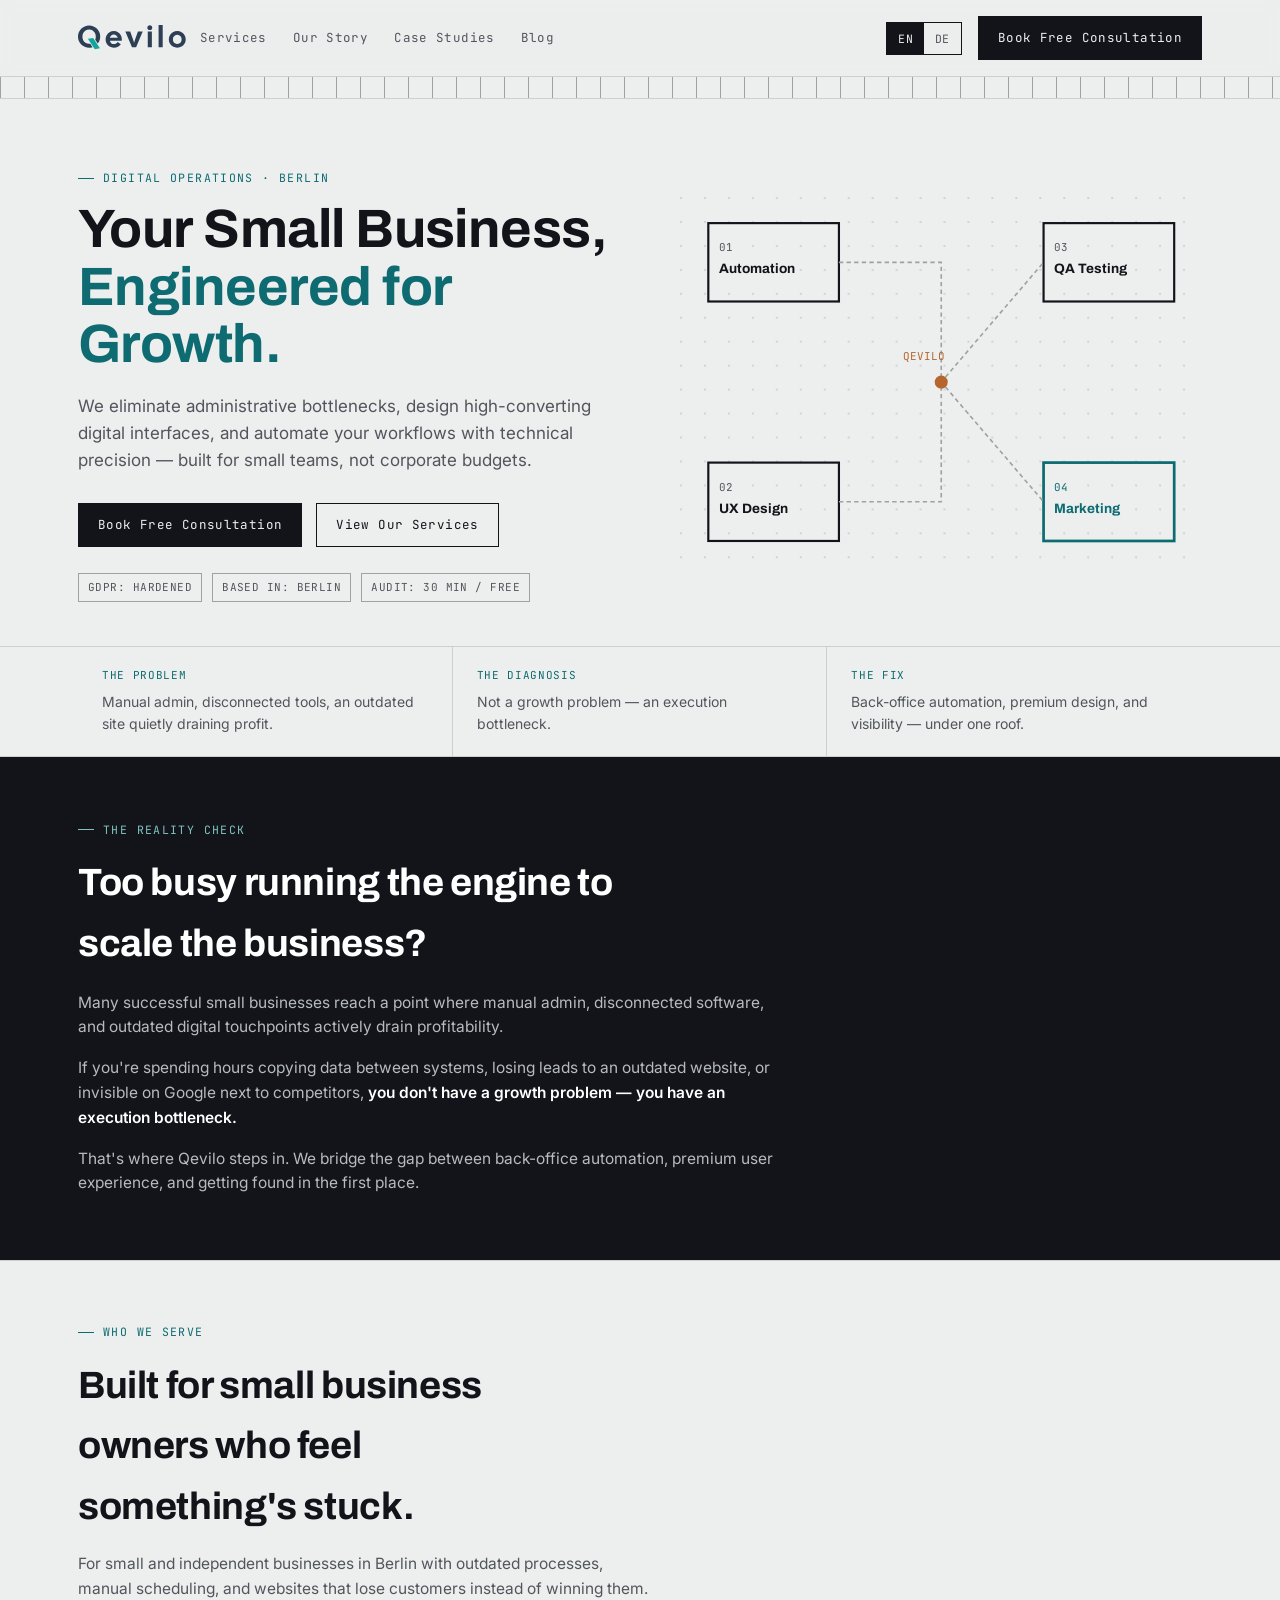
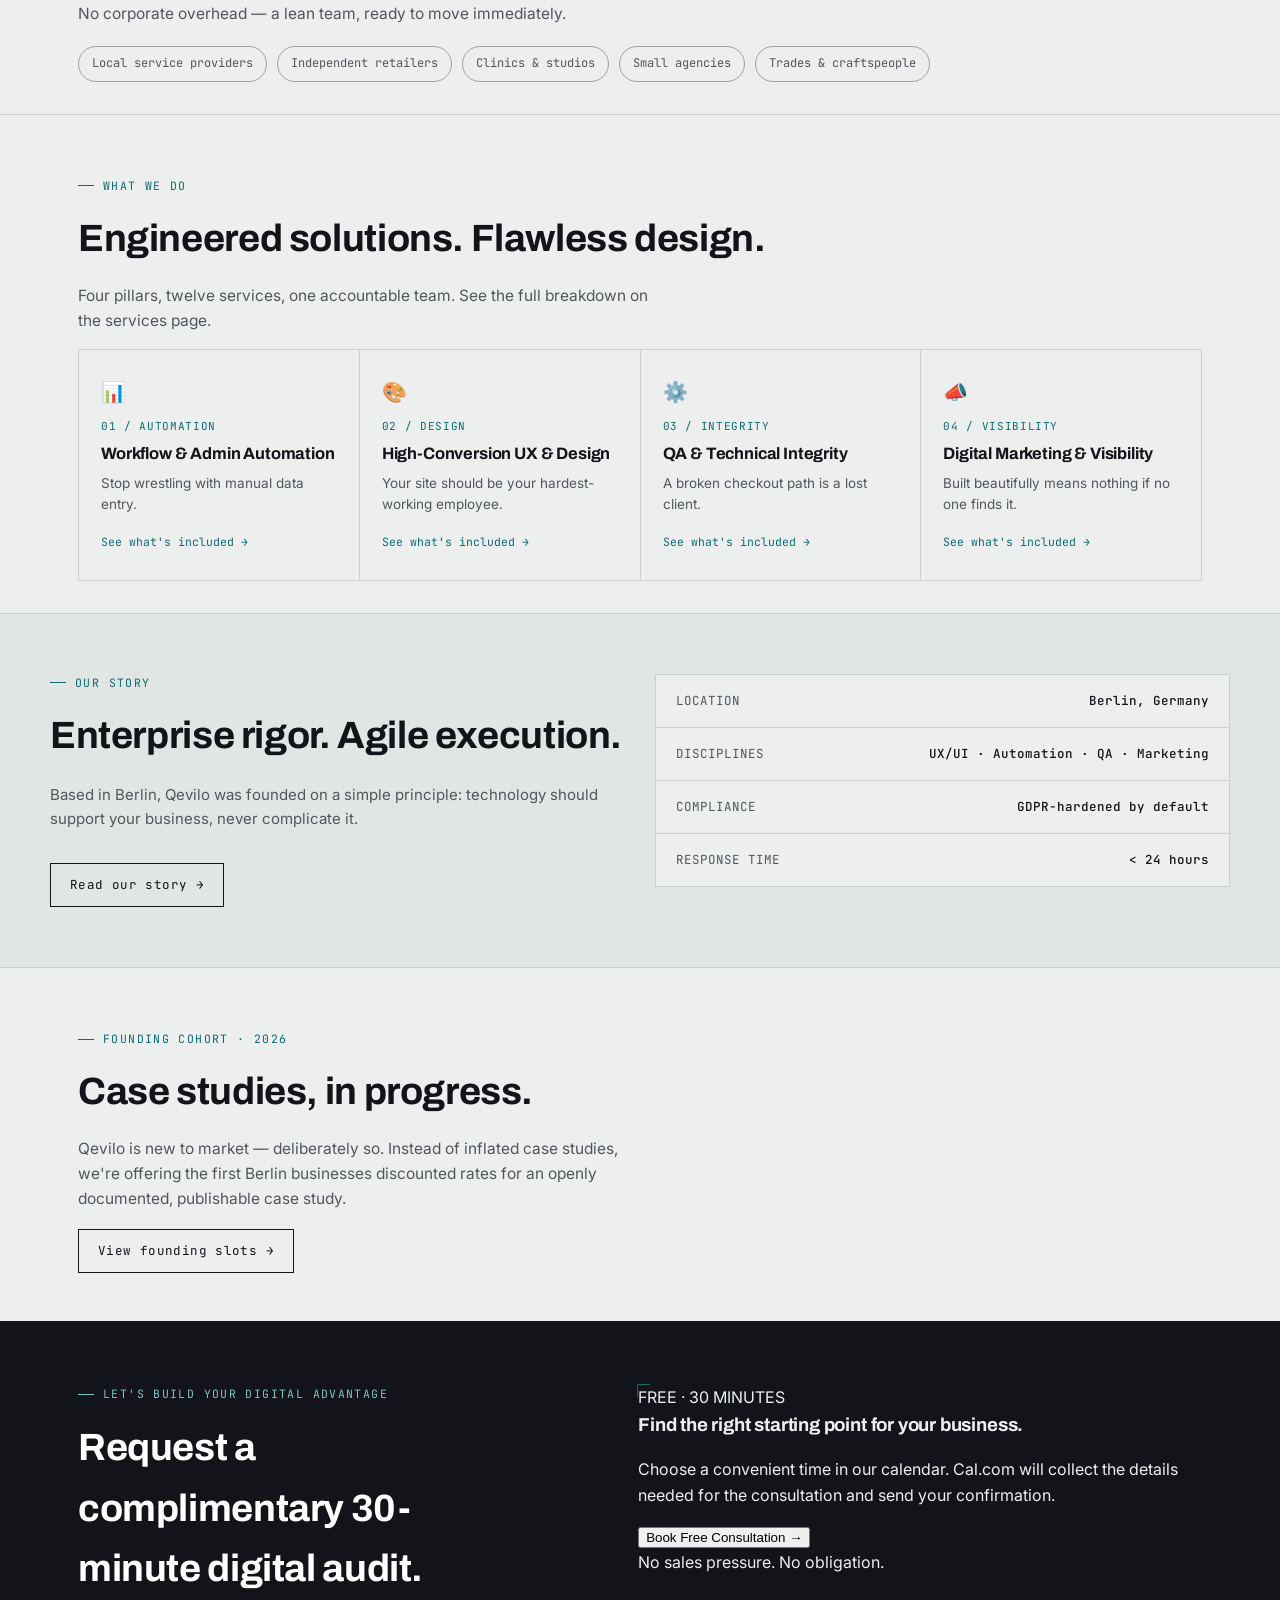
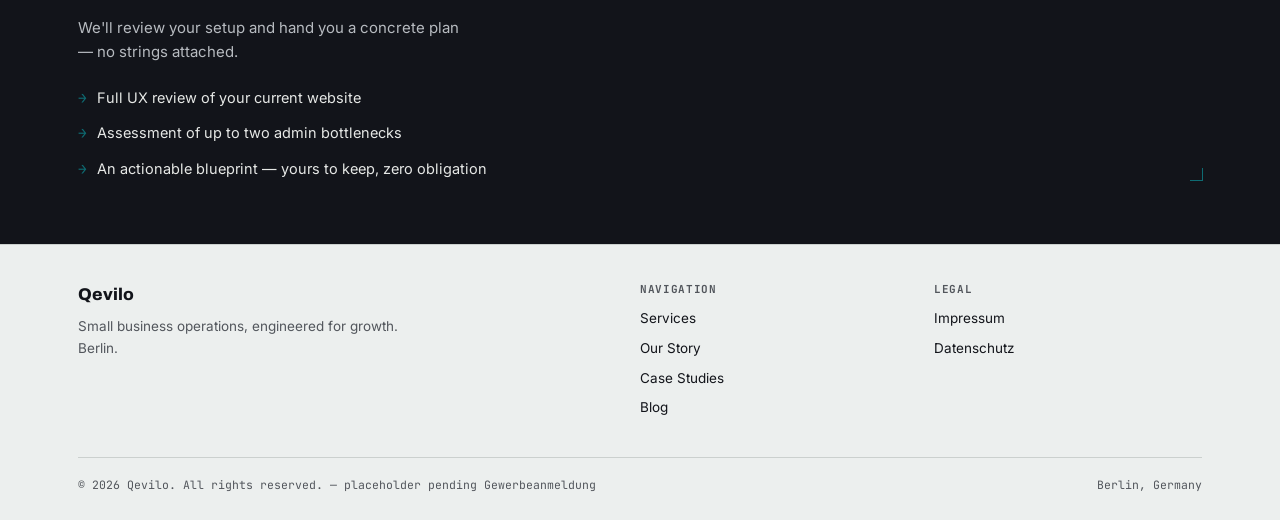
<file: index.html>
<!DOCTYPE html>
<html lang="en" id="htmlRoot">
<head>
<meta charset="UTF-8">
<meta name="viewport" content="width=device-width, initial-scale=1.0">
<title>Qevilo — Business Operations, Engineered for Growth</title>
<link rel="preconnect" href="https://fonts.googleapis.com">
<link href="https://fonts.googleapis.com/css2?family=Archivo:wght@500;600;700;800&family=Inter:wght@400;500;600&family=JetBrains+Mono:wght@400;500&display=swap" rel="stylesheet">
<style>
:root{
  --paper:#ECEFEE; --paper-alt:#E1E5E3; --ink:#12141A; --ink-soft:#52565C;
  --teal:#0E6B72; --teal-soft:#DCEAE9; --copper:#B5652D;
  --line:#CBD0CE; --line-strong:#9CA3A0;
  --display:'Archivo',sans-serif; --body:'Inter',sans-serif; --mono:'JetBrains Mono',monospace;
}
*{box-sizing:border-box;}
html{scroll-behavior:smooth;}
body{margin:0;background:var(--paper);color:var(--ink);font-family:var(--body);line-height:1.6;font-size:16px;-webkit-font-smoothing:antialiased;}
a{color:inherit;text-decoration:none;}
.wrap{max-width:1180px;margin:0 auto;padding:0 28px;}
h1,h2,h3{font-family:var(--display);font-weight:700;margin:0;letter-spacing:-0.01em;}
h2{font-size:clamp(27px,3.2vw,38px);}
.eyebrow{font-family:var(--mono);font-size:11.5px;letter-spacing:.12em;text-transform:uppercase;color:var(--teal);display:flex;align-items:center;gap:9px;margin-bottom:14px;}
.eyebrow::before{content:"";width:16px;height:1px;background:var(--teal);}
.spec-tag{font-family:var(--mono);font-size:11px;letter-spacing:.04em;padding:5px 9px;border:1px solid var(--line-strong);color:var(--ink-soft);display:inline-block;}
.ruler{height:22px;background-image:repeating-linear-gradient(90deg,var(--line-strong) 0 1px,transparent 1px 24px);border-bottom:1px solid var(--line);}
.bracket{position:relative;}
.bracket::before,.bracket::after{content:"";position:absolute;width:12px;height:12px;border:1.5px solid var(--teal);pointer-events:none;}
.bracket::before{top:-1px;left:-1px;border-right:none;border-bottom:none;}
.bracket::after{bottom:-1px;right:-1px;border-left:none;border-top:none;}

/* HEADER */
header{position:sticky;top:0;z-index:50;background:rgba(236,239,238,.94);backdrop-filter:blur(6px);border-bottom:1px solid var(--line);}
.navrow{display:flex;align-items:center;justify-content:space-between;padding:16px 28px;max-width:1180px;margin:0 auto;gap:14px;}
.brand{display:flex;align-items:center;}
.brand svg{height:26px;width:auto;display:block;}
.nav-right{display:flex;align-items:center;gap:16px;margin-left:auto;}
nav{display:none;gap:26px;align-items:center;}
@media(min-width:980px){nav{display:flex;}}
nav a{font-family:var(--mono);font-size:12.5px;letter-spacing:.03em;color:var(--ink-soft);}
nav a:hover, nav a.active{color:var(--teal);}
.btn{font-family:var(--mono);font-size:12.5px;letter-spacing:.03em;padding:11px 19px;cursor:pointer;border:1px solid var(--ink);transition:all .15s;display:inline-block;}
.btn-primary{background:var(--ink);color:var(--paper);}
.btn-primary:hover{background:var(--teal);border-color:var(--teal);}
.btn-ghost{background:transparent;color:var(--ink);}
.btn-ghost:hover{border-color:var(--teal);color:var(--teal);}
.nav-cta{display:none;}
@media(min-width:720px){.nav-cta{display:inline-block;}}
.lang-toggle{display:flex;border:1px solid var(--ink);font-family:var(--mono);flex:none;}
.lang-btn{padding:8px 11px;background:transparent;border:none;cursor:pointer;color:var(--ink-soft);font-family:var(--mono);font-size:11.5px;letter-spacing:.03em;}
.lang-btn.active{background:var(--ink);color:var(--paper);}

/* SUBPAGE HERO */
.subhero{padding:56px 0 40px;border-bottom:1px solid var(--line);}
.subhero h1{font-size:clamp(32px,4.4vw,48px);line-height:1.08;max-width:20ch;}
.subhero p.lead{font-size:16.5px;color:var(--ink-soft);max-width:56ch;margin:18px 0 0;}
.crumb{font-family:var(--mono);font-size:11.5px;color:var(--ink-soft);margin-bottom:16px;}
.crumb a:hover{color:var(--teal);}

/* HOME HERO */
.hero{padding:70px 0 44px;}
.hero-grid{display:grid;grid-template-columns:1fr;gap:40px;align-items:center;}
@media(min-width:980px){.hero-grid{grid-template-columns:1.05fr .95fr;gap:24px;}}
.hero h1{font-size:clamp(34px,4.6vw,54px);line-height:1.06;}
.hero h1 .accent{color:var(--teal);}
.hero p.lead{font-size:17px;color:var(--ink-soft);max-width:48ch;margin:20px 0 28px;}
.hero-ctas{display:flex;gap:14px;flex-wrap:wrap;}
.spec-strip{display:flex;gap:10px;flex-wrap:wrap;margin-top:26px;}

.stripline{border-top:1px solid var(--line);border-bottom:1px solid var(--line);}
.stripgrid{display:grid;grid-template-columns:repeat(2,1fr);}
@media(min-width:720px){.stripgrid{grid-template-columns:repeat(3,1fr);}}
.stripcell{padding:20px 24px;border-right:1px solid var(--line);}
.stripcell:last-child{border-right:none;}
.stripcell p{margin:0;font-size:14px;color:var(--ink-soft);}
.stripcell .lbl{font-family:var(--mono);font-size:11px;color:var(--teal);letter-spacing:.06em;text-transform:uppercase;margin-bottom:6px;}

.sec-head{padding:62px 0 32px;}
.sec-head h2{max-width:20ch;}
.sec-sub{color:var(--ink-soft);max-width:58ch;margin-top:14px;font-size:15.5px;}

/* AUDIENCE CHIPS */
.chip-row{display:flex;gap:10px;flex-wrap:wrap;margin-top:20px;}
.chip{font-family:var(--mono);font-size:12px;padding:7px 13px;border:1px solid var(--line-strong);border-radius:999px;color:var(--ink-soft);}

/* PAIN */
.pain{background:var(--ink);color:var(--paper);}
.pain .eyebrow{color:#7FC4C0;}
.pain .eyebrow::before{background:#7FC4C0;}
.pain h2{color:#fff;max-width:24ch;}
.pain p{color:#B7BBC0;font-size:15.5px;max-width:70ch;margin:16px 0 0;}
.pain p strong{color:#fff;font-weight:600;}

/* GLANCE GRID (services discoverability) */
.glance-grid{display:grid;grid-template-columns:repeat(2,1fr);gap:1px;background:var(--line);border:1px solid var(--line);margin-top:24px;}
@media(min-width:700px){.glance-grid{grid-template-columns:repeat(4,1fr);}}
.glance-tile{background:var(--paper);padding:20px 16px;transition:background .15s;}
.glance-tile:hover{background:var(--teal-soft);}
.glance-tile .gicon{font-size:18px;margin-bottom:8px;}
.glance-tile .gtitle{font-family:var(--display);font-weight:700;font-size:13.5px;line-height:1.3;margin-bottom:4px;}
.glance-tile .gline{font-size:12px;color:var(--ink-soft);line-height:1.4;}

/* PILLARS */
.pillar-block{padding:50px 0;border-top:1px solid var(--line);}
.pillar-head{display:flex;align-items:baseline;gap:14px;flex-wrap:wrap;margin-bottom:8px;}
.pillar-head .picon{font-size:24px;}
.pillar-head h2{font-size:26px;max-width:none;}
.pillar-intro{color:var(--ink-soft);font-size:15px;max-width:64ch;margin:10px 0 26px;}
.svc-grid{display:grid;grid-template-columns:1fr;gap:1px;background:var(--line);border:1px solid var(--line);}
@media(min-width:760px){.svc-grid{grid-template-columns:repeat(3,1fr);}}
.svc-card{background:var(--paper);padding:24px 22px;}
.svc-card .snum{font-family:var(--mono);font-size:11px;color:var(--teal);letter-spacing:.06em;margin-bottom:8px;}
.svc-card h3{font-size:16.5px;margin:0 0 9px;line-height:1.35;}
.svc-card p{font-size:13.5px;color:var(--ink-soft);margin:0 0 10px;}
.svc-card .outcome{font-family:var(--mono);font-size:11.5px;color:var(--copper);border-top:1px solid var(--line);padding-top:10px;margin-top:10px;}

/* Legacy compact pillar card (used on home teaser) */
.pillars-grid{display:grid;grid-template-columns:1fr;gap:1px;background:var(--line);border:1px solid var(--line);margin-top:10px;}
@media(min-width:820px){.pillars-grid{grid-template-columns:repeat(4,1fr);}}
.pillar-card{background:var(--paper);padding:26px 22px;}
.pillar-card .picon{font-size:20px;margin-bottom:10px;}
.pillar-card .pnum{font-family:var(--mono);font-size:11px;color:var(--teal);letter-spacing:.06em;}
.pillar-card h3{font-size:16.5px;margin:8px 0 8px;line-height:1.3;}
.pillar-card>p.desc{font-size:13.5px;color:var(--ink-soft);margin:0 0 12px;}
.pillar-card .more{font-family:var(--mono);font-size:11.5px;color:var(--teal);}

/* LIFECYCLE */
.life-list{display:grid;grid-template-columns:1fr;gap:1px;background:var(--line);border:1px solid var(--line);margin-top:20px;}
@media(min-width:820px){.life-list{grid-template-columns:repeat(3,1fr);}}
.life-item{background:var(--paper);padding:26px 24px;}
.life-item .ln{font-family:var(--mono);font-size:11px;color:var(--copper);letter-spacing:.06em;margin-bottom:8px;}
.life-item h4{font-family:var(--display);font-size:17px;margin:0 0 8px;font-weight:700;}
.life-item p{font-size:13.5px;color:var(--ink-soft);margin:0;}

/* VALUES (our story) */
.value-grid{display:grid;grid-template-columns:1fr;gap:1px;background:var(--line);border:1px solid var(--line);margin-top:20px;}
@media(min-width:760px){.value-grid{grid-template-columns:repeat(3,1fr);}}
.value-card{background:var(--paper);padding:26px 22px;}
.value-card .vnum{font-family:var(--mono);font-size:11px;color:var(--teal);letter-spacing:.06em;margin-bottom:8px;}
.value-card h3{font-size:17px;margin:0 0 8px;}
.value-card p{font-size:13.5px;color:var(--ink-soft);margin:0;}

.who{border-top:1px solid var(--line);border-bottom:1px solid var(--line);}

.about{border-top:1px solid var(--line);border-bottom:1px solid var(--line);background:var(--paper-alt);}
.about-grid{display:grid;grid-template-columns:1fr;gap:30px;padding:60px 0;}
@media(min-width:900px){.about-grid{grid-template-columns:1fr 1fr;}}
.about h2{max-width:none;}
.about p{color:var(--ink-soft);font-size:15px;margin:16px 0 0;}
.about-specs{display:flex;flex-direction:column;gap:1px;background:var(--line);border:1px solid var(--line);align-self:start;}
.about-spec{background:var(--paper);padding:16px 20px;display:flex;justify-content:space-between;font-family:var(--mono);font-size:12.5px;gap:10px;}
.about-spec span:first-child{color:var(--ink-soft);}
.about-spec span:last-child{color:var(--ink);font-weight:500;text-align:right;}

/* CASE STUDIES / PILOT */
.pilot-grid{display:grid;grid-template-columns:1fr;gap:1px;background:var(--line);border:1px solid var(--line);margin-top:20px;}
@media(min-width:800px){.pilot-grid{grid-template-columns:repeat(3,1fr);}}
.pilot-card{background:var(--paper);padding:26px 22px;}
.pilot-card .slot{font-family:var(--mono);font-size:11px;color:var(--teal);letter-spacing:.06em;margin-bottom:9px;}
.pilot-card h4{font-family:var(--display);font-size:17px;margin:0 0 8px;}
.pilot-card p{color:var(--ink-soft);font-size:13.5px;margin:0;}

.includes-grid{display:grid;grid-template-columns:1fr;gap:1px;background:var(--line);border:1px solid var(--line);margin-top:20px;}
@media(min-width:760px){.includes-grid{grid-template-columns:repeat(2,1fr);}}
.includes-card{background:var(--paper);padding:22px;display:flex;gap:14px;align-items:flex-start;}
.includes-card .inum{font-family:var(--mono);font-size:13px;color:var(--copper);flex:none;}
.includes-card h4{font-size:15.5px;margin:0 0 6px;}
.includes-card p{font-size:13.5px;color:var(--ink-soft);margin:0;}

/* BLOG */
.blog-grid{display:grid;grid-template-columns:1fr;gap:20px;margin-top:16px;}
@media(min-width:760px){.blog-grid{grid-template-columns:repeat(3,1fr);}}
.blog-card{border:1px solid var(--line);background:var(--paper);padding:20px;display:flex;flex-direction:column;}
.blog-card .date{font-family:var(--mono);font-size:11px;color:var(--teal);margin-bottom:8px;}
.blog-card h3{font-size:16px;margin:0 0 8px;line-height:1.35;}
.blog-card p{font-size:13.5px;color:var(--ink-soft);margin:0;flex:1;}
.blog-card .rd{font-family:var(--mono);font-size:11.5px;color:var(--ink-soft);margin-top:14px;}
.notify-box{border:1px solid var(--line);background:var(--paper-alt);padding:28px 26px;margin-top:34px;display:flex;flex-wrap:wrap;gap:16px;align-items:center;justify-content:space-between;}
.notify-box h4{font-size:16px;margin:0 0 4px;}
.notify-box p{font-size:13px;color:var(--ink-soft);margin:0;}
.notify-form{display:flex;gap:8px;flex-wrap:wrap;}
.notify-form input{padding:10px 12px;border:1px solid var(--line-strong);background:var(--paper);font-family:var(--body);font-size:13.5px;min-width:220px;}
.notify-form button{padding:10px 16px;background:var(--ink);color:var(--paper);border:none;font-family:var(--mono);font-size:12.5px;cursor:pointer;}
.notify-form button:hover{background:var(--teal);}

/* FINAL CTA / FORM */
.final-cta{background:var(--ink);color:var(--paper);}
.final-grid{display:grid;grid-template-columns:1fr;gap:0;padding:64px 0;}
@media(min-width:940px){.final-grid{grid-template-columns:.95fr 1.05fr;gap:50px;}}
.final-cta h2{color:#fff;max-width:18ch;}
.final-cta .eyebrow{color:#7FC4C0;}
.final-cta .eyebrow::before{background:#7FC4C0;}
.final-intro{color:#B7BBC0;font-size:15px;margin:16px 0 22px;max-width:44ch;}
.checklist{list-style:none;margin:0;padding:0;display:flex;flex-direction:column;gap:12px;}
.checklist li{display:flex;gap:10px;align-items:flex-start;font-size:14.5px;color:#E6E8E6;}
.checklist li .ck{color:var(--teal);font-family:var(--mono);flex:none;}
.form-panel{background:var(--paper);color:var(--ink);padding:32px 28px;}
.field{margin-bottom:15px;}
.field label{display:block;font-family:var(--mono);font-size:11px;letter-spacing:.05em;text-transform:uppercase;color:var(--ink-soft);margin-bottom:7px;}
.field input,.field select,.field textarea{width:100%;padding:11px 12px;border:1px solid var(--line-strong);background:var(--paper);font-family:var(--body);font-size:14.5px;color:var(--ink);}
.field input:focus,.field select:focus,.field textarea:focus{outline:2px solid var(--teal);outline-offset:1px;border-color:var(--teal);}
.field-row{display:grid;grid-template-columns:1fr 1fr;gap:14px;}
.slot-grid{display:grid;grid-template-columns:repeat(3,1fr);gap:8px;margin-top:6px;}
.slot{font-family:var(--mono);font-size:12px;padding:9px 6px;text-align:center;border:1px solid var(--line-strong);cursor:pointer;background:var(--paper);transition:all .12s;}
.slot:hover{border-color:var(--teal);}
.slot.active{background:var(--teal);color:#fff;border-color:var(--teal);}
.submit-btn{width:100%;padding:14px;background:var(--ink);color:var(--paper);border:none;font-family:var(--mono);font-size:13px;letter-spacing:.04em;cursor:pointer;margin-top:4px;transition:background .15s;}
.submit-btn:hover{background:var(--teal);}
.form-note{font-family:var(--mono);font-size:11.5px;color:var(--ink-soft);margin-top:12px;}
.confirm{display:none;text-align:center;padding:30px 10px;}
.confirm.show{display:block;}
.confirm .check{width:42px;height:42px;border-radius:50%;background:var(--teal);color:#fff;display:flex;align-items:center;justify-content:center;margin:0 auto 14px;font-size:19px;}
.confirm h4{font-family:var(--display);font-size:18px;margin:0 0 8px;}
.confirm p{color:var(--ink-soft);font-size:13.5px;}

footer{border-top:1px solid var(--line);padding:36px 0 26px;}
.foot-grid{display:grid;grid-template-columns:1fr;gap:26px;}
@media(min-width:760px){.foot-grid{grid-template-columns:2fr 1fr 1fr;}}
.foot-brand{font-family:var(--display);font-weight:800;font-size:17px;margin-bottom:8px;}
.foot-col h5{font-family:var(--mono);font-size:11px;text-transform:uppercase;letter-spacing:.06em;color:var(--ink-soft);margin:0 0 10px;}
.foot-col a{display:block;font-size:13.5px;color:var(--ink);margin-bottom:8px;}
.foot-col a:hover{color:var(--teal);}
.foot-bottom{margin-top:30px;padding-top:18px;border-top:1px solid var(--line);display:flex;justify-content:space-between;flex-wrap:wrap;gap:10px;font-family:var(--mono);font-size:11.5px;color:var(--ink-soft);}
::selection{background:var(--teal);color:#fff;}
@media (prefers-reduced-motion: reduce){html{scroll-behavior:auto;}}

</style>
</head>
<body>

<header>
  <div class="navrow">
    <a href="index.html" class="brand" aria-label="Qevilo home">
      <svg width="713" height="172" viewBox="0 0 713 172" fill="none" xmlns="http://www.w3.org/2000/svg">
<path d="M73.7305 3.43359C84.2344 3.43363 93.9304 5.38669 102.818 9.29199C111.706 13.0626 119.449 18.3147 126.048 25.0479C132.646 31.7811 137.764 39.5916 141.4 48.4795C145.171 57.3675 147.057 66.8619 147.057 76.9619C147.057 87.3312 145.104 97.0946 141.198 106.252C138.55 112.37 135.219 117.929 131.209 122.933L114.1 96.9043C116.543 90.8676 117.767 84.2204 117.767 76.9619C117.767 68.3434 115.948 60.4654 112.312 53.3281C108.811 46.1908 103.761 40.4675 97.1621 36.1582C90.6982 31.8489 82.8877 29.6944 73.7305 29.6943C64.5732 29.6943 56.6278 31.8489 49.8945 36.1582C43.2959 40.4675 38.178 46.1908 34.542 53.3281C31.0407 60.4654 29.29 68.3434 29.29 76.9619C29.29 85.4457 31.0408 93.2563 34.542 100.394C38.178 107.531 43.2959 113.255 49.8945 117.564C56.6278 121.739 64.5733 123.826 73.7305 123.826C76.2434 123.826 78.6713 123.655 81.0146 123.315L96.3408 146.631C94.0353 147.337 91.6834 147.951 89.2842 148.47C84.3016 149.547 79.117 150.086 73.7305 150.086C63.2265 150.086 53.4631 148.2 44.4404 144.43C35.5524 140.659 27.7411 135.407 21.0078 128.674C14.4093 121.941 9.22471 114.197 5.4541 105.444C1.8181 96.5563 0 87.0619 0 76.9619C7.3242e-06 66.8619 1.81811 57.3675 5.4541 48.4795C9.22473 39.5917 14.4093 31.7811 21.0078 25.0479C27.7411 18.3145 35.5524 13.0627 44.4404 9.29199C53.463 5.38671 63.2265 3.43359 73.7305 3.43359ZM236.856 39.7939C247.36 39.794 256.585 42.285 264.53 47.2676C272.61 52.2502 278.872 58.9838 283.316 67.4678C287.895 75.817 290.185 85.0417 290.185 95.1416C290.185 96.6229 290.117 98.1721 289.982 99.7881C289.848 101.404 289.645 103.087 289.376 104.838H210.798C212.279 111.033 215.243 116.083 219.687 119.988C224.265 123.893 229.989 125.846 236.856 125.846C242.782 125.846 247.899 124.499 252.208 121.806C256.652 119.112 260.086 115.746 262.51 111.706L283.721 127.664C279.546 134.263 273.284 139.65 264.935 143.824C256.585 147.999 247.226 150.086 236.856 150.086C226.083 150.086 216.589 147.595 208.374 142.612C200.16 137.63 193.763 131.031 189.185 122.816C184.741 114.467 182.519 105.242 182.519 95.1416C182.519 85.0417 184.875 75.817 189.588 67.4678C194.301 58.9838 200.698 52.2502 208.778 47.2676C216.993 42.285 226.353 39.7939 236.856 39.7939ZM656.763 39.9961C667.67 39.9962 677.299 42.4871 685.648 47.4697C694.132 52.4524 700.731 59.1185 705.444 67.4678C710.292 75.817 712.716 85.0417 712.716 95.1416C712.716 105.242 710.292 114.467 705.444 122.816C700.731 131.031 694.132 137.63 685.648 142.612C677.299 147.595 667.67 150.086 656.763 150.086C645.989 150.086 636.36 147.595 627.876 142.612C619.392 137.63 612.726 131.031 607.878 122.816C603.165 114.467 600.809 105.242 600.809 95.1416C600.809 85.0417 603.165 75.817 607.878 67.4678C612.726 59.1185 619.392 52.4524 627.876 47.4697C636.36 42.4871 645.989 39.9961 656.763 39.9961ZM366.539 102.414C368.424 107.801 369.905 113.389 370.982 119.18C372.06 113.389 373.541 107.801 375.427 102.414L396.435 42.4199H428.148L384.517 147.46H357.045L313.211 42.4199H345.53L366.539 102.414ZM488.762 147.46H461.491V42.4199H488.762V147.46ZM560.439 147.46H533.17V0H560.439V147.46ZM656.763 64.8418C650.972 64.8418 645.922 66.256 641.612 69.084C637.303 71.7773 633.937 75.4135 631.513 79.9922C629.223 84.5708 628.078 89.6204 628.078 95.1416C628.078 100.528 629.223 105.511 631.513 110.09C633.937 114.668 637.303 118.372 641.612 121.2C645.922 123.893 650.972 125.24 656.763 125.24C662.553 125.24 667.603 123.893 671.912 121.2C676.221 118.372 679.521 114.669 681.811 110.09C684.234 105.511 685.446 100.528 685.446 95.1416C685.446 89.6205 684.234 84.5707 681.811 79.9922C679.521 75.4135 676.221 71.7773 671.912 69.084C667.603 66.2561 662.553 64.8419 656.763 64.8418ZM236.452 63.2256C229.988 63.2256 224.467 65.1788 219.889 69.084C215.31 72.9893 212.279 78.1064 210.798 84.4355H262.712C261.231 78.6451 258.133 73.6628 253.42 69.4883C248.841 65.3136 243.185 63.2256 236.452 63.2256ZM475.025 1.61621C479.739 1.61624 483.644 3.23194 486.741 6.46387C489.839 9.5612 491.388 13.2649 491.388 17.5742C491.388 22.1528 489.838 25.9906 486.741 29.0879C483.644 32.1852 479.739 33.7343 475.025 33.7344C470.447 33.7344 466.542 32.1851 463.31 29.0879C460.212 25.856 458.663 22.0181 458.663 17.5742C458.663 13.2649 460.212 9.5612 463.31 6.46387C466.542 3.232 470.447 1.61621 475.025 1.61621Z" fill="#2D3F54"/>
<path d="M65.3455 90.7039L100.726 86.46L145.047 153.884L110.871 159.96L65.3455 90.7039Z" fill="#0FA69D"/>
</svg>
    </a>
    <nav>
      <a href="services.html" data-en="Services" data-de="Leistungen">Services</a>
      <a href="our-story.html" data-en="Our Story" data-de="Unsere Geschichte">Our Story</a>
      <a href="case-studies.html" data-en="Case Studies" data-de="Referenzen">Case Studies</a>
      <a href="blog.html" data-en="Blog" data-de="Blog">Blog</a>
    </nav>
    <div class="nav-right">
      <div class="lang-toggle">
        <button class="lang-btn active" data-lang="en">EN</button>
        <button class="lang-btn" data-lang="de">DE</button>
      </div>
     <a
  href="#"
  class="btn btn-primary nav-cta"
  data-en="Book Free Consultation"
  data-de="Kostenlose Beratung buchen"
  data-cal-link="qevilo/30min"
  data-cal-namespace="30min"
  data-cal-config='{"layout":"month_view","useSlotsViewOnSmallScreen":"true"}'
>
  Book Free Consultation
</a>
    </div>
  </div>
</header>

<main>

  <div class="ruler"></div>
  <section class="hero">
    <div class="wrap hero-grid">
      <div>
        <div class="eyebrow" data-en="DIGITAL OPERATIONS · BERLIN" data-de="DIGITALE PROZESSE · BERLIN">DIGITAL OPERATIONS · BERLIN</div>
        <h1>
          <span data-en="Your Small Business," data-de="Ihr kleines Unternehmen,">Your Small Business,</span><br>
          <span class="accent" data-en="Engineered for Growth." data-de="Konstruiert für Wachstum.">Engineered for Growth.</span>
        </h1>
        <p class="lead" data-en="We eliminate administrative bottlenecks, design high-converting digital interfaces, and automate your workflows with technical precision — built for small teams, not corporate budgets." data-de="Wir beseitigen administrative Engpässe, gestalten konversionsstarke digitale Oberflächen und automatisieren Ihre Abläufe mit technischer Präzision — für kleine Teams, nicht für Konzernbudgets.">We eliminate administrative bottlenecks, design high-converting digital interfaces, and automate your workflows with technical precision — built for small teams, not corporate budgets.</p>
        <div class="hero-ctas">
          <a
  href="#"
  class="btn btn-primary"
  data-en="Book Free Consultation"
  data-de="Kostenlose Beratung buchen"
  data-cal-link="qevilo/30min"
  data-cal-namespace="30min"
  data-cal-config='{"layout":"month_view","useSlotsViewOnSmallScreen":"true"}'
>
  Book Free Consultation
</a>
          <a href="services.html" class="btn btn-ghost" data-en="View Our Services" data-de="Leistungen ansehen">View Our Services</a>
        </div>
        <div class="spec-strip">
          <span class="spec-tag" data-en="GDPR: HARDENED" data-de="DSGVO: GEHÄRTET">GDPR: HARDENED</span>
          <span class="spec-tag" data-en="BASED IN: BERLIN" data-de="STANDORT: BERLIN">BASED IN: BERLIN</span>
          <span class="spec-tag" data-en="AUDIT: 30 MIN / FREE" data-de="AUDIT: 30 MIN / KOSTENLOS">AUDIT: 30 MIN / FREE</span>
        </div>
      </div>
      <div>
        <svg viewBox="0 0 480 340" width="100%" xmlns="http://www.w3.org/2000/svg" role="img" aria-label="Schematic showing four connected operational systems">
          <defs><pattern id="dots" width="22" height="22" patternUnits="userSpaceOnUse"><circle cx="1" cy="1" r="1" fill="#CBD0CE"/></pattern></defs>
          <rect width="480" height="340" fill="url(#dots)"/>
          <rect x="26" y="24" width="120" height="72" fill="none" stroke="#12141A" stroke-width="2"/>
          <text x="36" y="50" font-family="JetBrains Mono, monospace" font-size="10" fill="#52565C">01</text>
          <text x="36" y="70" font-family="Archivo, sans-serif" font-size="12.5" font-weight="700" fill="#12141A" data-en="Automation" data-de="Automatisierung">Automation</text>
          <rect x="26" y="244" width="120" height="72" fill="none" stroke="#12141A" stroke-width="2"/>
          <text x="36" y="270" font-family="JetBrains Mono, monospace" font-size="10" fill="#52565C">02</text>
          <text x="36" y="290" font-family="Archivo, sans-serif" font-size="12.5" font-weight="700" fill="#12141A" data-en="UX Design" data-de="UX-Design">UX Design</text>
          <rect x="334" y="24" width="120" height="72" fill="none" stroke="#12141A" stroke-width="2"/>
          <text x="344" y="50" font-family="JetBrains Mono, monospace" font-size="10" fill="#52565C">03</text>
          <text x="344" y="70" font-family="Archivo, sans-serif" font-size="12.5" font-weight="700" fill="#12141A" data-en="QA Testing" data-de="QA-Tests">QA Testing</text>
          <rect x="334" y="244" width="120" height="72" fill="none" stroke="#0E6B72" stroke-width="2.5"/>
          <text x="344" y="270" font-family="JetBrains Mono, monospace" font-size="10" fill="#0E6B72">04</text>
          <text x="344" y="290" font-family="Archivo, sans-serif" font-size="12.5" font-weight="700" fill="#0E6B72" data-en="Marketing" data-de="Marketing">Marketing</text>
          <path d="M146 60 L240 60 L240 170 L334 60" fill="none" stroke="#9CA3A0" stroke-width="1.5" stroke-dasharray="4 3"/>
          <path d="M146 280 L240 280 L240 170 L334 280" fill="none" stroke="#9CA3A0" stroke-width="1.5" stroke-dasharray="4 3"/>
          <circle cx="240" cy="170" r="6" fill="#B5652D"/>
          <text x="205" y="150" font-family="JetBrains Mono, monospace" font-size="10" fill="#B5652D">QEVILO</text>
        </svg>
      </div>
    </div>
  </section>

  <div class="stripline">
    <div class="wrap stripgrid">
      <div class="stripcell"><div class="lbl" data-en="The Problem" data-de="Das Problem">The Problem</div><p data-en="Manual admin, disconnected tools, an outdated site quietly draining profit." data-de="Manuelle Verwaltung, getrennte Tools und eine veraltete Webseite kosten still und leise Umsatz.">Manual admin, disconnected tools, an outdated site quietly draining profit.</p></div>
      <div class="stripcell"><div class="lbl" data-en="The Diagnosis" data-de="Die Diagnose">The Diagnosis</div><p data-en="Not a growth problem — an execution bottleneck." data-de="Kein Wachstumsproblem — ein Umsetzungsengpass.">Not a growth problem — an execution bottleneck.</p></div>
      <div class="stripcell"><div class="lbl" data-en="The Fix" data-de="Die Lösung">The Fix</div><p data-en="Back-office automation, premium design, and visibility — under one roof." data-de="Backoffice-Automatisierung, erstklassiges Design und Sichtbarkeit — aus einer Hand.">Back-office automation, premium design, and visibility — under one roof.</p></div>
    </div>
  </div>

  <!-- PAIN -->
  <section class="pain">
    <div class="wrap" style="padding:64px 28px;">
      <div class="eyebrow" data-en="THE REALITY CHECK" data-de="DIE EHRLICHE BESTANDSAUFNAHME">THE REALITY CHECK</div>
      <h2 data-en="Too busy running the engine to scale the business?" data-de="Zu beschäftigt mit dem Tagesgeschäft, um zu wachsen?">Too busy running the engine to scale the business?</h2>
      <p data-en="Many successful small businesses reach a point where manual admin, disconnected software, and outdated digital touchpoints actively drain profitability." data-de="Viele erfolgreiche kleine Unternehmen erreichen einen Punkt, an dem manuelle Verwaltung, getrennte Software und veraltete digitale Kontaktpunkte aktiv die Rentabilität schmälern.">Many successful small businesses reach a point where manual admin, disconnected software, and outdated digital touchpoints actively drain profitability.</p>
      <p data-en-html="If you're spending hours copying data between systems, losing leads to an outdated website, or invisible on Google next to competitors, <strong>you don't have a growth problem — you have an execution bottleneck.</strong>" data-de-html="Wenn Sie Stunden damit verbringen, Daten zwischen Systemen zu übertragen, Anfragen wegen einer veralteten Webseite verlieren oder bei Google neben der Konkurrenz unsichtbar sind, <strong>haben Sie kein Wachstumsproblem — Sie haben einen Umsetzungsengpass.</strong>">If you're spending hours copying data between systems, losing leads to an outdated website, or invisible on Google next to competitors, <strong>you don't have a growth problem — you have an execution bottleneck.</strong></p>
      <p data-en="That's where Qevilo steps in. We bridge the gap between back-office automation, premium user experience, and getting found in the first place." data-de="Genau hier setzt Qevilo an. Wir schließen die Lücke zwischen Backoffice-Automatisierung, erstklassiger Nutzererfahrung und Sichtbarkeit.">That's where Qevilo steps in. We bridge the gap between back-office automation, premium user experience, and getting found in the first place.</p>
    </div>
  </section>

  <!-- WHO WE SERVE -->
  <section class="who sec-head">
    <div class="wrap">
      <div class="eyebrow" data-en="WHO WE SERVE" data-de="FÜR WEN">WHO WE SERVE</div>
      <h2 data-en="Built for small business owners who feel something's stuck." data-de="Für Kleinunternehmer:innen, die spüren, dass etwas hakt.">Built for small business owners who feel something's stuck.</h2>
      <p class="sec-sub" data-en="For small and independent businesses in Berlin with outdated processes, manual scheduling, and websites that lose customers instead of winning them. No corporate overhead — a lean team, ready to move immediately." data-de="Für kleine und unabhängige Unternehmen in Berlin mit veralteten Abläufen, manueller Terminplanung und Webseiten, die eher Kunden verlieren als gewinnen. Kein Konzern-Overhead — ein schlankes, sofort einsatzbereites Team.">For small and independent businesses in Berlin with outdated processes, manual scheduling, and websites that lose customers instead of winning them. No corporate overhead — a lean team, ready to move immediately.</p>
      <div class="chip-row">
        <span class="chip" data-en="Local service providers" data-de="Lokale Dienstleister">Local service providers</span>
        <span class="chip" data-en="Independent retailers" data-de="Inhabergeführte Läden">Independent retailers</span>
        <span class="chip" data-en="Clinics &amp; studios" data-de="Praxen &amp; Studios">Clinics &amp; studios</span>
        <span class="chip" data-en="Small agencies" data-de="Kleine Agenturen">Small agencies</span>
        <span class="chip" data-en="Trades &amp; craftspeople" data-de="Handwerk &amp; Gewerbe">Trades &amp; craftspeople</span>
      </div>
    </div>
  </section>

  <!-- SERVICES TEASER -->
  <section id="services" class="sec-head">
    <div class="wrap">
      <div class="eyebrow" data-en="WHAT WE DO" data-de="UNSERE LEISTUNGEN">WHAT WE DO</div>
      <h2 style="max-width:none;" data-en="Engineered solutions. Flawless design." data-de="Konstruierte Lösungen. Makelloses Design.">Engineered solutions. Flawless design.</h2>
      <p class="sec-sub" data-en="Four pillars, twelve services, one accountable team. See the full breakdown on the services page." data-de="Vier Säulen, zwölf Leistungen, ein verantwortliches Team. Die vollständige Übersicht finden Sie auf der Leistungsseite.">Four pillars, twelve services, one accountable team. See the full breakdown on the services page.</p>
      <div class="pillars-grid">
        <div class="pillar-card">
          <div class="picon">📊</div>
          <div class="pnum" data-en="01 / AUTOMATION" data-de="01 / AUTOMATISIERUNG">01 / AUTOMATION</div>
          <h3 data-en="Workflow &amp; Admin Automation" data-de="Workflow- &amp; Verwaltungsautomatisierung">Workflow &amp; Admin Automation</h3>
          <p class="desc" data-en="Stop wrestling with manual data entry." data-de="Schluss mit manueller Dateneingabe.">Stop wrestling with manual data entry.</p>
          <a class="more" href="services.html#automation" data-en="See what's included →" data-de="Details ansehen →">See what's included →</a>
        </div>
        <div class="pillar-card">
          <div class="picon">🎨</div>
          <div class="pnum" data-en="02 / DESIGN" data-de="02 / DESIGN">02 / DESIGN</div>
          <h3 data-en="High-Conversion UX &amp; Design" data-de="Konversionsstarkes UX-Design">High-Conversion UX &amp; Design</h3>
          <p class="desc" data-en="Your site should be your hardest-working employee." data-de="Ihre Webseite sollte Ihr fleißigster Mitarbeiter sein.">Your site should be your hardest-working employee.</p>
          <a class="more" href="services.html#design" data-en="See what's included →" data-de="Details ansehen →">See what's included →</a>
        </div>
        <div class="pillar-card">
          <div class="picon">⚙️</div>
          <div class="pnum" data-en="03 / INTEGRITY" data-de="03 / INTEGRITÄT">03 / INTEGRITY</div>
          <h3 data-en="QA &amp; Technical Integrity" data-de="QA &amp; technische Integrität">QA &amp; Technical Integrity</h3>
          <p class="desc" data-en="A broken checkout path is a lost client." data-de="Ein fehlerhafter Checkout bedeutet einen verlorenen Kunden.">A broken checkout path is a lost client.</p>
          <a class="more" href="services.html#integrity" data-en="See what's included →" data-de="Details ansehen →">See what's included →</a>
        </div>
        <div class="pillar-card">
          <div class="picon">📣</div>
          <div class="pnum" data-en="04 / VISIBILITY" data-de="04 / SICHTBARKEIT">04 / VISIBILITY</div>
          <h3 data-en="Digital Marketing &amp; Visibility" data-de="Digitales Marketing &amp; Sichtbarkeit">Digital Marketing &amp; Visibility</h3>
          <p class="desc" data-en="Built beautifully means nothing if no one finds it." data-de="Schön gebaut bringt nichts, wenn niemand es findet.">Built beautifully means nothing if no one finds it.</p>
          <a class="more" href="services.html#marketing" data-en="See what's included →" data-de="Details ansehen →">See what's included →</a>
        </div>
      </div>
    </div>
  </section>

  <!-- STORY TEASER -->
  <section class="about">
    <div class="wrap about-grid">
      <div>
        <div class="eyebrow" data-en="OUR STORY" data-de="UNSERE GESCHICHTE">OUR STORY</div>
        <h2 data-en="Enterprise rigor. Agile execution." data-de="Enterprise-Niveau. Agile Umsetzung.">Enterprise rigor. Agile execution.</h2>
        <p data-en="Based in Berlin, Qevilo was founded on a simple principle: technology should support your business, never complicate it." data-de="Qevilo wurde in Berlin gegründet — nach einem einfachen Prinzip: Technologie soll Ihr Geschäft unterstützen, nicht verkomplizieren.">Based in Berlin, Qevilo was founded on a simple principle: technology should support your business, never complicate it.</p>
        <p><a href="our-story.html" class="btn btn-ghost" style="margin-top:16px;display:inline-block;" data-en="Read our story →" data-de="Unsere Geschichte lesen →">Read our story →</a></p>
      </div>
      <div class="about-specs">
        <div class="about-spec"><span data-en="LOCATION" data-de="STANDORT">LOCATION</span><span data-en="Berlin, Germany" data-de="Berlin, Deutschland">Berlin, Germany</span></div>
        <div class="about-spec"><span data-en="DISCIPLINES" data-de="DISZIPLINEN">DISCIPLINES</span><span data-en="UX/UI · Automation · QA · Marketing" data-de="UX/UI · Automatisierung · QA · Marketing">UX/UI · Automation · QA · Marketing</span></div>
        <div class="about-spec"><span data-en="COMPLIANCE" data-de="COMPLIANCE">COMPLIANCE</span><span data-en="GDPR-hardened by default" data-de="Standardmäßig DSGVO-gehärtet">GDPR-hardened by default</span></div>
        <div class="about-spec"><span data-en="RESPONSE TIME" data-de="REAKTIONSZEIT">RESPONSE TIME</span><span data-en="&lt; 24 hours" data-de="&lt; 24 Stunden">&lt; 24 hours</span></div>
      </div>
    </div>
  </section>

  <!-- CASE STUDIES TEASER -->
  <section class="sec-head">
    <div class="wrap">
      <div class="eyebrow" data-en="FOUNDING COHORT · 2026" data-de="GRÜNDUNGSKOHORTE · 2026">FOUNDING COHORT · 2026</div>
      <h2 style="max-width:none;" data-en="Case studies, in progress." data-de="Referenzen im Aufbau.">Case studies, in progress.</h2>
      <p class="sec-sub" data-en="Qevilo is new to market — deliberately so. Instead of inflated case studies, we're offering the first Berlin businesses discounted rates for an openly documented, publishable case study." data-de="Qevilo ist neu am Markt — bewusst so. Statt aufgeblähter Referenzen bieten wir den ersten Berliner Unternehmen vergünstigte Konditionen für eine offen dokumentierte, veröffentlichbare Fallstudie.">Qevilo is new to market — deliberately so. Instead of inflated case studies, we're offering the first Berlin businesses discounted rates for an openly documented, publishable case study.</p>
      <p style="margin-top:18px;"><a href="case-studies.html" class="btn btn-ghost" data-en="View founding slots →" data-de="Verfügbare Plätze ansehen →">View founding slots →</a></p>
    </div>
  </section>

  <!-- FINAL CTA -->
  <section id="audit" class="final-cta">
    <div class="wrap">
      <div class="final-grid">
        <div>
          <div class="eyebrow" data-en="LET'S BUILD YOUR DIGITAL ADVANTAGE" data-de="LASSEN SIE UNS IHREN VORTEIL AUFBAUEN">LET'S BUILD YOUR DIGITAL ADVANTAGE</div>
          <h2 data-en="Request a complimentary 30-minute digital audit." data-de="Kostenloses 30-minütiges Digital-Audit anfragen.">Request a complimentary 30-minute digital audit.</h2>
          <p class="final-intro" data-en="We'll review your setup and hand you a concrete plan — no strings attached." data-de="Wir prüfen Ihre Situation und liefern Ihnen einen konkreten Plan — ganz ohne Verpflichtung.">We'll review your setup and hand you a concrete plan — no strings attached.</p>
          <ul class="checklist">
            <li><span class="ck">→</span><span data-en="Full UX review of your current website" data-de="Vollständige UX-Prüfung Ihrer aktuellen Webseite">Full UX review of your current website</span></li>
            <li><span class="ck">→</span><span data-en="Assessment of up to two admin bottlenecks" data-de="Bewertung von bis zu zwei Verwaltungsengpässen">Assessment of up to two admin bottlenecks</span></li>
            <li><span class="ck">→</span><span data-en="An actionable blueprint — yours to keep, zero obligation" data-de="Ein umsetzbarer Plan — für Sie, ganz ohne Verpflichtung">An actionable blueprint — yours to keep, zero obligation</span></li>
          </ul>
        </div>
<div class="consultation-panel bracket">
  <div class="panel-label"
       data-en="FREE · 30 MINUTES"
       data-de="KOSTENLOS · 30 MINUTEN">
    FREE · 30 MINUTES
  </div>

  <h3
    data-en="Find the right starting point for your business."
    data-de="Finden Sie den richtigen Ausgangspunkt für Ihr Unternehmen.">
    Find the right starting point for your business.
  </h3>

  <p
    data-en="Choose a convenient time in our calendar. Cal.com will collect the details needed for the consultation and send your confirmation."
    data-de="Wählen Sie einen passenden Termin in unserem Kalender. Cal.com erfasst die benötigten Angaben und sendet Ihnen die Bestätigung.">
    Choose a convenient time in our calendar. Cal.com will collect the details needed for the consultation and send your confirmation.
  </p>

  <button
    type="button"
    class="consultation-btn"
    data-cal-link="qevilo/30min"
    data-cal-namespace="30min"
    data-cal-config='{"layout":"month_view","useSlotsViewOnSmallScreen":"true"}'
    data-en="Book Free Consultation →"
    data-de="Kostenlose Beratung buchen →">
    Book Free Consultation →
  </button>

  <div
    class="consultation-note"
    data-en="No sales pressure. No obligation."
    data-de="Kein Verkaufsdruck. Keine Verpflichtung.">
    No sales pressure. No obligation.
  </div>
</div>
  </section>

</main>

<footer>
  <div class="wrap">
    <div class="foot-grid">
      <div>
        <div class="foot-brand">Qevilo</div>
        <p style="color:var(--ink-soft);font-size:13.5px;max-width:36ch;margin:0;" data-en="Small business operations, engineered for growth. Berlin." data-de="Prozesse für kleine Unternehmen, konstruiert für Wachstum. Berlin.">Small business operations, engineered for growth. Berlin.</p>
      </div>
      <div class="foot-col">
        <h5 data-en="Navigation" data-de="Navigation">Navigation</h5>
        <a href="services.html" data-en="Services" data-de="Leistungen">Services</a>
        <a href="our-story.html" data-en="Our Story" data-de="Unsere Geschichte">Our Story</a>
        <a href="case-studies.html" data-en="Case Studies" data-de="Referenzen">Case Studies</a>
        <a href="blog.html" data-en="Blog" data-de="Blog">Blog</a>
      </div>
      <div class="foot-col">
        <h5 data-en="Legal" data-de="Rechtliches">Legal</h5>
        <a href="#">Impressum</a>
        <a href="#">Datenschutz</a>
      </div>
    </div>
    <div class="foot-bottom">
      <span data-en="© 2026 Qevilo. All rights reserved. — placeholder pending Gewerbeanmeldung" data-de="© 2026 Qevilo. Alle Rechte vorbehalten. — Platzhalter, wird nach Gewerbeanmeldung ergänzt">© 2026 Qevilo. All rights reserved. — placeholder pending Gewerbeanmeldung</span>
      <span data-en="Berlin, Germany" data-de="Berlin, Deutschland">Berlin, Germany</span>
    </div>
  </div>
</footer>

<script>
var currentLang = 'en';

function applyLang(lang){
  currentLang = lang;
  var root = document.getElementById('htmlRoot');
  if(root) root.lang = lang;

  document.querySelectorAll('[data-en]:not([data-en-html]):not([data-en-ph]):not([data-en-slot])').forEach(function(el){
    var val = el.getAttribute('data-' + lang);
    if(val !== null) el.textContent = val;
  });
  document.querySelectorAll('[data-en-html]').forEach(function(el){
    var val = el.getAttribute('data-' + lang + '-html');
    if(val !== null) el.innerHTML = val;
  });
  document.querySelectorAll('[data-en-ph]').forEach(function(el){
    var val = el.getAttribute('data-' + lang + '-ph');
    if(val !== null) el.placeholder = val;
  });
  document.querySelectorAll('.slot[data-en-slot]').forEach(function(el){
    var full = el.getAttribute('data-' + lang + '-slot');
    if(full){
      var parts = full.split(' · ');
      var day = parts[0].split(' ')[0];
      var time = parts[1];
      el.textContent = day + ' ' + time;
    }
  });
  document.querySelectorAll('.lang-btn').forEach(function(b){
    b.classList.toggle('active', b.dataset.lang === lang);
  });
}

document.addEventListener('DOMContentLoaded', function(){
  document.querySelectorAll('.lang-btn').forEach(function(b){
    b.addEventListener('click', function(){ applyLang(b.dataset.lang); });
  });

  document.querySelectorAll('.slot').forEach(function(s){
    s.addEventListener('click', function(){
      document.querySelectorAll('.slot').forEach(function(x){x.classList.remove('active');});
      s.classList.add('active');
    });
  });

  var auditForm = document.getElementById('auditForm');
  if(auditForm){
    auditForm.addEventListener('submit', function(e){
      e.preventDefault();
      var active = document.querySelector('.slot.active');
      var nameField = document.getElementById('fname');
      var name = (nameField && nameField.value) || (currentLang === 'de' ? 'dort' : 'there');
      var firstName = name.split(' ')[0];
      var confirmText = document.getElementById('confirmText');
      var slotLabel = active ? active.getAttribute('data-' + currentLang + '-slot') : null;
      if(currentLang === 'de'){
        confirmText.textContent = slotLabel
          ? 'Wir bestätigen Ihr Audit am ' + slotLabel + ' per E-Mail innerhalb von 24 Stunden, ' + firstName + '.'
          : 'Wir melden uns innerhalb von 24 Stunden, um einen passenden Termin zu finden, ' + firstName + '.';
      } else {
        confirmText.textContent = slotLabel
          ? 'We\'ll confirm your audit for ' + slotLabel + ' by email within 24 hours, ' + firstName + '.'
          : 'We\'ll reach out within 24 hours to find a time that works, ' + firstName + '.';
      }
      this.style.display = 'none';
      document.getElementById('confirmBox').classList.add('show');
    });
  }

  var notifyForm = document.getElementById('notifyForm');
  if(notifyForm){
    notifyForm.addEventListener('submit', function(e){
      e.preventDefault();
      var btn = this.querySelector('button');
      btn.textContent = currentLang === 'de' ? 'Angemeldet ✓' : 'Subscribed ✓';
    });
  }
});

</script>
  <!-- Cal.com -->
<script type="text/javascript">
(function (C, A, L) {
  let p = function (a, ar) { a.q.push(ar); };
  let d = C.document;
  C.Cal = C.Cal || function () {
    let cal = C.Cal;
    let ar = arguments;
    if (!cal.loaded) {
      cal.ns = {};
      cal.q = cal.q || [];
      d.head.appendChild(d.createElement("script")).src = A;
      cal.loaded = true;
    }
    if (ar[0] === L) {
      const api = function () { p(api, arguments); };
      const namespace = ar[1];
      api.q = api.q || [];
      if (typeof namespace === "string") {
        cal.ns[namespace] = cal.ns[namespace] || api;
        p(cal.ns[namespace], ar);
        p(cal, ["initNamespace", namespace]);
      } else {
        p(cal, ar);
      }
      return;
    }
    p(cal, ar);
  };
})(window, "https://app.cal.eu/embed/embed.js", "init");

Cal("init", "30min", {
  origin: "https://app.cal.eu"
});

Cal.config = Cal.config || {};
Cal.config.forwardQueryParams = true;

Cal.ns["30min"]("ui", {
  hideEventTypeDetails: false,
  layout: "month_view"
});
</script>
</body>
</html>
</file>
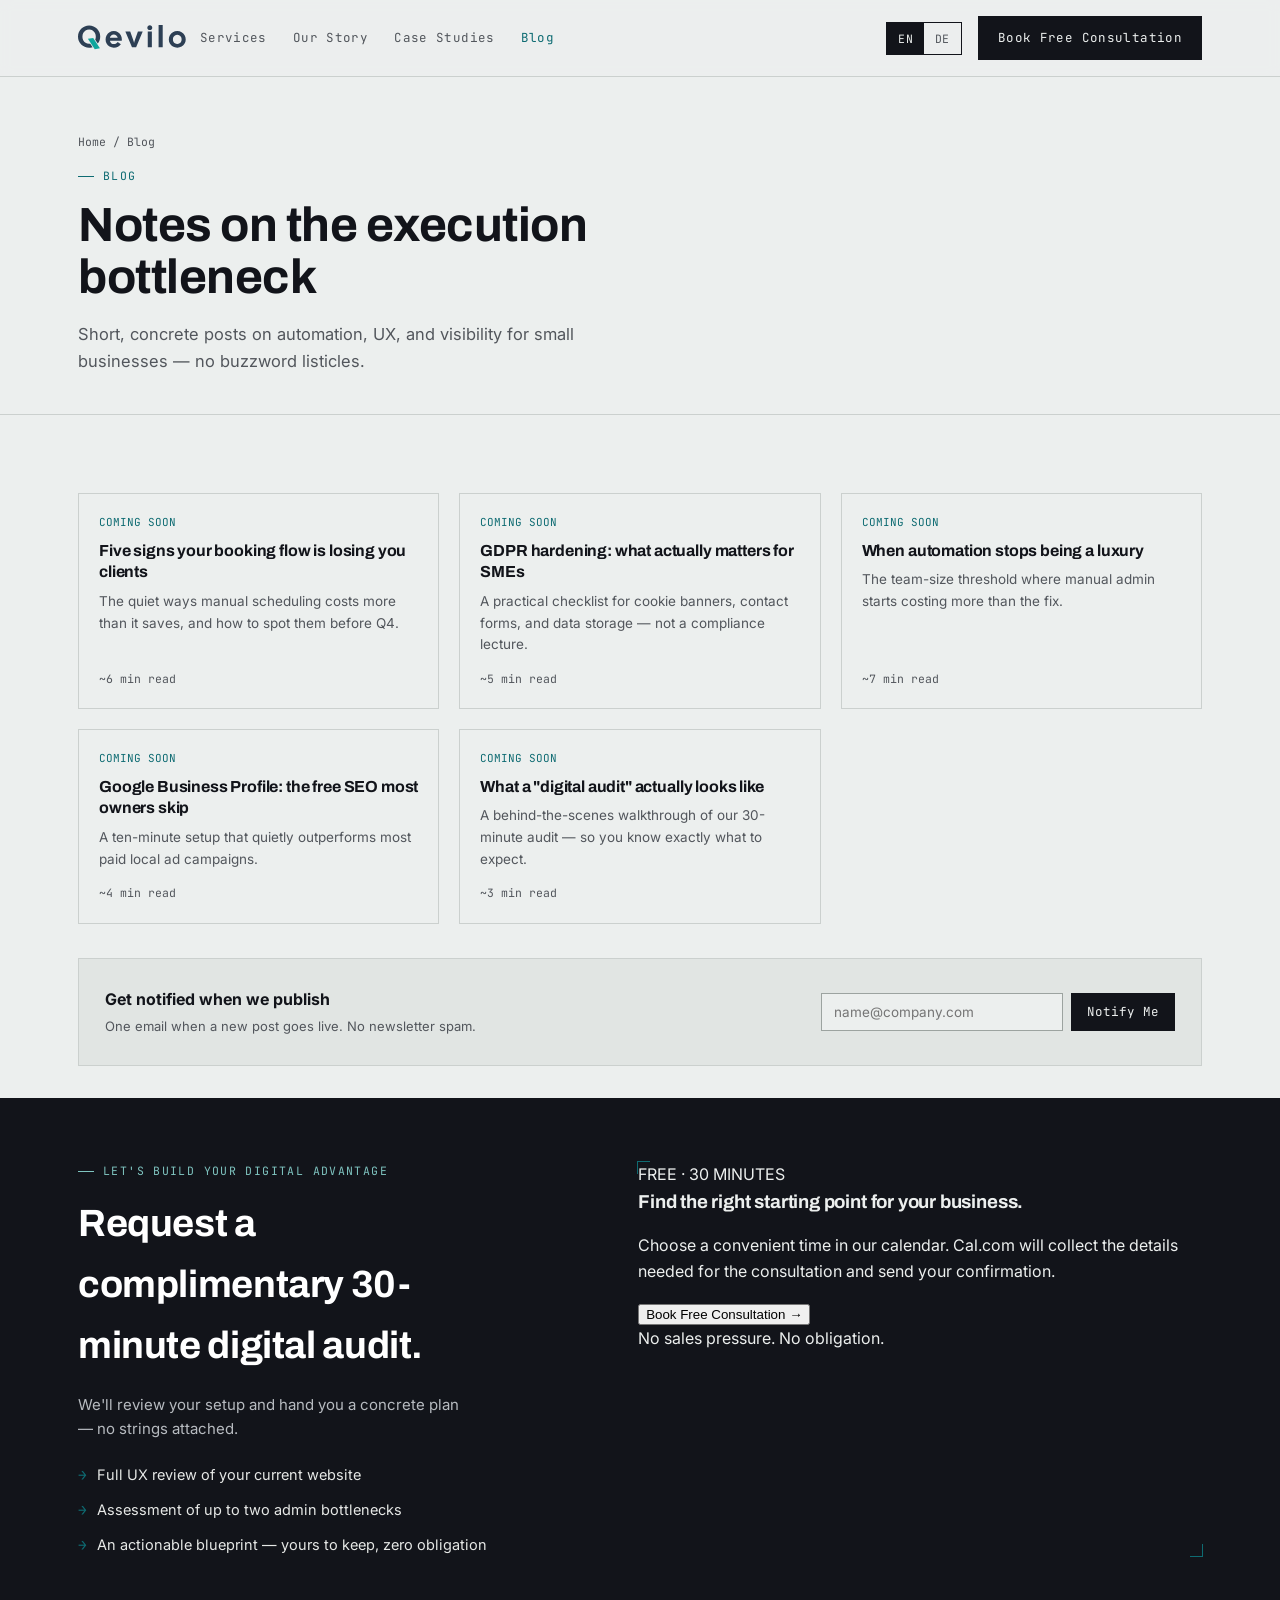
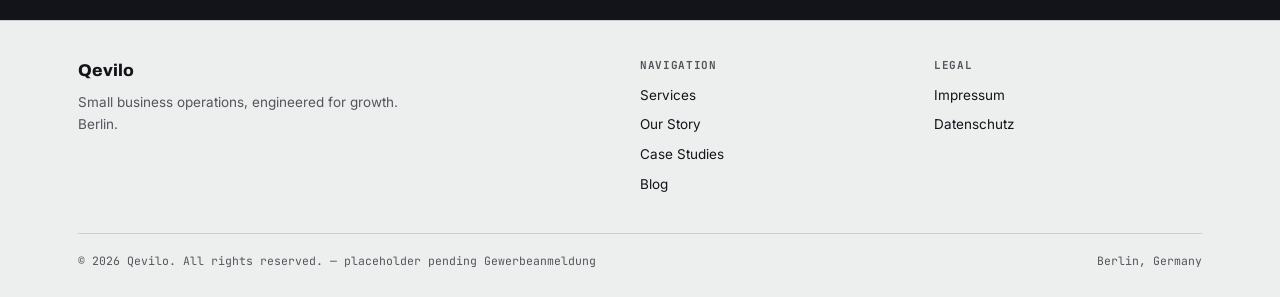
<file: blog.html>
<!DOCTYPE html>
<html lang="en" id="htmlRoot">
<head>
<meta charset="UTF-8">
<meta name="viewport" content="width=device-width, initial-scale=1.0">
<title>Blog — Qevilo</title>
<link rel="preconnect" href="https://fonts.googleapis.com">
<link href="https://fonts.googleapis.com/css2?family=Archivo:wght@500;600;700;800&family=Inter:wght@400;500;600&family=JetBrains+Mono:wght@400;500&display=swap" rel="stylesheet">
<style>
:root{
  --paper:#ECEFEE; --paper-alt:#E1E5E3; --ink:#12141A; --ink-soft:#52565C;
  --teal:#0E6B72; --teal-soft:#DCEAE9; --copper:#B5652D;
  --line:#CBD0CE; --line-strong:#9CA3A0;
  --display:'Archivo',sans-serif; --body:'Inter',sans-serif; --mono:'JetBrains Mono',monospace;
}
*{box-sizing:border-box;}
html{scroll-behavior:smooth;}
body{margin:0;background:var(--paper);color:var(--ink);font-family:var(--body);line-height:1.6;font-size:16px;-webkit-font-smoothing:antialiased;}
a{color:inherit;text-decoration:none;}
.wrap{max-width:1180px;margin:0 auto;padding:0 28px;}
h1,h2,h3{font-family:var(--display);font-weight:700;margin:0;letter-spacing:-0.01em;}
h2{font-size:clamp(27px,3.2vw,38px);}
.eyebrow{font-family:var(--mono);font-size:11.5px;letter-spacing:.12em;text-transform:uppercase;color:var(--teal);display:flex;align-items:center;gap:9px;margin-bottom:14px;}
.eyebrow::before{content:"";width:16px;height:1px;background:var(--teal);}
.spec-tag{font-family:var(--mono);font-size:11px;letter-spacing:.04em;padding:5px 9px;border:1px solid var(--line-strong);color:var(--ink-soft);display:inline-block;}
.ruler{height:22px;background-image:repeating-linear-gradient(90deg,var(--line-strong) 0 1px,transparent 1px 24px);border-bottom:1px solid var(--line);}
.bracket{position:relative;}
.bracket::before,.bracket::after{content:"";position:absolute;width:12px;height:12px;border:1.5px solid var(--teal);pointer-events:none;}
.bracket::before{top:-1px;left:-1px;border-right:none;border-bottom:none;}
.bracket::after{bottom:-1px;right:-1px;border-left:none;border-top:none;}

/* HEADER */
header{position:sticky;top:0;z-index:50;background:rgba(236,239,238,.94);backdrop-filter:blur(6px);border-bottom:1px solid var(--line);}
.navrow{display:flex;align-items:center;justify-content:space-between;padding:16px 28px;max-width:1180px;margin:0 auto;gap:14px;}
.brand{display:flex;align-items:center;}
.brand svg{height:26px;width:auto;display:block;}
.nav-right{display:flex;align-items:center;gap:16px;margin-left:auto;}
nav{display:none;gap:26px;align-items:center;}
@media(min-width:980px){nav{display:flex;}}
nav a{font-family:var(--mono);font-size:12.5px;letter-spacing:.03em;color:var(--ink-soft);}
nav a:hover, nav a.active{color:var(--teal);}
.btn{font-family:var(--mono);font-size:12.5px;letter-spacing:.03em;padding:11px 19px;cursor:pointer;border:1px solid var(--ink);transition:all .15s;display:inline-block;}
.btn-primary{background:var(--ink);color:var(--paper);}
.btn-primary:hover{background:var(--teal);border-color:var(--teal);}
.btn-ghost{background:transparent;color:var(--ink);}
.btn-ghost:hover{border-color:var(--teal);color:var(--teal);}
.nav-cta{display:none;}
@media(min-width:720px){.nav-cta{display:inline-block;}}
.lang-toggle{display:flex;border:1px solid var(--ink);font-family:var(--mono);flex:none;}
.lang-btn{padding:8px 11px;background:transparent;border:none;cursor:pointer;color:var(--ink-soft);font-family:var(--mono);font-size:11.5px;letter-spacing:.03em;}
.lang-btn.active{background:var(--ink);color:var(--paper);}

/* SUBPAGE HERO */
.subhero{padding:56px 0 40px;border-bottom:1px solid var(--line);}
.subhero h1{font-size:clamp(32px,4.4vw,48px);line-height:1.08;max-width:20ch;}
.subhero p.lead{font-size:16.5px;color:var(--ink-soft);max-width:56ch;margin:18px 0 0;}
.crumb{font-family:var(--mono);font-size:11.5px;color:var(--ink-soft);margin-bottom:16px;}
.crumb a:hover{color:var(--teal);}

/* HOME HERO */
.hero{padding:70px 0 44px;}
.hero-grid{display:grid;grid-template-columns:1fr;gap:40px;align-items:center;}
@media(min-width:980px){.hero-grid{grid-template-columns:1.05fr .95fr;gap:24px;}}
.hero h1{font-size:clamp(34px,4.6vw,54px);line-height:1.06;}
.hero h1 .accent{color:var(--teal);}
.hero p.lead{font-size:17px;color:var(--ink-soft);max-width:48ch;margin:20px 0 28px;}
.hero-ctas{display:flex;gap:14px;flex-wrap:wrap;}
.spec-strip{display:flex;gap:10px;flex-wrap:wrap;margin-top:26px;}

.stripline{border-top:1px solid var(--line);border-bottom:1px solid var(--line);}
.stripgrid{display:grid;grid-template-columns:repeat(2,1fr);}
@media(min-width:720px){.stripgrid{grid-template-columns:repeat(3,1fr);}}
.stripcell{padding:20px 24px;border-right:1px solid var(--line);}
.stripcell:last-child{border-right:none;}
.stripcell p{margin:0;font-size:14px;color:var(--ink-soft);}
.stripcell .lbl{font-family:var(--mono);font-size:11px;color:var(--teal);letter-spacing:.06em;text-transform:uppercase;margin-bottom:6px;}

.sec-head{padding:62px 0 32px;}
.sec-head h2{max-width:20ch;}
.sec-sub{color:var(--ink-soft);max-width:58ch;margin-top:14px;font-size:15.5px;}

/* AUDIENCE CHIPS */
.chip-row{display:flex;gap:10px;flex-wrap:wrap;margin-top:20px;}
.chip{font-family:var(--mono);font-size:12px;padding:7px 13px;border:1px solid var(--line-strong);border-radius:999px;color:var(--ink-soft);}

/* PAIN */
.pain{background:var(--ink);color:var(--paper);}
.pain .eyebrow{color:#7FC4C0;}
.pain .eyebrow::before{background:#7FC4C0;}
.pain h2{color:#fff;max-width:24ch;}
.pain p{color:#B7BBC0;font-size:15.5px;max-width:70ch;margin:16px 0 0;}
.pain p strong{color:#fff;font-weight:600;}

/* GLANCE GRID (services discoverability) */
.glance-grid{display:grid;grid-template-columns:repeat(2,1fr);gap:1px;background:var(--line);border:1px solid var(--line);margin-top:24px;}
@media(min-width:700px){.glance-grid{grid-template-columns:repeat(4,1fr);}}
.glance-tile{background:var(--paper);padding:20px 16px;transition:background .15s;}
.glance-tile:hover{background:var(--teal-soft);}
.glance-tile .gicon{font-size:18px;margin-bottom:8px;}
.glance-tile .gtitle{font-family:var(--display);font-weight:700;font-size:13.5px;line-height:1.3;margin-bottom:4px;}
.glance-tile .gline{font-size:12px;color:var(--ink-soft);line-height:1.4;}

/* PILLARS */
.pillar-block{padding:50px 0;border-top:1px solid var(--line);}
.pillar-head{display:flex;align-items:baseline;gap:14px;flex-wrap:wrap;margin-bottom:8px;}
.pillar-head .picon{font-size:24px;}
.pillar-head h2{font-size:26px;max-width:none;}
.pillar-intro{color:var(--ink-soft);font-size:15px;max-width:64ch;margin:10px 0 26px;}
.svc-grid{display:grid;grid-template-columns:1fr;gap:1px;background:var(--line);border:1px solid var(--line);}
@media(min-width:760px){.svc-grid{grid-template-columns:repeat(3,1fr);}}
.svc-card{background:var(--paper);padding:24px 22px;}
.svc-card .snum{font-family:var(--mono);font-size:11px;color:var(--teal);letter-spacing:.06em;margin-bottom:8px;}
.svc-card h3{font-size:16.5px;margin:0 0 9px;line-height:1.35;}
.svc-card p{font-size:13.5px;color:var(--ink-soft);margin:0 0 10px;}
.svc-card .outcome{font-family:var(--mono);font-size:11.5px;color:var(--copper);border-top:1px solid var(--line);padding-top:10px;margin-top:10px;}

/* Legacy compact pillar card (used on home teaser) */
.pillars-grid{display:grid;grid-template-columns:1fr;gap:1px;background:var(--line);border:1px solid var(--line);margin-top:10px;}
@media(min-width:820px){.pillars-grid{grid-template-columns:repeat(4,1fr);}}
.pillar-card{background:var(--paper);padding:26px 22px;}
.pillar-card .picon{font-size:20px;margin-bottom:10px;}
.pillar-card .pnum{font-family:var(--mono);font-size:11px;color:var(--teal);letter-spacing:.06em;}
.pillar-card h3{font-size:16.5px;margin:8px 0 8px;line-height:1.3;}
.pillar-card>p.desc{font-size:13.5px;color:var(--ink-soft);margin:0 0 12px;}
.pillar-card .more{font-family:var(--mono);font-size:11.5px;color:var(--teal);}

/* LIFECYCLE */
.life-list{display:grid;grid-template-columns:1fr;gap:1px;background:var(--line);border:1px solid var(--line);margin-top:20px;}
@media(min-width:820px){.life-list{grid-template-columns:repeat(3,1fr);}}
.life-item{background:var(--paper);padding:26px 24px;}
.life-item .ln{font-family:var(--mono);font-size:11px;color:var(--copper);letter-spacing:.06em;margin-bottom:8px;}
.life-item h4{font-family:var(--display);font-size:17px;margin:0 0 8px;font-weight:700;}
.life-item p{font-size:13.5px;color:var(--ink-soft);margin:0;}

/* VALUES (our story) */
.value-grid{display:grid;grid-template-columns:1fr;gap:1px;background:var(--line);border:1px solid var(--line);margin-top:20px;}
@media(min-width:760px){.value-grid{grid-template-columns:repeat(3,1fr);}}
.value-card{background:var(--paper);padding:26px 22px;}
.value-card .vnum{font-family:var(--mono);font-size:11px;color:var(--teal);letter-spacing:.06em;margin-bottom:8px;}
.value-card h3{font-size:17px;margin:0 0 8px;}
.value-card p{font-size:13.5px;color:var(--ink-soft);margin:0;}

.who{border-top:1px solid var(--line);border-bottom:1px solid var(--line);}

.about{border-top:1px solid var(--line);border-bottom:1px solid var(--line);background:var(--paper-alt);}
.about-grid{display:grid;grid-template-columns:1fr;gap:30px;padding:60px 0;}
@media(min-width:900px){.about-grid{grid-template-columns:1fr 1fr;}}
.about h2{max-width:none;}
.about p{color:var(--ink-soft);font-size:15px;margin:16px 0 0;}
.about-specs{display:flex;flex-direction:column;gap:1px;background:var(--line);border:1px solid var(--line);align-self:start;}
.about-spec{background:var(--paper);padding:16px 20px;display:flex;justify-content:space-between;font-family:var(--mono);font-size:12.5px;gap:10px;}
.about-spec span:first-child{color:var(--ink-soft);}
.about-spec span:last-child{color:var(--ink);font-weight:500;text-align:right;}

/* CASE STUDIES / PILOT */
.pilot-grid{display:grid;grid-template-columns:1fr;gap:1px;background:var(--line);border:1px solid var(--line);margin-top:20px;}
@media(min-width:800px){.pilot-grid{grid-template-columns:repeat(3,1fr);}}
.pilot-card{background:var(--paper);padding:26px 22px;}
.pilot-card .slot{font-family:var(--mono);font-size:11px;color:var(--teal);letter-spacing:.06em;margin-bottom:9px;}
.pilot-card h4{font-family:var(--display);font-size:17px;margin:0 0 8px;}
.pilot-card p{color:var(--ink-soft);font-size:13.5px;margin:0;}

.includes-grid{display:grid;grid-template-columns:1fr;gap:1px;background:var(--line);border:1px solid var(--line);margin-top:20px;}
@media(min-width:760px){.includes-grid{grid-template-columns:repeat(2,1fr);}}
.includes-card{background:var(--paper);padding:22px;display:flex;gap:14px;align-items:flex-start;}
.includes-card .inum{font-family:var(--mono);font-size:13px;color:var(--copper);flex:none;}
.includes-card h4{font-size:15.5px;margin:0 0 6px;}
.includes-card p{font-size:13.5px;color:var(--ink-soft);margin:0;}

/* BLOG */
.blog-grid{display:grid;grid-template-columns:1fr;gap:20px;margin-top:16px;}
@media(min-width:760px){.blog-grid{grid-template-columns:repeat(3,1fr);}}
.blog-card{border:1px solid var(--line);background:var(--paper);padding:20px;display:flex;flex-direction:column;}
.blog-card .date{font-family:var(--mono);font-size:11px;color:var(--teal);margin-bottom:8px;}
.blog-card h3{font-size:16px;margin:0 0 8px;line-height:1.35;}
.blog-card p{font-size:13.5px;color:var(--ink-soft);margin:0;flex:1;}
.blog-card .rd{font-family:var(--mono);font-size:11.5px;color:var(--ink-soft);margin-top:14px;}
.notify-box{border:1px solid var(--line);background:var(--paper-alt);padding:28px 26px;margin-top:34px;display:flex;flex-wrap:wrap;gap:16px;align-items:center;justify-content:space-between;}
.notify-box h4{font-size:16px;margin:0 0 4px;}
.notify-box p{font-size:13px;color:var(--ink-soft);margin:0;}
.notify-form{display:flex;gap:8px;flex-wrap:wrap;}
.notify-form input{padding:10px 12px;border:1px solid var(--line-strong);background:var(--paper);font-family:var(--body);font-size:13.5px;min-width:220px;}
.notify-form button{padding:10px 16px;background:var(--ink);color:var(--paper);border:none;font-family:var(--mono);font-size:12.5px;cursor:pointer;}
.notify-form button:hover{background:var(--teal);}

/* FINAL CTA / FORM */
.final-cta{background:var(--ink);color:var(--paper);}
.final-grid{display:grid;grid-template-columns:1fr;gap:0;padding:64px 0;}
@media(min-width:940px){.final-grid{grid-template-columns:.95fr 1.05fr;gap:50px;}}
.final-cta h2{color:#fff;max-width:18ch;}
.final-cta .eyebrow{color:#7FC4C0;}
.final-cta .eyebrow::before{background:#7FC4C0;}
.final-intro{color:#B7BBC0;font-size:15px;margin:16px 0 22px;max-width:44ch;}
.checklist{list-style:none;margin:0;padding:0;display:flex;flex-direction:column;gap:12px;}
.checklist li{display:flex;gap:10px;align-items:flex-start;font-size:14.5px;color:#E6E8E6;}
.checklist li .ck{color:var(--teal);font-family:var(--mono);flex:none;}
.form-panel{background:var(--paper);color:var(--ink);padding:32px 28px;}
.field{margin-bottom:15px;}
.field label{display:block;font-family:var(--mono);font-size:11px;letter-spacing:.05em;text-transform:uppercase;color:var(--ink-soft);margin-bottom:7px;}
.field input,.field select,.field textarea{width:100%;padding:11px 12px;border:1px solid var(--line-strong);background:var(--paper);font-family:var(--body);font-size:14.5px;color:var(--ink);}
.field input:focus,.field select:focus,.field textarea:focus{outline:2px solid var(--teal);outline-offset:1px;border-color:var(--teal);}
.field-row{display:grid;grid-template-columns:1fr 1fr;gap:14px;}
.slot-grid{display:grid;grid-template-columns:repeat(3,1fr);gap:8px;margin-top:6px;}
.slot{font-family:var(--mono);font-size:12px;padding:9px 6px;text-align:center;border:1px solid var(--line-strong);cursor:pointer;background:var(--paper);transition:all .12s;}
.slot:hover{border-color:var(--teal);}
.slot.active{background:var(--teal);color:#fff;border-color:var(--teal);}
.submit-btn{width:100%;padding:14px;background:var(--ink);color:var(--paper);border:none;font-family:var(--mono);font-size:13px;letter-spacing:.04em;cursor:pointer;margin-top:4px;transition:background .15s;}
.submit-btn:hover{background:var(--teal);}
.form-note{font-family:var(--mono);font-size:11.5px;color:var(--ink-soft);margin-top:12px;}
.confirm{display:none;text-align:center;padding:30px 10px;}
.confirm.show{display:block;}
.confirm .check{width:42px;height:42px;border-radius:50%;background:var(--teal);color:#fff;display:flex;align-items:center;justify-content:center;margin:0 auto 14px;font-size:19px;}
.confirm h4{font-family:var(--display);font-size:18px;margin:0 0 8px;}
.confirm p{color:var(--ink-soft);font-size:13.5px;}

footer{border-top:1px solid var(--line);padding:36px 0 26px;}
.foot-grid{display:grid;grid-template-columns:1fr;gap:26px;}
@media(min-width:760px){.foot-grid{grid-template-columns:2fr 1fr 1fr;}}
.foot-brand{font-family:var(--display);font-weight:800;font-size:17px;margin-bottom:8px;}
.foot-col h5{font-family:var(--mono);font-size:11px;text-transform:uppercase;letter-spacing:.06em;color:var(--ink-soft);margin:0 0 10px;}
.foot-col a{display:block;font-size:13.5px;color:var(--ink);margin-bottom:8px;}
.foot-col a:hover{color:var(--teal);}
.foot-bottom{margin-top:30px;padding-top:18px;border-top:1px solid var(--line);display:flex;justify-content:space-between;flex-wrap:wrap;gap:10px;font-family:var(--mono);font-size:11.5px;color:var(--ink-soft);}
::selection{background:var(--teal);color:#fff;}
@media (prefers-reduced-motion: reduce){html{scroll-behavior:auto;}}

</style>
</head>
<body>

<header>
  <div class="navrow">
    <a href="index.html" class="brand" aria-label="Qevilo home">
      <svg width="713" height="172" viewBox="0 0 713 172" fill="none" xmlns="http://www.w3.org/2000/svg">
<path d="M73.7305 3.43359C84.2344 3.43363 93.9304 5.38669 102.818 9.29199C111.706 13.0626 119.449 18.3147 126.048 25.0479C132.646 31.7811 137.764 39.5916 141.4 48.4795C145.171 57.3675 147.057 66.8619 147.057 76.9619C147.057 87.3312 145.104 97.0946 141.198 106.252C138.55 112.37 135.219 117.929 131.209 122.933L114.1 96.9043C116.543 90.8676 117.767 84.2204 117.767 76.9619C117.767 68.3434 115.948 60.4654 112.312 53.3281C108.811 46.1908 103.761 40.4675 97.1621 36.1582C90.6982 31.8489 82.8877 29.6944 73.7305 29.6943C64.5732 29.6943 56.6278 31.8489 49.8945 36.1582C43.2959 40.4675 38.178 46.1908 34.542 53.3281C31.0407 60.4654 29.29 68.3434 29.29 76.9619C29.29 85.4457 31.0408 93.2563 34.542 100.394C38.178 107.531 43.2959 113.255 49.8945 117.564C56.6278 121.739 64.5733 123.826 73.7305 123.826C76.2434 123.826 78.6713 123.655 81.0146 123.315L96.3408 146.631C94.0353 147.337 91.6834 147.951 89.2842 148.47C84.3016 149.547 79.117 150.086 73.7305 150.086C63.2265 150.086 53.4631 148.2 44.4404 144.43C35.5524 140.659 27.7411 135.407 21.0078 128.674C14.4093 121.941 9.22471 114.197 5.4541 105.444C1.8181 96.5563 0 87.0619 0 76.9619C7.3242e-06 66.8619 1.81811 57.3675 5.4541 48.4795C9.22473 39.5917 14.4093 31.7811 21.0078 25.0479C27.7411 18.3145 35.5524 13.0627 44.4404 9.29199C53.463 5.38671 63.2265 3.43359 73.7305 3.43359ZM236.856 39.7939C247.36 39.794 256.585 42.285 264.53 47.2676C272.61 52.2502 278.872 58.9838 283.316 67.4678C287.895 75.817 290.185 85.0417 290.185 95.1416C290.185 96.6229 290.117 98.1721 289.982 99.7881C289.848 101.404 289.645 103.087 289.376 104.838H210.798C212.279 111.033 215.243 116.083 219.687 119.988C224.265 123.893 229.989 125.846 236.856 125.846C242.782 125.846 247.899 124.499 252.208 121.806C256.652 119.112 260.086 115.746 262.51 111.706L283.721 127.664C279.546 134.263 273.284 139.65 264.935 143.824C256.585 147.999 247.226 150.086 236.856 150.086C226.083 150.086 216.589 147.595 208.374 142.612C200.16 137.63 193.763 131.031 189.185 122.816C184.741 114.467 182.519 105.242 182.519 95.1416C182.519 85.0417 184.875 75.817 189.588 67.4678C194.301 58.9838 200.698 52.2502 208.778 47.2676C216.993 42.285 226.353 39.7939 236.856 39.7939ZM656.763 39.9961C667.67 39.9962 677.299 42.4871 685.648 47.4697C694.132 52.4524 700.731 59.1185 705.444 67.4678C710.292 75.817 712.716 85.0417 712.716 95.1416C712.716 105.242 710.292 114.467 705.444 122.816C700.731 131.031 694.132 137.63 685.648 142.612C677.299 147.595 667.67 150.086 656.763 150.086C645.989 150.086 636.36 147.595 627.876 142.612C619.392 137.63 612.726 131.031 607.878 122.816C603.165 114.467 600.809 105.242 600.809 95.1416C600.809 85.0417 603.165 75.817 607.878 67.4678C612.726 59.1185 619.392 52.4524 627.876 47.4697C636.36 42.4871 645.989 39.9961 656.763 39.9961ZM366.539 102.414C368.424 107.801 369.905 113.389 370.982 119.18C372.06 113.389 373.541 107.801 375.427 102.414L396.435 42.4199H428.148L384.517 147.46H357.045L313.211 42.4199H345.53L366.539 102.414ZM488.762 147.46H461.491V42.4199H488.762V147.46ZM560.439 147.46H533.17V0H560.439V147.46ZM656.763 64.8418C650.972 64.8418 645.922 66.256 641.612 69.084C637.303 71.7773 633.937 75.4135 631.513 79.9922C629.223 84.5708 628.078 89.6204 628.078 95.1416C628.078 100.528 629.223 105.511 631.513 110.09C633.937 114.668 637.303 118.372 641.612 121.2C645.922 123.893 650.972 125.24 656.763 125.24C662.553 125.24 667.603 123.893 671.912 121.2C676.221 118.372 679.521 114.669 681.811 110.09C684.234 105.511 685.446 100.528 685.446 95.1416C685.446 89.6205 684.234 84.5707 681.811 79.9922C679.521 75.4135 676.221 71.7773 671.912 69.084C667.603 66.2561 662.553 64.8419 656.763 64.8418ZM236.452 63.2256C229.988 63.2256 224.467 65.1788 219.889 69.084C215.31 72.9893 212.279 78.1064 210.798 84.4355H262.712C261.231 78.6451 258.133 73.6628 253.42 69.4883C248.841 65.3136 243.185 63.2256 236.452 63.2256ZM475.025 1.61621C479.739 1.61624 483.644 3.23194 486.741 6.46387C489.839 9.5612 491.388 13.2649 491.388 17.5742C491.388 22.1528 489.838 25.9906 486.741 29.0879C483.644 32.1852 479.739 33.7343 475.025 33.7344C470.447 33.7344 466.542 32.1851 463.31 29.0879C460.212 25.856 458.663 22.0181 458.663 17.5742C458.663 13.2649 460.212 9.5612 463.31 6.46387C466.542 3.232 470.447 1.61621 475.025 1.61621Z" fill="#2D3F54"/>
<path d="M65.3455 90.7039L100.726 86.46L145.047 153.884L110.871 159.96L65.3455 90.7039Z" fill="#0FA69D"/>
</svg>
    </a>
    <nav>
      <a href="services.html" data-en="Services" data-de="Leistungen">Services</a>
      <a href="our-story.html" data-en="Our Story" data-de="Unsere Geschichte">Our Story</a>
      <a href="case-studies.html" data-en="Case Studies" data-de="Referenzen">Case Studies</a>
      <a href="blog.html" class="active" data-en="Blog" data-de="Blog">Blog</a>
    </nav>
    <div class="nav-right">
      <div class="lang-toggle">
        <button class="lang-btn active" data-lang="en">EN</button>
        <button class="lang-btn" data-lang="de">DE</button>
      </div>
     <a
href="#"
class="btn btn-primary nav-cta"
data-en="Book Free Consultation"
data-de="Kostenlose Beratung buchen"
data-cal-link="qevilo/30min"
data-cal-namespace="30min"
data-cal-config='{"layout":"month_view","useSlotsViewOnSmallScreen":"true"}'
>
Book Free Consultation
</a>
    </div>
  </div>
</header>

<main>

  <section class="subhero">
    <div class="wrap">
      <div class="crumb"><a href="index.html" data-en="Home" data-de="Start">Home</a> / <span data-en="Blog" data-de="Blog">Blog</span></div>
      <div class="eyebrow" data-en="BLOG" data-de="BLOG">BLOG</div>
      <h1 data-en="Notes on the execution bottleneck" data-de="Notizen zum Umsetzungsengpass">Notes on the execution bottleneck</h1>
      <p class="lead" data-en="Short, concrete posts on automation, UX, and visibility for small businesses — no buzzword listicles." data-de="Kurze, konkrete Beiträge zu Automatisierung, UX und Sichtbarkeit für kleine Unternehmen — keine Buzzword-Listicles.">Short, concrete posts on automation, UX, and visibility for small businesses — no buzzword listicles.</p>
    </div>
  </section>

  <section class="sec-head">
    <div class="wrap">
      <div class="blog-grid">
        <div class="blog-card">
          <div class="date" data-en="COMING SOON" data-de="IN KÜRZE">COMING SOON</div>
          <h3 data-en="Five signs your booking flow is losing you clients" data-de="Fünf Anzeichen, dass Ihr Buchungsprozess Kunden kostet">Five signs your booking flow is losing you clients</h3>
          <p data-en="The quiet ways manual scheduling costs more than it saves, and how to spot them before Q4." data-de="Wie manuelle Terminplanung still und leise mehr kostet, als sie spart — und wie Sie es rechtzeitig erkennen.">The quiet ways manual scheduling costs more than it saves, and how to spot them before Q4.</p>
          <div class="rd" data-en="~6 min read" data-de="~6 Min. Lesezeit">~6 min read</div>
        </div>
        <div class="blog-card">
          <div class="date" data-en="COMING SOON" data-de="IN KÜRZE">COMING SOON</div>
          <h3 data-en="GDPR hardening: what actually matters for SMEs" data-de="DSGVO-Härtung: Was für KMU wirklich zählt">GDPR hardening: what actually matters for SMEs</h3>
          <p data-en="A practical checklist for cookie banners, contact forms, and data storage — not a compliance lecture." data-de="Eine praktische Checkliste für Cookie-Banner, Kontaktformulare und Datenspeicherung — keine Compliance-Vorlesung.">A practical checklist for cookie banners, contact forms, and data storage — not a compliance lecture.</p>
          <div class="rd" data-en="~5 min read" data-de="~5 Min. Lesezeit">~5 min read</div>
        </div>
        <div class="blog-card">
          <div class="date" data-en="COMING SOON" data-de="IN KÜRZE">COMING SOON</div>
          <h3 data-en="When automation stops being a luxury" data-de="Wann Automatisierung kein Luxus mehr ist">When automation stops being a luxury</h3>
          <p data-en="The team-size threshold where manual admin starts costing more than the fix." data-de="Ab welcher Teamgröße manuelle Verwaltung mehr kostet als die Lösung.">The team-size threshold where manual admin starts costing more than the fix.</p>
          <div class="rd" data-en="~7 min read" data-de="~7 Min. Lesezeit">~7 min read</div>
        </div>
        <div class="blog-card">
          <div class="date" data-en="COMING SOON" data-de="IN KÜRZE">COMING SOON</div>
          <h3 data-en="Google Business Profile: the free SEO most owners skip" data-de="Google-Unternehmensprofil: die kostenlose SEO, die viele auslassen">Google Business Profile: the free SEO most owners skip</h3>
          <p data-en="A ten-minute setup that quietly outperforms most paid local ad campaigns." data-de="Ein Zehn-Minuten-Setup, das die meisten bezahlten lokalen Kampagnen leise übertrifft.">A ten-minute setup that quietly outperforms most paid local ad campaigns.</p>
          <div class="rd" data-en="~4 min read" data-de="~4 Min. Lesezeit">~4 min read</div>
        </div>
        <div class="blog-card">
          <div class="date" data-en="COMING SOON" data-de="IN KÜRZE">COMING SOON</div>
          <h3 data-en="What a 'digital audit' actually looks like" data-de="Wie ein „Digital-Audit“ wirklich aussieht">What a "digital audit" actually looks like</h3>
          <p data-en="A behind-the-scenes walkthrough of our 30-minute audit — so you know exactly what to expect." data-de="Ein Blick hinter die Kulissen unseres 30-minütigen Audits — damit Sie genau wissen, was Sie erwartet.">A behind-the-scenes walkthrough of our 30-minute audit — so you know exactly what to expect.</p>
          <div class="rd" data-en="~3 min read" data-de="~3 Min. Lesezeit">~3 min read</div>
        </div>
      </div>

      <div class="notify-box">
        <div>
          <h4 data-en="Get notified when we publish" data-de="Benachrichtigung bei Veröffentlichung">Get notified when we publish</h4>
          <p data-en="One email when a new post goes live. No newsletter spam." data-de="Eine E-Mail, wenn ein neuer Beitrag online ist. Kein Newsletter-Spam.">One email when a new post goes live. No newsletter spam.</p>
        </div>
        <form id="notifyForm" class="notify-form">
          <input type="email" required data-en-ph="name@company.com" data-de-ph="name@firma.de" placeholder="name@company.com">
          <button type="submit" data-en="Notify Me" data-de="Benachrichtigen">Notify Me</button>
        </form>
      </div>
    </div>
  </section>

  <!-- FINAL CTA -->
  <section id="audit" class="final-cta">
    <div class="wrap">
      <div class="final-grid">
        <div>
          <div class="eyebrow" data-en="LET'S BUILD YOUR DIGITAL ADVANTAGE" data-de="LASSEN SIE UNS IHREN VORTEIL AUFBAUEN">LET'S BUILD YOUR DIGITAL ADVANTAGE</div>
          <h2 data-en="Request a complimentary 30-minute digital audit." data-de="Kostenloses 30-minütiges Digital-Audit anfragen.">Request a complimentary 30-minute digital audit.</h2>
          <p class="final-intro" data-en="We'll review your setup and hand you a concrete plan — no strings attached." data-de="Wir prüfen Ihre Situation und liefern Ihnen einen konkreten Plan — ganz ohne Verpflichtung.">We'll review your setup and hand you a concrete plan — no strings attached.</p>
          <ul class="checklist">
            <li><span class="ck">→</span><span data-en="Full UX review of your current website" data-de="Vollständige UX-Prüfung Ihrer aktuellen Webseite">Full UX review of your current website</span></li>
            <li><span class="ck">→</span><span data-en="Assessment of up to two admin bottlenecks" data-de="Bewertung von bis zu zwei Verwaltungsengpässen">Assessment of up to two admin bottlenecks</span></li>
            <li><span class="ck">→</span><span data-en="An actionable blueprint — yours to keep, zero obligation" data-de="Ein umsetzbarer Plan — für Sie, ganz ohne Verpflichtung">An actionable blueprint — yours to keep, zero obligation</span></li>
          </ul>
        </div>
       <div class="consultation-panel bracket">
  <div
    class="panel-label"
    data-en="FREE · 30 MINUTES"
    data-de="KOSTENLOS · 30 MINUTEN"
  >
    FREE · 30 MINUTES
  </div>

  <h3
    data-en="Find the right starting point for your business."
    data-de="Finden Sie den richtigen Ausgangspunkt für Ihr Unternehmen."
  >
    Find the right starting point for your business.
  </h3>

  <p
    data-en="Choose a convenient time in our calendar. Cal.com will collect the details needed for the consultation and send your confirmation."
    data-de="Wählen Sie einen passenden Termin in unserem Kalender. Cal.com erfasst die benötigten Angaben und sendet Ihnen die Bestätigung."
  >
    Choose a convenient time in our calendar. Cal.com will collect the
    details needed for the consultation and send your confirmation.
  </p>

  <button
    type="button"
    class="consultation-btn"
    data-en="Book Free Consultation →"
    data-de="Kostenlose Beratung buchen →"
    data-cal-link="qevilo/30min"
    data-cal-namespace="30min"
    data-cal-config='{"layout":"month_view","useSlotsViewOnSmallScreen":"true"}'
  >
    Book Free Consultation →
  </button>

  <div
    class="consultation-note"
    data-en="No sales pressure. No obligation."
    data-de="Kein Verkaufsdruck. Keine Verpflichtung."
  >
    No sales pressure. No obligation.
  </div>
</div>
  </section>

</main>

<footer>
  <div class="wrap">
    <div class="foot-grid">
      <div>
        <div class="foot-brand">Qevilo</div>
        <p style="color:var(--ink-soft);font-size:13.5px;max-width:36ch;margin:0;" data-en="Small business operations, engineered for growth. Berlin." data-de="Prozesse für kleine Unternehmen, konstruiert für Wachstum. Berlin.">Small business operations, engineered for growth. Berlin.</p>
      </div>
      <div class="foot-col">
        <h5 data-en="Navigation" data-de="Navigation">Navigation</h5>
        <a href="services.html" data-en="Services" data-de="Leistungen">Services</a>
        <a href="our-story.html" data-en="Our Story" data-de="Unsere Geschichte">Our Story</a>
        <a href="case-studies.html" data-en="Case Studies" data-de="Referenzen">Case Studies</a>
        <a href="blog.html" data-en="Blog" data-de="Blog">Blog</a>
      </div>
      <div class="foot-col">
        <h5 data-en="Legal" data-de="Rechtliches">Legal</h5>
        <a href="#">Impressum</a>
        <a href="#">Datenschutz</a>
      </div>
    </div>
    <div class="foot-bottom">
      <span data-en="© 2026 Qevilo. All rights reserved. — placeholder pending Gewerbeanmeldung" data-de="© 2026 Qevilo. Alle Rechte vorbehalten. — Platzhalter, wird nach Gewerbeanmeldung ergänzt">© 2026 Qevilo. All rights reserved. — placeholder pending Gewerbeanmeldung</span>
      <span data-en="Berlin, Germany" data-de="Berlin, Deutschland">Berlin, Germany</span>
    </div>
  </div>
</footer>

<script>
var currentLang = 'en';

function applyLang(lang){
  currentLang = lang;
  var root = document.getElementById('htmlRoot');
  if(root) root.lang = lang;

  document.querySelectorAll('[data-en]:not([data-en-html]):not([data-en-ph]):not([data-en-slot])').forEach(function(el){
    var val = el.getAttribute('data-' + lang);
    if(val !== null) el.textContent = val;
  });
  document.querySelectorAll('[data-en-html]').forEach(function(el){
    var val = el.getAttribute('data-' + lang + '-html');
    if(val !== null) el.innerHTML = val;
  });
  document.querySelectorAll('[data-en-ph]').forEach(function(el){
    var val = el.getAttribute('data-' + lang + '-ph');
    if(val !== null) el.placeholder = val;
  });
  document.querySelectorAll('.slot[data-en-slot]').forEach(function(el){
    var full = el.getAttribute('data-' + lang + '-slot');
    if(full){
      var parts = full.split(' · ');
      var day = parts[0].split(' ')[0];
      var time = parts[1];
      el.textContent = day + ' ' + time;
    }
  });
  document.querySelectorAll('.lang-btn').forEach(function(b){
    b.classList.toggle('active', b.dataset.lang === lang);
  });
}

document.addEventListener('DOMContentLoaded', function(){
  document.querySelectorAll('.lang-btn').forEach(function(b){
    b.addEventListener('click', function(){ applyLang(b.dataset.lang); });
  });

  document.querySelectorAll('.slot').forEach(function(s){
    s.addEventListener('click', function(){
      document.querySelectorAll('.slot').forEach(function(x){x.classList.remove('active');});
      s.classList.add('active');
    });
  });

  var auditForm = document.getElementById('auditForm');
  if(auditForm){
    auditForm.addEventListener('submit', function(e){
      e.preventDefault();
      var active = document.querySelector('.slot.active');
      var nameField = document.getElementById('fname');
      var name = (nameField && nameField.value) || (currentLang === 'de' ? 'dort' : 'there');
      var firstName = name.split(' ')[0];
      var confirmText = document.getElementById('confirmText');
      var slotLabel = active ? active.getAttribute('data-' + currentLang + '-slot') : null;
      if(currentLang === 'de'){
        confirmText.textContent = slotLabel
          ? 'Wir bestätigen Ihr Audit am ' + slotLabel + ' per E-Mail innerhalb von 24 Stunden, ' + firstName + '.'
          : 'Wir melden uns innerhalb von 24 Stunden, um einen passenden Termin zu finden, ' + firstName + '.';
      } else {
        confirmText.textContent = slotLabel
          ? 'We\'ll confirm your audit for ' + slotLabel + ' by email within 24 hours, ' + firstName + '.'
          : 'We\'ll reach out within 24 hours to find a time that works, ' + firstName + '.';
      }
      this.style.display = 'none';
      document.getElementById('confirmBox').classList.add('show');
    });
  }

  var notifyForm = document.getElementById('notifyForm');
  if(notifyForm){
    notifyForm.addEventListener('submit', function(e){
      e.preventDefault();
      var btn = this.querySelector('button');
      btn.textContent = currentLang === 'de' ? 'Angemeldet ✓' : 'Subscribed ✓';
    });
  }
});

</script>
  <!-- Cal.com -->
<script type="text/javascript">
(function (C, A, L) {
  let p = function (a, ar) { a.q.push(ar); };
  let d = C.document;
  C.Cal = C.Cal || function () {
    let cal = C.Cal;
    let ar = arguments;
    if (!cal.loaded) {
      cal.ns = {};
      cal.q = cal.q || [];
      d.head.appendChild(d.createElement("script")).src = A;
      cal.loaded = true;
    }
    if (ar[0] === L) {
      const api = function () { p(api, arguments); };
      const namespace = ar[1];
      api.q = api.q || [];
      if (typeof namespace === "string") {
        cal.ns[namespace] = cal.ns[namespace] || api;
        p(cal.ns[namespace], ar);
        p(cal, ["initNamespace", namespace]);
      } else {
        p(cal, ar);
      }
      return;
    }
    p(cal, ar);
  };
})(window, "https://app.cal.eu/embed/embed.js", "init");

Cal("init", "30min", {
  origin: "https://app.cal.eu"
});

Cal.config = Cal.config || {};
Cal.config.forwardQueryParams = true;

Cal.ns["30min"]("ui", {
  hideEventTypeDetails: false,
  layout: "month_view"
});
</script>
</body>
</html>
</file>
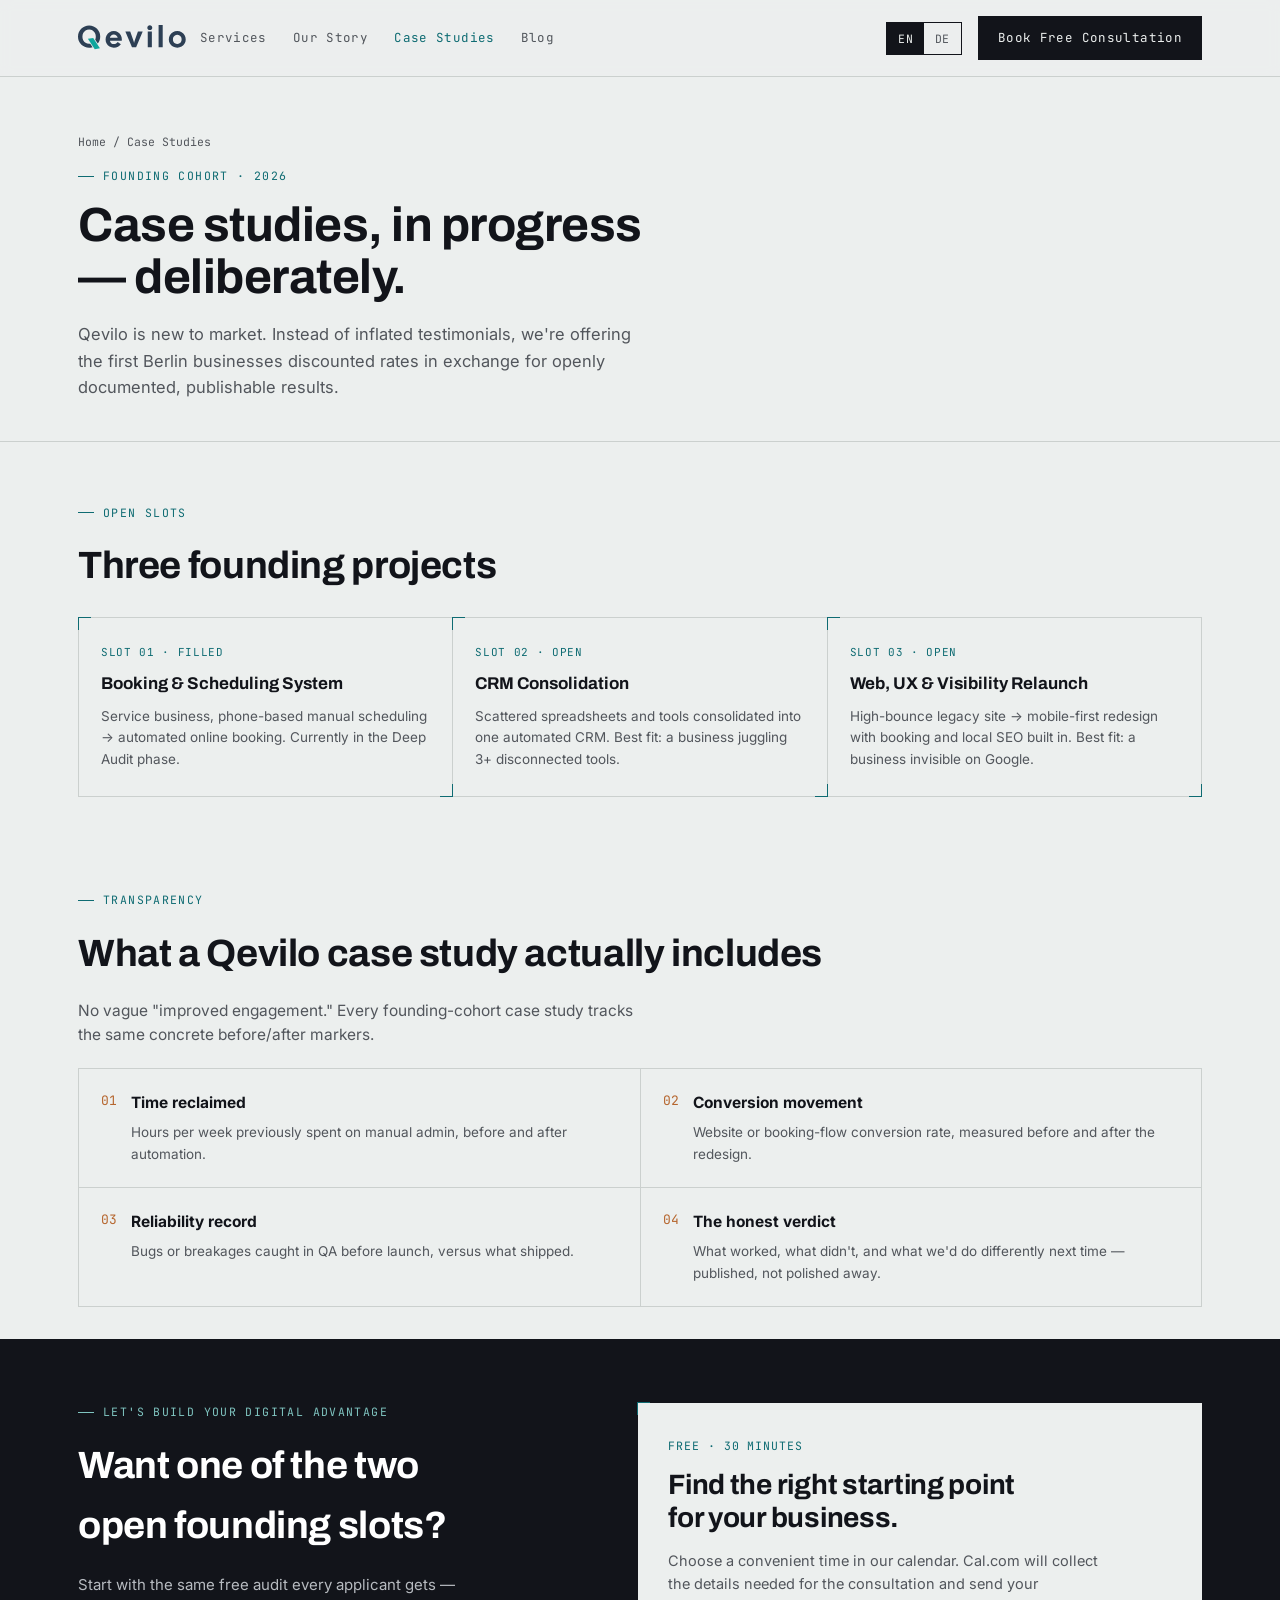
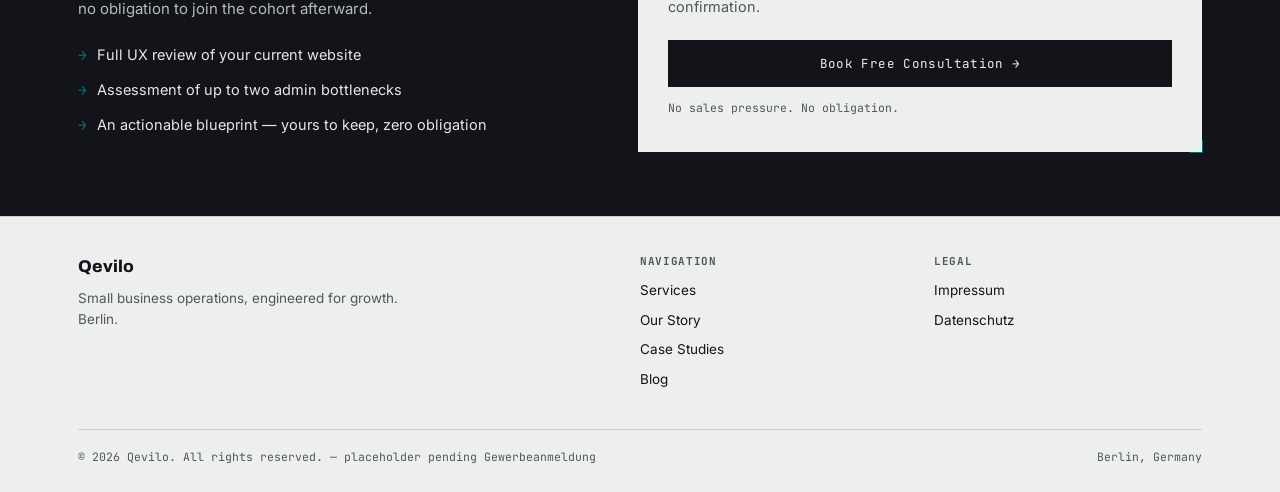
<file: case-studies.html>
<!DOCTYPE html>
<html lang="en" id="htmlRoot">
<head>
<meta charset="UTF-8">
<meta name="viewport" content="width=device-width, initial-scale=1.0">
<title>Case Studies — Qevilo</title>
<link rel="preconnect" href="https://fonts.googleapis.com">
<link href="https://fonts.googleapis.com/css2?family=Archivo:wght@500;600;700;800&family=Inter:wght@400;500;600&family=JetBrains+Mono:wght@400;500&display=swap" rel="stylesheet">
<style>
:root{
  --paper:#ECEFEE; --paper-alt:#E1E5E3; --ink:#12141A; --ink-soft:#52565C;
  --teal:#0E6B72; --teal-soft:#DCEAE9; --copper:#B5652D;
  --line:#CBD0CE; --line-strong:#9CA3A0;
  --display:'Archivo',sans-serif; --body:'Inter',sans-serif; --mono:'JetBrains Mono',monospace;
}
*{box-sizing:border-box;}
html{scroll-behavior:smooth;}
body{margin:0;background:var(--paper);color:var(--ink);font-family:var(--body);line-height:1.6;font-size:16px;-webkit-font-smoothing:antialiased;}
a{color:inherit;text-decoration:none;}
.wrap{max-width:1180px;margin:0 auto;padding:0 28px;}
h1,h2,h3{font-family:var(--display);font-weight:700;margin:0;letter-spacing:-0.01em;}
h2{font-size:clamp(27px,3.2vw,38px);}
.eyebrow{font-family:var(--mono);font-size:11.5px;letter-spacing:.12em;text-transform:uppercase;color:var(--teal);display:flex;align-items:center;gap:9px;margin-bottom:14px;}
.eyebrow::before{content:"";width:16px;height:1px;background:var(--teal);}
.spec-tag{font-family:var(--mono);font-size:11px;letter-spacing:.04em;padding:5px 9px;border:1px solid var(--line-strong);color:var(--ink-soft);display:inline-block;}
.ruler{height:22px;background-image:repeating-linear-gradient(90deg,var(--line-strong) 0 1px,transparent 1px 24px);border-bottom:1px solid var(--line);}
.bracket{position:relative;}
.bracket::before,.bracket::after{content:"";position:absolute;width:12px;height:12px;border:1.5px solid var(--teal);pointer-events:none;}
.bracket::before{top:-1px;left:-1px;border-right:none;border-bottom:none;}
.bracket::after{bottom:-1px;right:-1px;border-left:none;border-top:none;}

/* HEADER */
header{position:sticky;top:0;z-index:50;background:rgba(236,239,238,.94);backdrop-filter:blur(6px);border-bottom:1px solid var(--line);}
.navrow{display:flex;align-items:center;justify-content:space-between;padding:16px 28px;max-width:1180px;margin:0 auto;gap:14px;}
.brand{display:flex;align-items:center;}
.brand svg{height:26px;width:auto;display:block;}
.nav-right{display:flex;align-items:center;gap:16px;margin-left:auto;}
nav{display:none;gap:26px;align-items:center;}
@media(min-width:980px){nav{display:flex;}}
nav a{font-family:var(--mono);font-size:12.5px;letter-spacing:.03em;color:var(--ink-soft);}
nav a:hover, nav a.active{color:var(--teal);}
.btn{font-family:var(--mono);font-size:12.5px;letter-spacing:.03em;padding:11px 19px;cursor:pointer;border:1px solid var(--ink);transition:all .15s;display:inline-block;}
.btn-primary{background:var(--ink);color:var(--paper);}
.btn-primary:hover{background:var(--teal);border-color:var(--teal);}
.btn-ghost{background:transparent;color:var(--ink);}
.btn-ghost:hover{border-color:var(--teal);color:var(--teal);}
.nav-cta{display:none;}
@media(min-width:720px){.nav-cta{display:inline-block;}}
.lang-toggle{display:flex;border:1px solid var(--ink);font-family:var(--mono);flex:none;}
.lang-btn{padding:8px 11px;background:transparent;border:none;cursor:pointer;color:var(--ink-soft);font-family:var(--mono);font-size:11.5px;letter-spacing:.03em;}
.lang-btn.active{background:var(--ink);color:var(--paper);}

/* SUBPAGE HERO */
.subhero{padding:56px 0 40px;border-bottom:1px solid var(--line);}
.subhero h1{font-size:clamp(32px,4.4vw,48px);line-height:1.08;max-width:20ch;}
.subhero p.lead{font-size:16.5px;color:var(--ink-soft);max-width:56ch;margin:18px 0 0;}
.crumb{font-family:var(--mono);font-size:11.5px;color:var(--ink-soft);margin-bottom:16px;}
.crumb a:hover{color:var(--teal);}

/* HOME HERO */
.hero{padding:70px 0 44px;}
.hero-grid{display:grid;grid-template-columns:1fr;gap:40px;align-items:center;}
@media(min-width:980px){.hero-grid{grid-template-columns:1.05fr .95fr;gap:24px;}}
.hero h1{font-size:clamp(34px,4.6vw,54px);line-height:1.06;}
.hero h1 .accent{color:var(--teal);}
.hero p.lead{font-size:17px;color:var(--ink-soft);max-width:48ch;margin:20px 0 28px;}
.hero-ctas{display:flex;gap:14px;flex-wrap:wrap;}
.spec-strip{display:flex;gap:10px;flex-wrap:wrap;margin-top:26px;}

.stripline{border-top:1px solid var(--line);border-bottom:1px solid var(--line);}
.stripgrid{display:grid;grid-template-columns:repeat(2,1fr);}
@media(min-width:720px){.stripgrid{grid-template-columns:repeat(3,1fr);}}
.stripcell{padding:20px 24px;border-right:1px solid var(--line);}
.stripcell:last-child{border-right:none;}
.stripcell p{margin:0;font-size:14px;color:var(--ink-soft);}
.stripcell .lbl{font-family:var(--mono);font-size:11px;color:var(--teal);letter-spacing:.06em;text-transform:uppercase;margin-bottom:6px;}

.sec-head{padding:62px 0 32px;}
.sec-head h2{max-width:20ch;}
.sec-sub{color:var(--ink-soft);max-width:58ch;margin-top:14px;font-size:15.5px;}

/* AUDIENCE CHIPS */
.chip-row{display:flex;gap:10px;flex-wrap:wrap;margin-top:20px;}
.chip{font-family:var(--mono);font-size:12px;padding:7px 13px;border:1px solid var(--line-strong);border-radius:999px;color:var(--ink-soft);}

/* PAIN */
.pain{background:var(--ink);color:var(--paper);}
.pain .eyebrow{color:#7FC4C0;}
.pain .eyebrow::before{background:#7FC4C0;}
.pain h2{color:#fff;max-width:24ch;}
.pain p{color:#B7BBC0;font-size:15.5px;max-width:70ch;margin:16px 0 0;}
.pain p strong{color:#fff;font-weight:600;}

/* GLANCE GRID (services discoverability) */
.glance-grid{display:grid;grid-template-columns:repeat(2,1fr);gap:1px;background:var(--line);border:1px solid var(--line);margin-top:24px;}
@media(min-width:700px){.glance-grid{grid-template-columns:repeat(4,1fr);}}
.glance-tile{background:var(--paper);padding:20px 16px;transition:background .15s;}
.glance-tile:hover{background:var(--teal-soft);}
.glance-tile .gicon{font-size:18px;margin-bottom:8px;}
.glance-tile .gtitle{font-family:var(--display);font-weight:700;font-size:13.5px;line-height:1.3;margin-bottom:4px;}
.glance-tile .gline{font-size:12px;color:var(--ink-soft);line-height:1.4;}

/* PILLARS */
.pillar-block{padding:50px 0;border-top:1px solid var(--line);}
.pillar-head{display:flex;align-items:baseline;gap:14px;flex-wrap:wrap;margin-bottom:8px;}
.pillar-head .picon{font-size:24px;}
.pillar-head h2{font-size:26px;max-width:none;}
.pillar-intro{color:var(--ink-soft);font-size:15px;max-width:64ch;margin:10px 0 26px;}
.svc-grid{display:grid;grid-template-columns:1fr;gap:1px;background:var(--line);border:1px solid var(--line);}
@media(min-width:760px){.svc-grid{grid-template-columns:repeat(3,1fr);}}
.svc-card{background:var(--paper);padding:24px 22px;}
.svc-card .snum{font-family:var(--mono);font-size:11px;color:var(--teal);letter-spacing:.06em;margin-bottom:8px;}
.svc-card h3{font-size:16.5px;margin:0 0 9px;line-height:1.35;}
.svc-card p{font-size:13.5px;color:var(--ink-soft);margin:0 0 10px;}
.svc-card .outcome{font-family:var(--mono);font-size:11.5px;color:var(--copper);border-top:1px solid var(--line);padding-top:10px;margin-top:10px;}

/* Legacy compact pillar card (used on home teaser) */
.pillars-grid{display:grid;grid-template-columns:1fr;gap:1px;background:var(--line);border:1px solid var(--line);margin-top:10px;}
@media(min-width:820px){.pillars-grid{grid-template-columns:repeat(4,1fr);}}
.pillar-card{background:var(--paper);padding:26px 22px;}
.pillar-card .picon{font-size:20px;margin-bottom:10px;}
.pillar-card .pnum{font-family:var(--mono);font-size:11px;color:var(--teal);letter-spacing:.06em;}
.pillar-card h3{font-size:16.5px;margin:8px 0 8px;line-height:1.3;}
.pillar-card>p.desc{font-size:13.5px;color:var(--ink-soft);margin:0 0 12px;}
.pillar-card .more{font-family:var(--mono);font-size:11.5px;color:var(--teal);}

/* LIFECYCLE */
.life-list{display:grid;grid-template-columns:1fr;gap:1px;background:var(--line);border:1px solid var(--line);margin-top:20px;}
@media(min-width:820px){.life-list{grid-template-columns:repeat(3,1fr);}}
.life-item{background:var(--paper);padding:26px 24px;}
.life-item .ln{font-family:var(--mono);font-size:11px;color:var(--copper);letter-spacing:.06em;margin-bottom:8px;}
.life-item h4{font-family:var(--display);font-size:17px;margin:0 0 8px;font-weight:700;}
.life-item p{font-size:13.5px;color:var(--ink-soft);margin:0;}

/* VALUES (our story) */
.value-grid{display:grid;grid-template-columns:1fr;gap:1px;background:var(--line);border:1px solid var(--line);margin-top:20px;}
@media(min-width:760px){.value-grid{grid-template-columns:repeat(3,1fr);}}
.value-card{background:var(--paper);padding:26px 22px;}
.value-card .vnum{font-family:var(--mono);font-size:11px;color:var(--teal);letter-spacing:.06em;margin-bottom:8px;}
.value-card h3{font-size:17px;margin:0 0 8px;}
.value-card p{font-size:13.5px;color:var(--ink-soft);margin:0;}

.who{border-top:1px solid var(--line);border-bottom:1px solid var(--line);}

.about{border-top:1px solid var(--line);border-bottom:1px solid var(--line);background:var(--paper-alt);}
.about-grid{display:grid;grid-template-columns:1fr;gap:30px;padding:60px 0;}
@media(min-width:900px){.about-grid{grid-template-columns:1fr 1fr;}}
.about h2{max-width:none;}
.about p{color:var(--ink-soft);font-size:15px;margin:16px 0 0;}
.about-specs{display:flex;flex-direction:column;gap:1px;background:var(--line);border:1px solid var(--line);align-self:start;}
.about-spec{background:var(--paper);padding:16px 20px;display:flex;justify-content:space-between;font-family:var(--mono);font-size:12.5px;gap:10px;}
.about-spec span:first-child{color:var(--ink-soft);}
.about-spec span:last-child{color:var(--ink);font-weight:500;text-align:right;}

/* CASE STUDIES / PILOT */
.pilot-grid{display:grid;grid-template-columns:1fr;gap:1px;background:var(--line);border:1px solid var(--line);margin-top:20px;}
@media(min-width:800px){.pilot-grid{grid-template-columns:repeat(3,1fr);}}
.pilot-card{background:var(--paper);padding:26px 22px;}
.pilot-card .slot{font-family:var(--mono);font-size:11px;color:var(--teal);letter-spacing:.06em;margin-bottom:9px;}
.pilot-card h4{font-family:var(--display);font-size:17px;margin:0 0 8px;}
.pilot-card p{color:var(--ink-soft);font-size:13.5px;margin:0;}

.includes-grid{display:grid;grid-template-columns:1fr;gap:1px;background:var(--line);border:1px solid var(--line);margin-top:20px;}
@media(min-width:760px){.includes-grid{grid-template-columns:repeat(2,1fr);}}
.includes-card{background:var(--paper);padding:22px;display:flex;gap:14px;align-items:flex-start;}
.includes-card .inum{font-family:var(--mono);font-size:13px;color:var(--copper);flex:none;}
.includes-card h4{font-size:15.5px;margin:0 0 6px;}
.includes-card p{font-size:13.5px;color:var(--ink-soft);margin:0;}

/* BLOG */
.blog-grid{display:grid;grid-template-columns:1fr;gap:20px;margin-top:16px;}
@media(min-width:760px){.blog-grid{grid-template-columns:repeat(3,1fr);}}
.blog-card{border:1px solid var(--line);background:var(--paper);padding:20px;display:flex;flex-direction:column;}
.blog-card .date{font-family:var(--mono);font-size:11px;color:var(--teal);margin-bottom:8px;}
.blog-card h3{font-size:16px;margin:0 0 8px;line-height:1.35;}
.blog-card p{font-size:13.5px;color:var(--ink-soft);margin:0;flex:1;}
.blog-card .rd{font-family:var(--mono);font-size:11.5px;color:var(--ink-soft);margin-top:14px;}
.notify-box{border:1px solid var(--line);background:var(--paper-alt);padding:28px 26px;margin-top:34px;display:flex;flex-wrap:wrap;gap:16px;align-items:center;justify-content:space-between;}
.notify-box h4{font-size:16px;margin:0 0 4px;}
.notify-box p{font-size:13px;color:var(--ink-soft);margin:0;}
.notify-form{display:flex;gap:8px;flex-wrap:wrap;}
.notify-form input{padding:10px 12px;border:1px solid var(--line-strong);background:var(--paper);font-family:var(--body);font-size:13.5px;min-width:220px;}
.notify-form button{padding:10px 16px;background:var(--ink);color:var(--paper);border:none;font-family:var(--mono);font-size:12.5px;cursor:pointer;}
.notify-form button:hover{background:var(--teal);}

/* FINAL CTA / CONSULTATION */
.final-cta{background:var(--ink);color:var(--paper);}
.final-grid{display:grid;grid-template-columns:1fr;gap:32px;padding:64px 0;}
@media(min-width:940px){.final-grid{grid-template-columns:.95fr 1.05fr;gap:50px;align-items:stretch;}}
.final-cta h2{color:#fff;max-width:18ch;}
.final-cta .eyebrow{color:#7FC4C0;}
.final-cta .eyebrow::before{background:#7FC4C0;}
.final-intro{color:#B7BBC0;font-size:15px;margin:16px 0 22px;max-width:44ch;}
.checklist{list-style:none;margin:0;padding:0;display:flex;flex-direction:column;gap:12px;}
.checklist li{display:flex;gap:10px;align-items:flex-start;font-size:14.5px;color:#E6E8E6;}
.checklist li .ck{color:var(--teal);font-family:var(--mono);flex:none;}

.consultation-panel{
  background:var(--paper);
  color:var(--ink);
  padding:34px 30px;
  display:flex;
  flex-direction:column;
  justify-content:center;
  min-height:320px;
}
.panel-label{
  font-family:var(--mono);
  font-size:11.5px;
  letter-spacing:.08em;
  text-transform:uppercase;
  color:var(--teal);
  margin-bottom:12px;
}
.consultation-panel h3{
  font-family:var(--display);
  font-size:clamp(21px,2.4vw,28px);
  line-height:1.2;
  margin:0 0 14px;
  max-width:22ch;
}
.consultation-panel p{
  color:var(--ink-soft);
  font-size:14.5px;
  margin:0 0 22px;
  max-width:48ch;
}
.consultation-btn{
  width:100%;
  padding:14px 18px;
  border:1px solid var(--ink);
  background:var(--ink);
  color:var(--paper);
  font-family:var(--mono);
  font-size:12.5px;
  letter-spacing:.03em;
  cursor:pointer;
  transition:background .15s,border-color .15s;
}
.consultation-btn:hover{
  background:var(--teal);
  border-color:var(--teal);
}
.consultation-note{
  font-family:var(--mono);
  font-size:11.5px;
  color:var(--ink-soft);
  margin-top:12px;
}


footer{border-top:1px solid var(--line);padding:36px 0 26px;}
.foot-grid{display:grid;grid-template-columns:1fr;gap:26px;}
@media(min-width:760px){.foot-grid{grid-template-columns:2fr 1fr 1fr;}}
.foot-brand{font-family:var(--display);font-weight:800;font-size:17px;margin-bottom:8px;}
.foot-col h5{font-family:var(--mono);font-size:11px;text-transform:uppercase;letter-spacing:.06em;color:var(--ink-soft);margin:0 0 10px;}
.foot-col a{display:block;font-size:13.5px;color:var(--ink);margin-bottom:8px;}
.foot-col a:hover{color:var(--teal);}
.foot-bottom{margin-top:30px;padding-top:18px;border-top:1px solid var(--line);display:flex;justify-content:space-between;flex-wrap:wrap;gap:10px;font-family:var(--mono);font-size:11.5px;color:var(--ink-soft);}
::selection{background:var(--teal);color:#fff;}
@media (prefers-reduced-motion: reduce){html{scroll-behavior:auto;}}

</style>
</head>
<body>

<header>
  <div class="navrow">
    <a href="index.html" class="brand" aria-label="Qevilo home">
      <svg width="713" height="172" viewBox="0 0 713 172" fill="none" xmlns="http://www.w3.org/2000/svg">
<path d="M73.7305 3.43359C84.2344 3.43363 93.9304 5.38669 102.818 9.29199C111.706 13.0626 119.449 18.3147 126.048 25.0479C132.646 31.7811 137.764 39.5916 141.4 48.4795C145.171 57.3675 147.057 66.8619 147.057 76.9619C147.057 87.3312 145.104 97.0946 141.198 106.252C138.55 112.37 135.219 117.929 131.209 122.933L114.1 96.9043C116.543 90.8676 117.767 84.2204 117.767 76.9619C117.767 68.3434 115.948 60.4654 112.312 53.3281C108.811 46.1908 103.761 40.4675 97.1621 36.1582C90.6982 31.8489 82.8877 29.6944 73.7305 29.6943C64.5732 29.6943 56.6278 31.8489 49.8945 36.1582C43.2959 40.4675 38.178 46.1908 34.542 53.3281C31.0407 60.4654 29.29 68.3434 29.29 76.9619C29.29 85.4457 31.0408 93.2563 34.542 100.394C38.178 107.531 43.2959 113.255 49.8945 117.564C56.6278 121.739 64.5733 123.826 73.7305 123.826C76.2434 123.826 78.6713 123.655 81.0146 123.315L96.3408 146.631C94.0353 147.337 91.6834 147.951 89.2842 148.47C84.3016 149.547 79.117 150.086 73.7305 150.086C63.2265 150.086 53.4631 148.2 44.4404 144.43C35.5524 140.659 27.7411 135.407 21.0078 128.674C14.4093 121.941 9.22471 114.197 5.4541 105.444C1.8181 96.5563 0 87.0619 0 76.9619C7.3242e-06 66.8619 1.81811 57.3675 5.4541 48.4795C9.22473 39.5917 14.4093 31.7811 21.0078 25.0479C27.7411 18.3145 35.5524 13.0627 44.4404 9.29199C53.463 5.38671 63.2265 3.43359 73.7305 3.43359ZM236.856 39.7939C247.36 39.794 256.585 42.285 264.53 47.2676C272.61 52.2502 278.872 58.9838 283.316 67.4678C287.895 75.817 290.185 85.0417 290.185 95.1416C290.185 96.6229 290.117 98.1721 289.982 99.7881C289.848 101.404 289.645 103.087 289.376 104.838H210.798C212.279 111.033 215.243 116.083 219.687 119.988C224.265 123.893 229.989 125.846 236.856 125.846C242.782 125.846 247.899 124.499 252.208 121.806C256.652 119.112 260.086 115.746 262.51 111.706L283.721 127.664C279.546 134.263 273.284 139.65 264.935 143.824C256.585 147.999 247.226 150.086 236.856 150.086C226.083 150.086 216.589 147.595 208.374 142.612C200.16 137.63 193.763 131.031 189.185 122.816C184.741 114.467 182.519 105.242 182.519 95.1416C182.519 85.0417 184.875 75.817 189.588 67.4678C194.301 58.9838 200.698 52.2502 208.778 47.2676C216.993 42.285 226.353 39.7939 236.856 39.7939ZM656.763 39.9961C667.67 39.9962 677.299 42.4871 685.648 47.4697C694.132 52.4524 700.731 59.1185 705.444 67.4678C710.292 75.817 712.716 85.0417 712.716 95.1416C712.716 105.242 710.292 114.467 705.444 122.816C700.731 131.031 694.132 137.63 685.648 142.612C677.299 147.595 667.67 150.086 656.763 150.086C645.989 150.086 636.36 147.595 627.876 142.612C619.392 137.63 612.726 131.031 607.878 122.816C603.165 114.467 600.809 105.242 600.809 95.1416C600.809 85.0417 603.165 75.817 607.878 67.4678C612.726 59.1185 619.392 52.4524 627.876 47.4697C636.36 42.4871 645.989 39.9961 656.763 39.9961ZM366.539 102.414C368.424 107.801 369.905 113.389 370.982 119.18C372.06 113.389 373.541 107.801 375.427 102.414L396.435 42.4199H428.148L384.517 147.46H357.045L313.211 42.4199H345.53L366.539 102.414ZM488.762 147.46H461.491V42.4199H488.762V147.46ZM560.439 147.46H533.17V0H560.439V147.46ZM656.763 64.8418C650.972 64.8418 645.922 66.256 641.612 69.084C637.303 71.7773 633.937 75.4135 631.513 79.9922C629.223 84.5708 628.078 89.6204 628.078 95.1416C628.078 100.528 629.223 105.511 631.513 110.09C633.937 114.668 637.303 118.372 641.612 121.2C645.922 123.893 650.972 125.24 656.763 125.24C662.553 125.24 667.603 123.893 671.912 121.2C676.221 118.372 679.521 114.669 681.811 110.09C684.234 105.511 685.446 100.528 685.446 95.1416C685.446 89.6205 684.234 84.5707 681.811 79.9922C679.521 75.4135 676.221 71.7773 671.912 69.084C667.603 66.2561 662.553 64.8419 656.763 64.8418ZM236.452 63.2256C229.988 63.2256 224.467 65.1788 219.889 69.084C215.31 72.9893 212.279 78.1064 210.798 84.4355H262.712C261.231 78.6451 258.133 73.6628 253.42 69.4883C248.841 65.3136 243.185 63.2256 236.452 63.2256ZM475.025 1.61621C479.739 1.61624 483.644 3.23194 486.741 6.46387C489.839 9.5612 491.388 13.2649 491.388 17.5742C491.388 22.1528 489.838 25.9906 486.741 29.0879C483.644 32.1852 479.739 33.7343 475.025 33.7344C470.447 33.7344 466.542 32.1851 463.31 29.0879C460.212 25.856 458.663 22.0181 458.663 17.5742C458.663 13.2649 460.212 9.5612 463.31 6.46387C466.542 3.232 470.447 1.61621 475.025 1.61621Z" fill="#2D3F54"/>
<path d="M65.3455 90.7039L100.726 86.46L145.047 153.884L110.871 159.96L65.3455 90.7039Z" fill="#0FA69D"/>
</svg>
    </a>
    <nav>
      <a href="services.html" data-en="Services" data-de="Leistungen">Services</a>
      <a href="our-story.html" data-en="Our Story" data-de="Unsere Geschichte">Our Story</a>
      <a href="case-studies.html" class="active" data-en="Case Studies" data-de="Referenzen">Case Studies</a>
      <a href="blog.html" data-en="Blog" data-de="Blog">Blog</a>
    </nav>
    <div class="nav-right">
      <div class="lang-toggle">
        <button class="lang-btn active" data-lang="en">EN</button>
        <button class="lang-btn" data-lang="de">DE</button>
      </div>
      <a
href="#"
class="btn btn-primary nav-cta"
data-en="Book Free Consultation"
data-de="Kostenlose Beratung buchen"
data-cal-link="qevilo/30min"
data-cal-namespace="30min"
data-cal-config='{"layout":"month_view","useSlotsViewOnSmallScreen":"true"}'
>
Book Free Consultation
</a>
  </div>
</header>

<main>

  <section class="subhero">
    <div class="wrap">
      <div class="crumb"><a href="index.html" data-en="Home" data-de="Start">Home</a> / <span data-en="Case Studies" data-de="Referenzen">Case Studies</span></div>
      <div class="eyebrow" data-en="FOUNDING COHORT · 2026" data-de="GRÜNDUNGSKOHORTE · 2026">FOUNDING COHORT · 2026</div>
      <h1 data-en="Case studies, in progress — deliberately." data-de="Referenzen im Aufbau — mit Absicht.">Case studies, in progress — deliberately.</h1>
      <p class="lead" data-en="Qevilo is new to market. Instead of inflated testimonials, we're offering the first Berlin businesses discounted rates in exchange for openly documented, publishable results." data-de="Qevilo ist neu am Markt. Statt aufgeblähter Testimonials bieten wir den ersten Berliner Unternehmen vergünstigte Konditionen im Austausch für offen dokumentierte, veröffentlichbare Ergebnisse.">Qevilo is new to market. Instead of inflated testimonials, we're offering the first Berlin businesses discounted rates in exchange for openly documented, publishable results.</p>
    </div>
  </section>

  <section class="sec-head">
    <div class="wrap">
      <div class="eyebrow" data-en="OPEN SLOTS" data-de="OFFENE PLÄTZE">OPEN SLOTS</div>
      <h2 style="max-width:none;" data-en="Three founding projects" data-de="Drei Gründungsprojekte">Three founding projects</h2>
      <div class="pilot-grid">
        <div class="pilot-card bracket">
          <div class="slot" data-en="SLOT 01 · FILLED" data-de="PLATZ 01 · VERGEBEN">SLOT 01 · FILLED</div>
          <h4 data-en="Booking &amp; Scheduling System" data-de="Termin- &amp; Buchungssystem">Booking &amp; Scheduling System</h4>
          <p data-en="Service business, phone-based manual scheduling → automated online booking. Currently in the Deep Audit phase." data-de="Dienstleistungsbetrieb, manuelle Terminvergabe per Telefon → automatisierte Online-Buchung. Aktuell in der Tiefenanalyse-Phase.">Service business, phone-based manual scheduling → automated online booking. Currently in the Deep Audit phase.</p>
        </div>
        <div class="pilot-card bracket">
          <div class="slot" data-en="SLOT 02 · OPEN" data-de="PLATZ 02 · OFFEN">SLOT 02 · OPEN</div>
          <h4 data-en="CRM Consolidation" data-de="CRM-Konsolidierung">CRM Consolidation</h4>
          <p data-en="Scattered spreadsheets and tools consolidated into one automated CRM. Best fit: a business juggling 3+ disconnected tools." data-de="Verstreute Tabellen und Tools werden in einem automatisierten CRM zusammengeführt. Ideal für Unternehmen mit 3+ getrennten Tools.">Scattered spreadsheets and tools consolidated into one automated CRM. Best fit: a business juggling 3+ disconnected tools.</p>
        </div>
        <div class="pilot-card bracket">
          <div class="slot" data-en="SLOT 03 · OPEN" data-de="PLATZ 03 · OFFEN">SLOT 03 · OPEN</div>
          <h4 data-en="Web, UX &amp; Visibility Relaunch" data-de="Web-, UX- &amp; Sichtbarkeits-Relaunch">Web, UX &amp; Visibility Relaunch</h4>
          <p data-en="High-bounce legacy site → mobile-first redesign with booking and local SEO built in. Best fit: a business invisible on Google." data-de="Veraltete Webseite mit hoher Absprungrate → mobile-first Neugestaltung mit Buchung und lokaler SEO. Ideal für Unternehmen, die bei Google unsichtbar sind.">High-bounce legacy site → mobile-first redesign with booking and local SEO built in. Best fit: a business invisible on Google.</p>
        </div>
      </div>
    </div>
  </section>

  <!-- WHAT'S INCLUDED -->
  <section class="sec-head">
    <div class="wrap">
      <div class="eyebrow" data-en="TRANSPARENCY" data-de="TRANSPARENZ">TRANSPARENCY</div>
      <h2 style="max-width:none;" data-en="What a Qevilo case study actually includes" data-de="Was eine Qevilo-Fallstudie tatsächlich enthält">What a Qevilo case study actually includes</h2>
      <p class="sec-sub" data-en="No vague 'improved engagement.' Every founding-cohort case study tracks the same concrete before/after markers." data-de="Kein vages „verbessertes Engagement“. Jede Fallstudie der Gründungskohorte verfolgt dieselben konkreten Vorher/Nachher-Kennzahlen.">No vague "improved engagement." Every founding-cohort case study tracks the same concrete before/after markers.</p>
      <div class="includes-grid">
        <div class="includes-card">
          <div class="inum">01</div>
          <div><h4 data-en="Time reclaimed" data-de="Gewonnene Zeit">Time reclaimed</h4><p data-en="Hours per week previously spent on manual admin, before and after automation." data-de="Wöchentliche Stunden, die zuvor für manuelle Verwaltung aufgewendet wurden — vorher und nachher.">Hours per week previously spent on manual admin, before and after automation.</p></div>
        </div>
        <div class="includes-card">
          <div class="inum">02</div>
          <div><h4 data-en="Conversion movement" data-de="Conversion-Entwicklung">Conversion movement</h4><p data-en="Website or booking-flow conversion rate, measured before and after the redesign." data-de="Conversion-Rate der Webseite oder des Buchungsprozesses, vorher und nachher gemessen.">Website or booking-flow conversion rate, measured before and after the redesign.</p></div>
        </div>
        <div class="includes-card">
          <div class="inum">03</div>
          <div><h4 data-en="Reliability record" data-de="Zuverlässigkeitsbilanz">Reliability record</h4><p data-en="Bugs or breakages caught in QA before launch, versus what shipped." data-de="In der QA vor dem Launch gefundene Fehler im Vergleich zum tatsächlichen Ergebnis.">Bugs or breakages caught in QA before launch, versus what shipped.</p></div>
        </div>
        <div class="includes-card">
          <div class="inum">04</div>
          <div><h4 data-en="The honest verdict" data-de="Das ehrliche Fazit">The honest verdict</h4><p data-en="What worked, what didn't, and what we'd do differently next time — published, not polished away." data-de="Was funktioniert hat, was nicht, und was wir beim nächsten Mal anders machen würden — veröffentlicht, nicht schöngeredet.">What worked, what didn't, and what we'd do differently next time — published, not polished away.</p></div>
        </div>
      </div>
    </div>
  </section>

  <!-- FINAL CTA -->
  <section id="audit" class="final-cta">
    <div class="wrap">
      <div class="final-grid">
        <div>
          <div class="eyebrow" data-en="LET'S BUILD YOUR DIGITAL ADVANTAGE" data-de="LASSEN SIE UNS IHREN VORTEIL AUFBAUEN">LET'S BUILD YOUR DIGITAL ADVANTAGE</div>
          <h2 data-en="Want one of the two open founding slots?" data-de="Interesse an einem der zwei offenen Gründungsplätze?">Want one of the two open founding slots?</h2>
          <p class="final-intro" data-en="Start with the same free audit every applicant gets — no obligation to join the cohort afterward." data-de="Starten Sie mit demselben kostenlosen Audit, das jeder Interessent erhält — ohne Verpflichtung, danach der Kohorte beizutreten.">Start with the same free audit every applicant gets — no obligation to join the cohort afterward.</p>
          <ul class="checklist">
            <li><span class="ck">→</span><span data-en="Full UX review of your current website" data-de="Vollständige UX-Prüfung Ihrer aktuellen Webseite">Full UX review of your current website</span></li>
            <li><span class="ck">→</span><span data-en="Assessment of up to two admin bottlenecks" data-de="Bewertung von bis zu zwei Verwaltungsengpässen">Assessment of up to two admin bottlenecks</span></li>
            <li><span class="ck">→</span><span data-en="An actionable blueprint — yours to keep, zero obligation" data-de="Ein umsetzbarer Plan — für Sie, ganz ohne Verpflichtung">An actionable blueprint — yours to keep, zero obligation</span></li>
          </ul>
        </div>
        <div class="consultation-panel bracket">
          <div
            class="panel-label"
            data-en="FREE · 30 MINUTES"
            data-de="KOSTENLOS · 30 MINUTEN"
          >
            FREE · 30 MINUTES
          </div>

          <h3
            data-en="Find the right starting point for your business."
            data-de="Finden Sie den richtigen Ausgangspunkt für Ihr Unternehmen."
          >
            Find the right starting point for your business.
          </h3>

          <p
            data-en="Choose a convenient time in our calendar. Cal.com will collect the details needed for the consultation and send your confirmation."
            data-de="Wählen Sie einen passenden Termin in unserem Kalender. Cal.com erfasst die benötigten Angaben und sendet Ihnen die Bestätigung."
          >
            Choose a convenient time in our calendar. Cal.com will collect the
            details needed for the consultation and send your confirmation.
          </p>

          <button
            type="button"
            class="consultation-btn"
            data-en="Book Free Consultation →"
            data-de="Kostenlose Beratung buchen →"
            data-cal-link="qevilo/30min"
            data-cal-namespace="30min"
            data-cal-config='{"layout":"month_view","useSlotsViewOnSmallScreen":"true"}'
          >
            Book Free Consultation →
          </button>

          <div
            class="consultation-note"
            data-en="No sales pressure. No obligation."
            data-de="Kein Verkaufsdruck. Keine Verpflichtung."
          >
            No sales pressure. No obligation.
          </div>
        </div>
      </div>
    </div>
  </section>


</main>

<footer>
  <div class="wrap">
    <div class="foot-grid">
      <div>
        <div class="foot-brand">Qevilo</div>
        <p style="color:var(--ink-soft);font-size:13.5px;max-width:36ch;margin:0;" data-en="Small business operations, engineered for growth. Berlin." data-de="Prozesse für kleine Unternehmen, konstruiert für Wachstum. Berlin.">Small business operations, engineered for growth. Berlin.</p>
      </div>
      <div class="foot-col">
        <h5 data-en="Navigation" data-de="Navigation">Navigation</h5>
        <a href="services.html" data-en="Services" data-de="Leistungen">Services</a>
        <a href="our-story.html" data-en="Our Story" data-de="Unsere Geschichte">Our Story</a>
        <a href="case-studies.html" data-en="Case Studies" data-de="Referenzen">Case Studies</a>
        <a href="blog.html" data-en="Blog" data-de="Blog">Blog</a>
      </div>
      <div class="foot-col">
        <h5 data-en="Legal" data-de="Rechtliches">Legal</h5>
        <a href="#">Impressum</a>
        <a href="#">Datenschutz</a>
      </div>
    </div>
    <div class="foot-bottom">
      <span data-en="© 2026 Qevilo. All rights reserved. — placeholder pending Gewerbeanmeldung" data-de="© 2026 Qevilo. Alle Rechte vorbehalten. — Platzhalter, wird nach Gewerbeanmeldung ergänzt">© 2026 Qevilo. All rights reserved. — placeholder pending Gewerbeanmeldung</span>
      <span data-en="Berlin, Germany" data-de="Berlin, Deutschland">Berlin, Germany</span>
    </div>
  </div>
</footer>

<script>
var currentLang = 'en';

function applyLang(lang){
  currentLang = lang;
  var root = document.getElementById('htmlRoot');
  if(root) root.lang = lang;

  document.querySelectorAll('[data-en]:not([data-en-html]):not([data-en-ph])').forEach(function(el){
    var val = el.getAttribute('data-' + lang);
    if(val !== null) el.textContent = val;
  });

  document.querySelectorAll('[data-en-html]').forEach(function(el){
    var val = el.getAttribute('data-' + lang + '-html');
    if(val !== null) el.innerHTML = val;
  });

  document.querySelectorAll('[data-en-ph]').forEach(function(el){
    var val = el.getAttribute('data-' + lang + '-ph');
    if(val !== null) el.placeholder = val;
  });

  document.querySelectorAll('.lang-btn').forEach(function(b){
    b.classList.toggle('active', b.dataset.lang === lang);
  });
}

document.addEventListener('DOMContentLoaded', function(){
  document.querySelectorAll('.lang-btn').forEach(function(b){
    b.addEventListener('click', function(){
      applyLang(b.dataset.lang);
    });
  });

  var notifyForm = document.getElementById('notifyForm');
  if(notifyForm){
    notifyForm.addEventListener('submit', function(e){
      e.preventDefault();
      var btn = this.querySelector('button');
      btn.textContent = currentLang === 'de' ? 'Angemeldet ✓' : 'Subscribed ✓';
    });
  }
});
</script>
  <!-- Cal.com -->
<script type="text/javascript">
(function (C, A, L) {
  let p = function (a, ar) { a.q.push(ar); };
  let d = C.document;
  C.Cal = C.Cal || function () {
    let cal = C.Cal;
    let ar = arguments;
    if (!cal.loaded) {
      cal.ns = {};
      cal.q = cal.q || [];
      d.head.appendChild(d.createElement("script")).src = A;
      cal.loaded = true;
    }
    if (ar[0] === L) {
      const api = function () { p(api, arguments); };
      const namespace = ar[1];
      api.q = api.q || [];
      if (typeof namespace === "string") {
        cal.ns[namespace] = cal.ns[namespace] || api;
        p(cal.ns[namespace], ar);
        p(cal, ["initNamespace", namespace]);
      } else {
        p(cal, ar);
      }
      return;
    }
    p(cal, ar);
  };
})(window, "https://app.cal.eu/embed/embed.js", "init");

Cal("init", "30min", {
  origin: "https://app.cal.eu"
});

Cal.config = Cal.config || {};
Cal.config.forwardQueryParams = true;

Cal.ns["30min"]("ui", {
  hideEventTypeDetails: false,
  layout: "month_view"
});
</script>
</body>
</html>
</file>
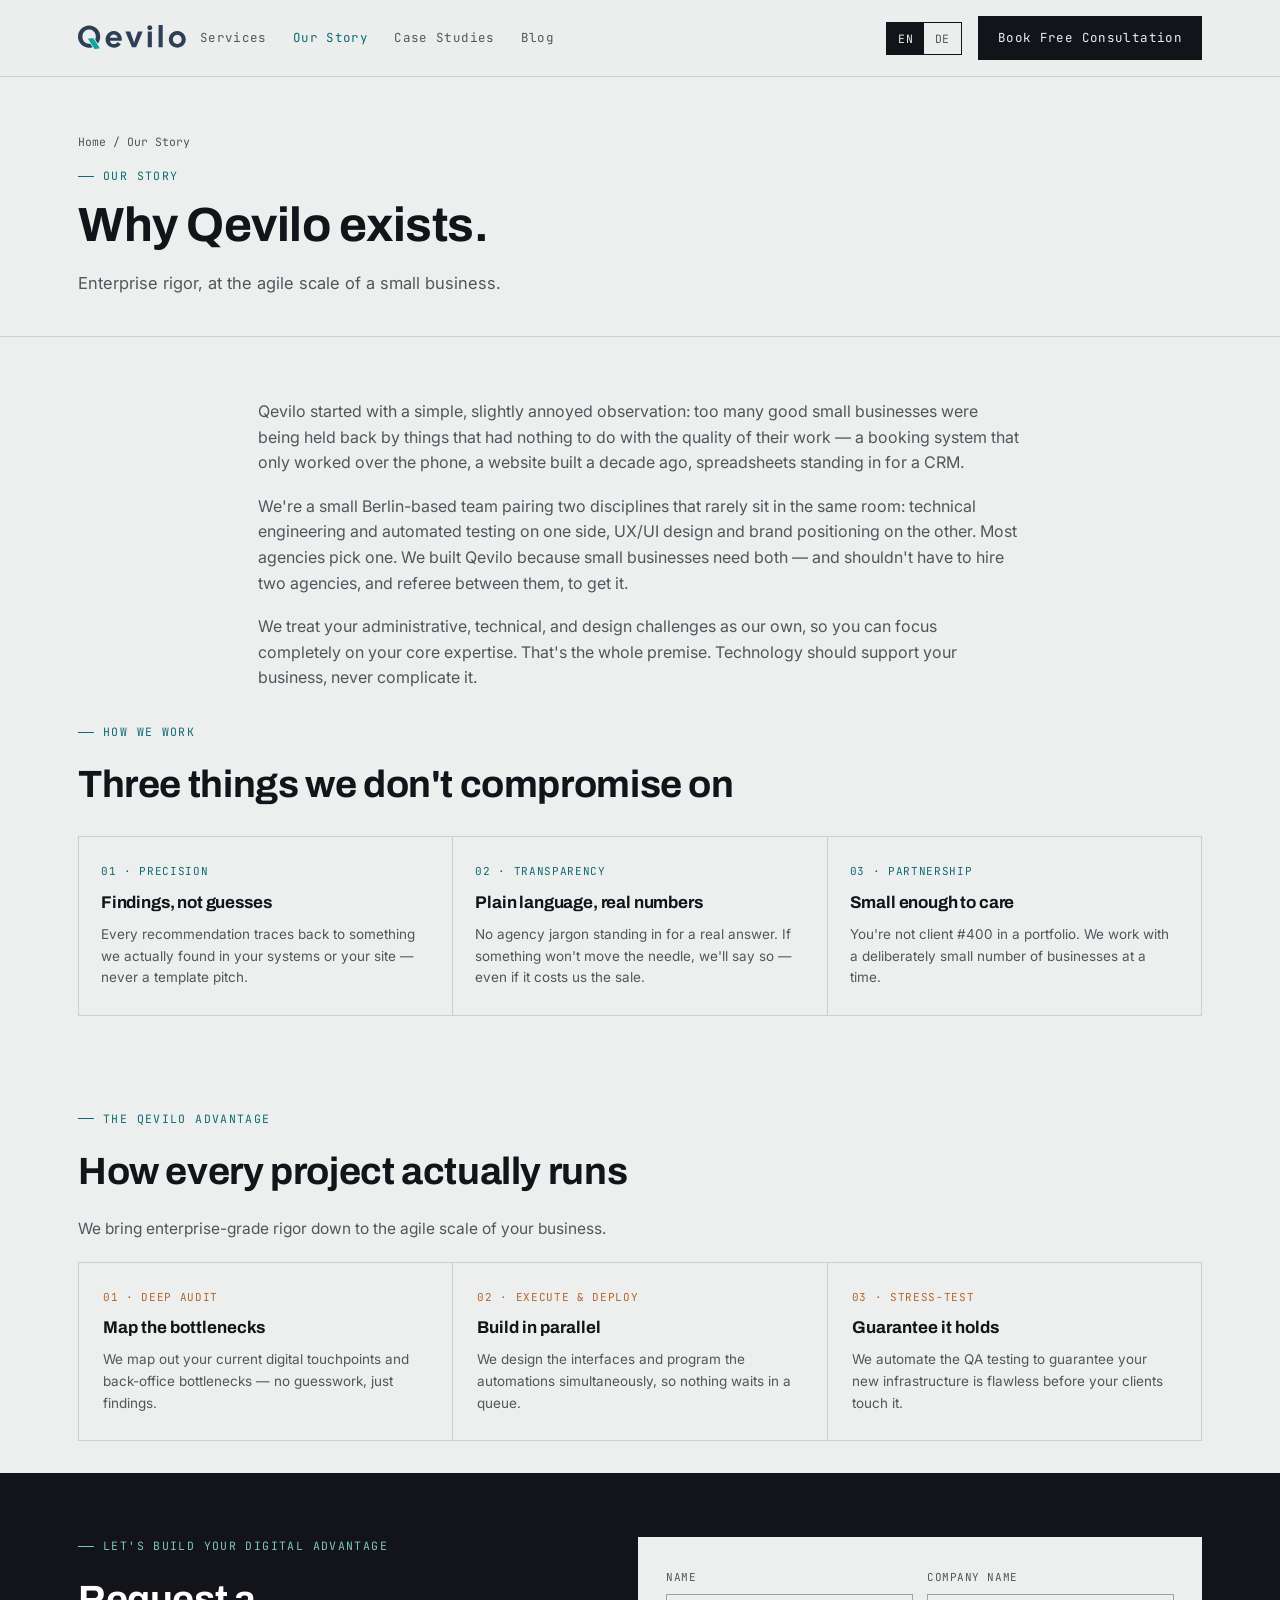
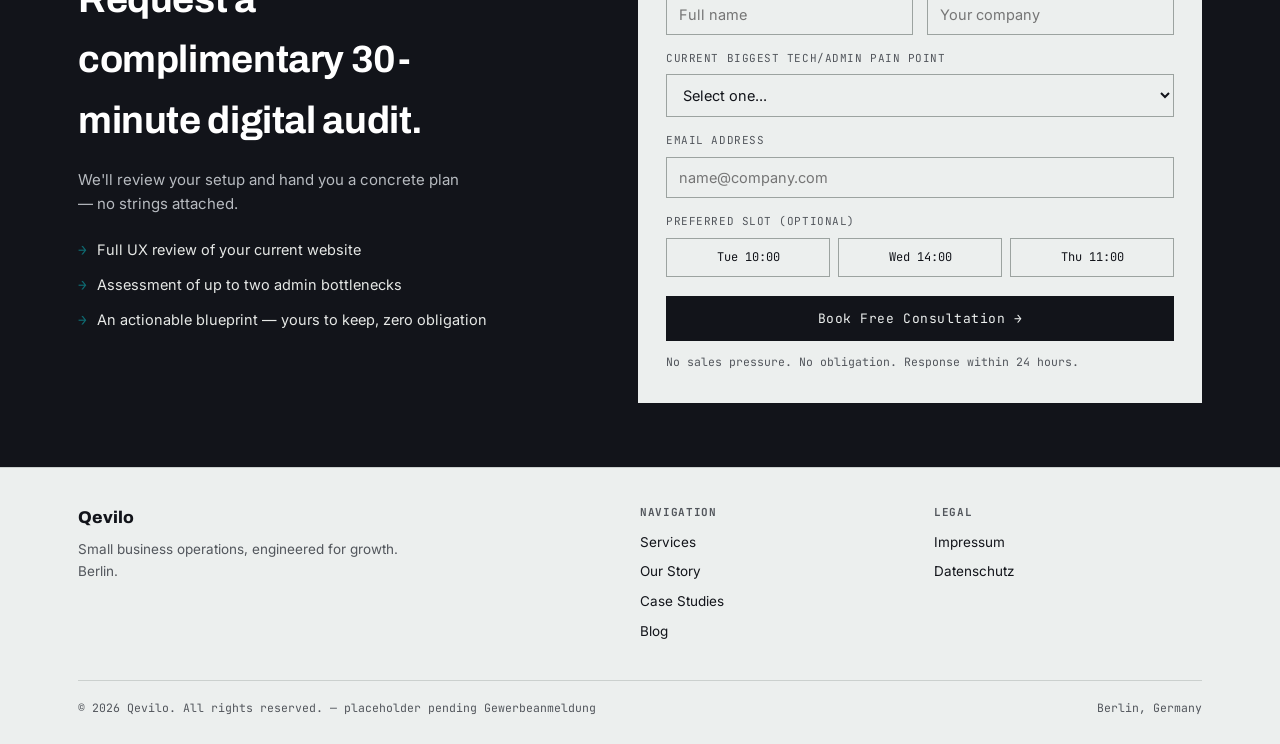
<file: our-story.html>
<!DOCTYPE html>
<html lang="en" id="htmlRoot">
<head>
<meta charset="UTF-8">
<meta name="viewport" content="width=device-width, initial-scale=1.0">
<title>Our Story — Qevilo</title>
<link rel="preconnect" href="https://fonts.googleapis.com">
<link href="https://fonts.googleapis.com/css2?family=Archivo:wght@500;600;700;800&family=Inter:wght@400;500;600&family=JetBrains+Mono:wght@400;500&display=swap" rel="stylesheet">
<style>
:root{
  --paper:#ECEFEE; --paper-alt:#E1E5E3; --ink:#12141A; --ink-soft:#52565C;
  --teal:#0E6B72; --teal-soft:#DCEAE9; --copper:#B5652D;
  --line:#CBD0CE; --line-strong:#9CA3A0;
  --display:'Archivo',sans-serif; --body:'Inter',sans-serif; --mono:'JetBrains Mono',monospace;
}
*{box-sizing:border-box;}
html{scroll-behavior:smooth;}
body{margin:0;background:var(--paper);color:var(--ink);font-family:var(--body);line-height:1.6;font-size:16px;-webkit-font-smoothing:antialiased;}
a{color:inherit;text-decoration:none;}
.wrap{max-width:1180px;margin:0 auto;padding:0 28px;}
h1,h2,h3{font-family:var(--display);font-weight:700;margin:0;letter-spacing:-0.01em;}
h2{font-size:clamp(27px,3.2vw,38px);}
.eyebrow{font-family:var(--mono);font-size:11.5px;letter-spacing:.12em;text-transform:uppercase;color:var(--teal);display:flex;align-items:center;gap:9px;margin-bottom:14px;}
.eyebrow::before{content:"";width:16px;height:1px;background:var(--teal);}
.spec-tag{font-family:var(--mono);font-size:11px;letter-spacing:.04em;padding:5px 9px;border:1px solid var(--line-strong);color:var(--ink-soft);display:inline-block;}
.ruler{height:22px;background-image:repeating-linear-gradient(90deg,var(--line-strong) 0 1px,transparent 1px 24px);border-bottom:1px solid var(--line);}
.bracket{position:relative;}
.bracket::before,.bracket::after{content:"";position:absolute;width:12px;height:12px;border:1.5px solid var(--teal);pointer-events:none;}
.bracket::before{top:-1px;left:-1px;border-right:none;border-bottom:none;}
.bracket::after{bottom:-1px;right:-1px;border-left:none;border-top:none;}

/* HEADER */
header{position:sticky;top:0;z-index:50;background:rgba(236,239,238,.94);backdrop-filter:blur(6px);border-bottom:1px solid var(--line);}
.navrow{display:flex;align-items:center;justify-content:space-between;padding:16px 28px;max-width:1180px;margin:0 auto;gap:14px;}
.brand{display:flex;align-items:center;}
.brand svg{height:26px;width:auto;display:block;}
.nav-right{display:flex;align-items:center;gap:16px;margin-left:auto;}
nav{display:none;gap:26px;align-items:center;}
@media(min-width:980px){nav{display:flex;}}
nav a{font-family:var(--mono);font-size:12.5px;letter-spacing:.03em;color:var(--ink-soft);}
nav a:hover, nav a.active{color:var(--teal);}
.btn{font-family:var(--mono);font-size:12.5px;letter-spacing:.03em;padding:11px 19px;cursor:pointer;border:1px solid var(--ink);transition:all .15s;display:inline-block;}
.btn-primary{background:var(--ink);color:var(--paper);}
.btn-primary:hover{background:var(--teal);border-color:var(--teal);}
.btn-ghost{background:transparent;color:var(--ink);}
.btn-ghost:hover{border-color:var(--teal);color:var(--teal);}
.nav-cta{display:none;}
@media(min-width:720px){.nav-cta{display:inline-block;}}
.lang-toggle{display:flex;border:1px solid var(--ink);font-family:var(--mono);flex:none;}
.lang-btn{padding:8px 11px;background:transparent;border:none;cursor:pointer;color:var(--ink-soft);font-family:var(--mono);font-size:11.5px;letter-spacing:.03em;}
.lang-btn.active{background:var(--ink);color:var(--paper);}

/* SUBPAGE HERO */
.subhero{padding:56px 0 40px;border-bottom:1px solid var(--line);}
.subhero h1{font-size:clamp(32px,4.4vw,48px);line-height:1.08;max-width:20ch;}
.subhero p.lead{font-size:16.5px;color:var(--ink-soft);max-width:56ch;margin:18px 0 0;}
.crumb{font-family:var(--mono);font-size:11.5px;color:var(--ink-soft);margin-bottom:16px;}
.crumb a:hover{color:var(--teal);}

/* HOME HERO */
.hero{padding:70px 0 44px;}
.hero-grid{display:grid;grid-template-columns:1fr;gap:40px;align-items:center;}
@media(min-width:980px){.hero-grid{grid-template-columns:1.05fr .95fr;gap:24px;}}
.hero h1{font-size:clamp(34px,4.6vw,54px);line-height:1.06;}
.hero h1 .accent{color:var(--teal);}
.hero p.lead{font-size:17px;color:var(--ink-soft);max-width:48ch;margin:20px 0 28px;}
.hero-ctas{display:flex;gap:14px;flex-wrap:wrap;}
.spec-strip{display:flex;gap:10px;flex-wrap:wrap;margin-top:26px;}

.stripline{border-top:1px solid var(--line);border-bottom:1px solid var(--line);}
.stripgrid{display:grid;grid-template-columns:repeat(2,1fr);}
@media(min-width:720px){.stripgrid{grid-template-columns:repeat(3,1fr);}}
.stripcell{padding:20px 24px;border-right:1px solid var(--line);}
.stripcell:last-child{border-right:none;}
.stripcell p{margin:0;font-size:14px;color:var(--ink-soft);}
.stripcell .lbl{font-family:var(--mono);font-size:11px;color:var(--teal);letter-spacing:.06em;text-transform:uppercase;margin-bottom:6px;}

.sec-head{padding:62px 0 32px;}
.sec-head h2{max-width:20ch;}
.sec-sub{color:var(--ink-soft);max-width:58ch;margin-top:14px;font-size:15.5px;}

/* AUDIENCE CHIPS */
.chip-row{display:flex;gap:10px;flex-wrap:wrap;margin-top:20px;}
.chip{font-family:var(--mono);font-size:12px;padding:7px 13px;border:1px solid var(--line-strong);border-radius:999px;color:var(--ink-soft);}

/* PAIN */
.pain{background:var(--ink);color:var(--paper);}
.pain .eyebrow{color:#7FC4C0;}
.pain .eyebrow::before{background:#7FC4C0;}
.pain h2{color:#fff;max-width:24ch;}
.pain p{color:#B7BBC0;font-size:15.5px;max-width:70ch;margin:16px 0 0;}
.pain p strong{color:#fff;font-weight:600;}

/* GLANCE GRID (services discoverability) */
.glance-grid{display:grid;grid-template-columns:repeat(2,1fr);gap:1px;background:var(--line);border:1px solid var(--line);margin-top:24px;}
@media(min-width:700px){.glance-grid{grid-template-columns:repeat(4,1fr);}}
.glance-tile{background:var(--paper);padding:20px 16px;transition:background .15s;}
.glance-tile:hover{background:var(--teal-soft);}
.glance-tile .gicon{font-size:18px;margin-bottom:8px;}
.glance-tile .gtitle{font-family:var(--display);font-weight:700;font-size:13.5px;line-height:1.3;margin-bottom:4px;}
.glance-tile .gline{font-size:12px;color:var(--ink-soft);line-height:1.4;}

/* PILLARS */
.pillar-block{padding:50px 0;border-top:1px solid var(--line);}
.pillar-head{display:flex;align-items:baseline;gap:14px;flex-wrap:wrap;margin-bottom:8px;}
.pillar-head .picon{font-size:24px;}
.pillar-head h2{font-size:26px;max-width:none;}
.pillar-intro{color:var(--ink-soft);font-size:15px;max-width:64ch;margin:10px 0 26px;}
.svc-grid{display:grid;grid-template-columns:1fr;gap:1px;background:var(--line);border:1px solid var(--line);}
@media(min-width:760px){.svc-grid{grid-template-columns:repeat(3,1fr);}}
.svc-card{background:var(--paper);padding:24px 22px;}
.svc-card .snum{font-family:var(--mono);font-size:11px;color:var(--teal);letter-spacing:.06em;margin-bottom:8px;}
.svc-card h3{font-size:16.5px;margin:0 0 9px;line-height:1.35;}
.svc-card p{font-size:13.5px;color:var(--ink-soft);margin:0 0 10px;}
.svc-card .outcome{font-family:var(--mono);font-size:11.5px;color:var(--copper);border-top:1px solid var(--line);padding-top:10px;margin-top:10px;}

/* Legacy compact pillar card (used on home teaser) */
.pillars-grid{display:grid;grid-template-columns:1fr;gap:1px;background:var(--line);border:1px solid var(--line);margin-top:10px;}
@media(min-width:820px){.pillars-grid{grid-template-columns:repeat(4,1fr);}}
.pillar-card{background:var(--paper);padding:26px 22px;}
.pillar-card .picon{font-size:20px;margin-bottom:10px;}
.pillar-card .pnum{font-family:var(--mono);font-size:11px;color:var(--teal);letter-spacing:.06em;}
.pillar-card h3{font-size:16.5px;margin:8px 0 8px;line-height:1.3;}
.pillar-card>p.desc{font-size:13.5px;color:var(--ink-soft);margin:0 0 12px;}
.pillar-card .more{font-family:var(--mono);font-size:11.5px;color:var(--teal);}

/* LIFECYCLE */
.life-list{display:grid;grid-template-columns:1fr;gap:1px;background:var(--line);border:1px solid var(--line);margin-top:20px;}
@media(min-width:820px){.life-list{grid-template-columns:repeat(3,1fr);}}
.life-item{background:var(--paper);padding:26px 24px;}
.life-item .ln{font-family:var(--mono);font-size:11px;color:var(--copper);letter-spacing:.06em;margin-bottom:8px;}
.life-item h4{font-family:var(--display);font-size:17px;margin:0 0 8px;font-weight:700;}
.life-item p{font-size:13.5px;color:var(--ink-soft);margin:0;}

/* VALUES (our story) */
.value-grid{display:grid;grid-template-columns:1fr;gap:1px;background:var(--line);border:1px solid var(--line);margin-top:20px;}
@media(min-width:760px){.value-grid{grid-template-columns:repeat(3,1fr);}}
.value-card{background:var(--paper);padding:26px 22px;}
.value-card .vnum{font-family:var(--mono);font-size:11px;color:var(--teal);letter-spacing:.06em;margin-bottom:8px;}
.value-card h3{font-size:17px;margin:0 0 8px;}
.value-card p{font-size:13.5px;color:var(--ink-soft);margin:0;}

.who{border-top:1px solid var(--line);border-bottom:1px solid var(--line);}

.about{border-top:1px solid var(--line);border-bottom:1px solid var(--line);background:var(--paper-alt);}
.about-grid{display:grid;grid-template-columns:1fr;gap:30px;padding:60px 0;}
@media(min-width:900px){.about-grid{grid-template-columns:1fr 1fr;}}
.about h2{max-width:none;}
.about p{color:var(--ink-soft);font-size:15px;margin:16px 0 0;}
.about-specs{display:flex;flex-direction:column;gap:1px;background:var(--line);border:1px solid var(--line);align-self:start;}
.about-spec{background:var(--paper);padding:16px 20px;display:flex;justify-content:space-between;font-family:var(--mono);font-size:12.5px;gap:10px;}
.about-spec span:first-child{color:var(--ink-soft);}
.about-spec span:last-child{color:var(--ink);font-weight:500;text-align:right;}

/* CASE STUDIES / PILOT */
.pilot-grid{display:grid;grid-template-columns:1fr;gap:1px;background:var(--line);border:1px solid var(--line);margin-top:20px;}
@media(min-width:800px){.pilot-grid{grid-template-columns:repeat(3,1fr);}}
.pilot-card{background:var(--paper);padding:26px 22px;}
.pilot-card .slot{font-family:var(--mono);font-size:11px;color:var(--teal);letter-spacing:.06em;margin-bottom:9px;}
.pilot-card h4{font-family:var(--display);font-size:17px;margin:0 0 8px;}
.pilot-card p{color:var(--ink-soft);font-size:13.5px;margin:0;}

.includes-grid{display:grid;grid-template-columns:1fr;gap:1px;background:var(--line);border:1px solid var(--line);margin-top:20px;}
@media(min-width:760px){.includes-grid{grid-template-columns:repeat(2,1fr);}}
.includes-card{background:var(--paper);padding:22px;display:flex;gap:14px;align-items:flex-start;}
.includes-card .inum{font-family:var(--mono);font-size:13px;color:var(--copper);flex:none;}
.includes-card h4{font-size:15.5px;margin:0 0 6px;}
.includes-card p{font-size:13.5px;color:var(--ink-soft);margin:0;}

/* BLOG */
.blog-grid{display:grid;grid-template-columns:1fr;gap:20px;margin-top:16px;}
@media(min-width:760px){.blog-grid{grid-template-columns:repeat(3,1fr);}}
.blog-card{border:1px solid var(--line);background:var(--paper);padding:20px;display:flex;flex-direction:column;}
.blog-card .date{font-family:var(--mono);font-size:11px;color:var(--teal);margin-bottom:8px;}
.blog-card h3{font-size:16px;margin:0 0 8px;line-height:1.35;}
.blog-card p{font-size:13.5px;color:var(--ink-soft);margin:0;flex:1;}
.blog-card .rd{font-family:var(--mono);font-size:11.5px;color:var(--ink-soft);margin-top:14px;}
.notify-box{border:1px solid var(--line);background:var(--paper-alt);padding:28px 26px;margin-top:34px;display:flex;flex-wrap:wrap;gap:16px;align-items:center;justify-content:space-between;}
.notify-box h4{font-size:16px;margin:0 0 4px;}
.notify-box p{font-size:13px;color:var(--ink-soft);margin:0;}
.notify-form{display:flex;gap:8px;flex-wrap:wrap;}
.notify-form input{padding:10px 12px;border:1px solid var(--line-strong);background:var(--paper);font-family:var(--body);font-size:13.5px;min-width:220px;}
.notify-form button{padding:10px 16px;background:var(--ink);color:var(--paper);border:none;font-family:var(--mono);font-size:12.5px;cursor:pointer;}
.notify-form button:hover{background:var(--teal);}

/* FINAL CTA / FORM */
.final-cta{background:var(--ink);color:var(--paper);}
.final-grid{display:grid;grid-template-columns:1fr;gap:0;padding:64px 0;}
@media(min-width:940px){.final-grid{grid-template-columns:.95fr 1.05fr;gap:50px;}}
.final-cta h2{color:#fff;max-width:18ch;}
.final-cta .eyebrow{color:#7FC4C0;}
.final-cta .eyebrow::before{background:#7FC4C0;}
.final-intro{color:#B7BBC0;font-size:15px;margin:16px 0 22px;max-width:44ch;}
.checklist{list-style:none;margin:0;padding:0;display:flex;flex-direction:column;gap:12px;}
.checklist li{display:flex;gap:10px;align-items:flex-start;font-size:14.5px;color:#E6E8E6;}
.checklist li .ck{color:var(--teal);font-family:var(--mono);flex:none;}
.form-panel{background:var(--paper);color:var(--ink);padding:32px 28px;}
.field{margin-bottom:15px;}
.field label{display:block;font-family:var(--mono);font-size:11px;letter-spacing:.05em;text-transform:uppercase;color:var(--ink-soft);margin-bottom:7px;}
.field input,.field select,.field textarea{width:100%;padding:11px 12px;border:1px solid var(--line-strong);background:var(--paper);font-family:var(--body);font-size:14.5px;color:var(--ink);}
.field input:focus,.field select:focus,.field textarea:focus{outline:2px solid var(--teal);outline-offset:1px;border-color:var(--teal);}
.field-row{display:grid;grid-template-columns:1fr 1fr;gap:14px;}
.slot-grid{display:grid;grid-template-columns:repeat(3,1fr);gap:8px;margin-top:6px;}
.slot{font-family:var(--mono);font-size:12px;padding:9px 6px;text-align:center;border:1px solid var(--line-strong);cursor:pointer;background:var(--paper);transition:all .12s;}
.slot:hover{border-color:var(--teal);}
.slot.active{background:var(--teal);color:#fff;border-color:var(--teal);}
.submit-btn{width:100%;padding:14px;background:var(--ink);color:var(--paper);border:none;font-family:var(--mono);font-size:13px;letter-spacing:.04em;cursor:pointer;margin-top:4px;transition:background .15s;}
.submit-btn:hover{background:var(--teal);}
.form-note{font-family:var(--mono);font-size:11.5px;color:var(--ink-soft);margin-top:12px;}
.confirm{display:none;text-align:center;padding:30px 10px;}
.confirm.show{display:block;}
.confirm .check{width:42px;height:42px;border-radius:50%;background:var(--teal);color:#fff;display:flex;align-items:center;justify-content:center;margin:0 auto 14px;font-size:19px;}
.confirm h4{font-family:var(--display);font-size:18px;margin:0 0 8px;}
.confirm p{color:var(--ink-soft);font-size:13.5px;}

footer{border-top:1px solid var(--line);padding:36px 0 26px;}
.foot-grid{display:grid;grid-template-columns:1fr;gap:26px;}
@media(min-width:760px){.foot-grid{grid-template-columns:2fr 1fr 1fr;}}
.foot-brand{font-family:var(--display);font-weight:800;font-size:17px;margin-bottom:8px;}
.foot-col h5{font-family:var(--mono);font-size:11px;text-transform:uppercase;letter-spacing:.06em;color:var(--ink-soft);margin:0 0 10px;}
.foot-col a{display:block;font-size:13.5px;color:var(--ink);margin-bottom:8px;}
.foot-col a:hover{color:var(--teal);}
.foot-bottom{margin-top:30px;padding-top:18px;border-top:1px solid var(--line);display:flex;justify-content:space-between;flex-wrap:wrap;gap:10px;font-family:var(--mono);font-size:11.5px;color:var(--ink-soft);}
::selection{background:var(--teal);color:#fff;}
@media (prefers-reduced-motion: reduce){html{scroll-behavior:auto;}}

</style>
</head>
<body>

<header>
  <div class="navrow">
    <a href="index.html" class="brand" aria-label="Qevilo home">
      <svg width="713" height="172" viewBox="0 0 713 172" fill="none" xmlns="http://www.w3.org/2000/svg">
<path d="M73.7305 3.43359C84.2344 3.43363 93.9304 5.38669 102.818 9.29199C111.706 13.0626 119.449 18.3147 126.048 25.0479C132.646 31.7811 137.764 39.5916 141.4 48.4795C145.171 57.3675 147.057 66.8619 147.057 76.9619C147.057 87.3312 145.104 97.0946 141.198 106.252C138.55 112.37 135.219 117.929 131.209 122.933L114.1 96.9043C116.543 90.8676 117.767 84.2204 117.767 76.9619C117.767 68.3434 115.948 60.4654 112.312 53.3281C108.811 46.1908 103.761 40.4675 97.1621 36.1582C90.6982 31.8489 82.8877 29.6944 73.7305 29.6943C64.5732 29.6943 56.6278 31.8489 49.8945 36.1582C43.2959 40.4675 38.178 46.1908 34.542 53.3281C31.0407 60.4654 29.29 68.3434 29.29 76.9619C29.29 85.4457 31.0408 93.2563 34.542 100.394C38.178 107.531 43.2959 113.255 49.8945 117.564C56.6278 121.739 64.5733 123.826 73.7305 123.826C76.2434 123.826 78.6713 123.655 81.0146 123.315L96.3408 146.631C94.0353 147.337 91.6834 147.951 89.2842 148.47C84.3016 149.547 79.117 150.086 73.7305 150.086C63.2265 150.086 53.4631 148.2 44.4404 144.43C35.5524 140.659 27.7411 135.407 21.0078 128.674C14.4093 121.941 9.22471 114.197 5.4541 105.444C1.8181 96.5563 0 87.0619 0 76.9619C7.3242e-06 66.8619 1.81811 57.3675 5.4541 48.4795C9.22473 39.5917 14.4093 31.7811 21.0078 25.0479C27.7411 18.3145 35.5524 13.0627 44.4404 9.29199C53.463 5.38671 63.2265 3.43359 73.7305 3.43359ZM236.856 39.7939C247.36 39.794 256.585 42.285 264.53 47.2676C272.61 52.2502 278.872 58.9838 283.316 67.4678C287.895 75.817 290.185 85.0417 290.185 95.1416C290.185 96.6229 290.117 98.1721 289.982 99.7881C289.848 101.404 289.645 103.087 289.376 104.838H210.798C212.279 111.033 215.243 116.083 219.687 119.988C224.265 123.893 229.989 125.846 236.856 125.846C242.782 125.846 247.899 124.499 252.208 121.806C256.652 119.112 260.086 115.746 262.51 111.706L283.721 127.664C279.546 134.263 273.284 139.65 264.935 143.824C256.585 147.999 247.226 150.086 236.856 150.086C226.083 150.086 216.589 147.595 208.374 142.612C200.16 137.63 193.763 131.031 189.185 122.816C184.741 114.467 182.519 105.242 182.519 95.1416C182.519 85.0417 184.875 75.817 189.588 67.4678C194.301 58.9838 200.698 52.2502 208.778 47.2676C216.993 42.285 226.353 39.7939 236.856 39.7939ZM656.763 39.9961C667.67 39.9962 677.299 42.4871 685.648 47.4697C694.132 52.4524 700.731 59.1185 705.444 67.4678C710.292 75.817 712.716 85.0417 712.716 95.1416C712.716 105.242 710.292 114.467 705.444 122.816C700.731 131.031 694.132 137.63 685.648 142.612C677.299 147.595 667.67 150.086 656.763 150.086C645.989 150.086 636.36 147.595 627.876 142.612C619.392 137.63 612.726 131.031 607.878 122.816C603.165 114.467 600.809 105.242 600.809 95.1416C600.809 85.0417 603.165 75.817 607.878 67.4678C612.726 59.1185 619.392 52.4524 627.876 47.4697C636.36 42.4871 645.989 39.9961 656.763 39.9961ZM366.539 102.414C368.424 107.801 369.905 113.389 370.982 119.18C372.06 113.389 373.541 107.801 375.427 102.414L396.435 42.4199H428.148L384.517 147.46H357.045L313.211 42.4199H345.53L366.539 102.414ZM488.762 147.46H461.491V42.4199H488.762V147.46ZM560.439 147.46H533.17V0H560.439V147.46ZM656.763 64.8418C650.972 64.8418 645.922 66.256 641.612 69.084C637.303 71.7773 633.937 75.4135 631.513 79.9922C629.223 84.5708 628.078 89.6204 628.078 95.1416C628.078 100.528 629.223 105.511 631.513 110.09C633.937 114.668 637.303 118.372 641.612 121.2C645.922 123.893 650.972 125.24 656.763 125.24C662.553 125.24 667.603 123.893 671.912 121.2C676.221 118.372 679.521 114.669 681.811 110.09C684.234 105.511 685.446 100.528 685.446 95.1416C685.446 89.6205 684.234 84.5707 681.811 79.9922C679.521 75.4135 676.221 71.7773 671.912 69.084C667.603 66.2561 662.553 64.8419 656.763 64.8418ZM236.452 63.2256C229.988 63.2256 224.467 65.1788 219.889 69.084C215.31 72.9893 212.279 78.1064 210.798 84.4355H262.712C261.231 78.6451 258.133 73.6628 253.42 69.4883C248.841 65.3136 243.185 63.2256 236.452 63.2256ZM475.025 1.61621C479.739 1.61624 483.644 3.23194 486.741 6.46387C489.839 9.5612 491.388 13.2649 491.388 17.5742C491.388 22.1528 489.838 25.9906 486.741 29.0879C483.644 32.1852 479.739 33.7343 475.025 33.7344C470.447 33.7344 466.542 32.1851 463.31 29.0879C460.212 25.856 458.663 22.0181 458.663 17.5742C458.663 13.2649 460.212 9.5612 463.31 6.46387C466.542 3.232 470.447 1.61621 475.025 1.61621Z" fill="#2D3F54"/>
<path d="M65.3455 90.7039L100.726 86.46L145.047 153.884L110.871 159.96L65.3455 90.7039Z" fill="#0FA69D"/>
</svg>
    </a>
    <nav>
      <a href="services.html" data-en="Services" data-de="Leistungen">Services</a>
      <a href="our-story.html" class="active" data-en="Our Story" data-de="Unsere Geschichte">Our Story</a>
      <a href="case-studies.html" data-en="Case Studies" data-de="Referenzen">Case Studies</a>
      <a href="blog.html" data-en="Blog" data-de="Blog">Blog</a>
    </nav>
    <div class="nav-right">
      <div class="lang-toggle">
        <button class="lang-btn active" data-lang="en">EN</button>
        <button class="lang-btn" data-lang="de">DE</button>
      </div>
     <a
href="#"
class="btn btn-primary nav-cta"
data-en="Book Free Consultation"
data-de="Kostenlose Beratung buchen"
data-cal-link="qevilo/30min"
data-cal-namespace="30min"
data-cal-config='{"layout":"month_view","useSlotsViewOnSmallScreen":"true"}'
>
Book Free Consultation
</a>
    </div>
  </div>
</header>

<main>

  <section class="subhero">
    <div class="wrap">
      <div class="crumb"><a href="index.html" data-en="Home" data-de="Start">Home</a> / <span data-en="Our Story" data-de="Unsere Geschichte">Our Story</span></div>
      <div class="eyebrow" data-en="OUR STORY" data-de="UNSERE GESCHICHTE">OUR STORY</div>
      <h1 data-en="Why Qevilo exists." data-de="Warum es Qevilo gibt.">Why Qevilo exists.</h1>
      <p class="lead" data-en="Enterprise rigor, at the agile scale of a small business." data-de="Enterprise-Niveau, in der agilen Größe eines kleinen Unternehmens.">Enterprise rigor, at the agile scale of a small business.</p>
    </div>
  </section>

  <section class="sec-head">
    <div class="wrap" style="max-width:820px;">
      <p style="font-size:16px;color:var(--ink-soft);margin:0 0 18px;" data-en="Qevilo started with a simple, slightly annoyed observation: too many good small businesses were being held back by things that had nothing to do with the quality of their work — a booking system that only worked over the phone, a website built a decade ago, spreadsheets standing in for a CRM." data-de="Qevilo begann mit einer einfachen, leicht genervten Beobachtung: Zu viele gute kleine Unternehmen wurden von Dingen ausgebremst, die nichts mit der Qualität ihrer Arbeit zu tun hatten — ein Buchungssystem, das nur per Telefon funktionierte, eine zehn Jahre alte Webseite, Tabellen als Ersatz für ein CRM.">Qevilo started with a simple, slightly annoyed observation: too many good small businesses were being held back by things that had nothing to do with the quality of their work — a booking system that only worked over the phone, a website built a decade ago, spreadsheets standing in for a CRM.</p>
      <p style="font-size:16px;color:var(--ink-soft);margin:0 0 18px;" data-en="We're a small Berlin-based team pairing two disciplines that rarely sit in the same room: technical engineering and automated testing on one side, UX/UI design and brand positioning on the other. Most agencies pick one. We built Qevilo because small businesses need both — and shouldn't have to hire two agencies, and referee between them, to get it." data-de="Wir sind ein kleines Berliner Team, das zwei Disziplinen verbindet, die selten im selben Raum sitzen: technische Ingenieurskunst und automatisiertes Testing auf der einen Seite, UX/UI-Design und Markenpositionierung auf der anderen. Die meisten Agenturen entscheiden sich für eine Seite. Wir haben Qevilo gegründet, weil kleine Unternehmen beides brauchen — ohne zwei Agenturen beauftragen und zwischen ihnen vermitteln zu müssen.">We're a small Berlin-based team pairing two disciplines that rarely sit in the same room: technical engineering and automated testing on one side, UX/UI design and brand positioning on the other. Most agencies pick one. We built Qevilo because small businesses need both — and shouldn't have to hire two agencies, and referee between them, to get it.</p>
      <p style="font-size:16px;color:var(--ink-soft);margin:0;" data-en="We treat your administrative, technical, and design challenges as our own, so you can focus completely on your core expertise. That's the whole premise. Technology should support your business, never complicate it." data-de="Wir behandeln Ihre administrativen, technischen und gestalterischen Herausforderungen wie unsere eigenen, damit Sie sich voll auf Ihr Kerngeschäft konzentrieren können. Das ist die ganze Prämisse. Technologie soll Ihr Geschäft unterstützen, nicht verkomplizieren.">We treat your administrative, technical, and design challenges as our own, so you can focus completely on your core expertise. That's the whole premise. Technology should support your business, never complicate it.</p>
    </div>
  </section>

  <!-- VALUES -->
  <section class="sec-head" style="padding-top:0;">
    <div class="wrap">
      <div class="eyebrow" data-en="HOW WE WORK" data-de="WIE WIR ARBEITEN">HOW WE WORK</div>
      <h2 style="max-width:none;" data-en="Three things we don't compromise on" data-de="Drei Dinge, bei denen wir keine Kompromisse machen">Three things we don't compromise on</h2>
      <div class="value-grid">
        <div class="value-card">
          <div class="vnum" data-en="01 · PRECISION" data-de="01 · PRÄZISION">01 · PRECISION</div>
          <h3 data-en="Findings, not guesses" data-de="Befunde statt Vermutungen">Findings, not guesses</h3>
          <p data-en="Every recommendation traces back to something we actually found in your systems or your site — never a template pitch." data-de="Jede Empfehlung basiert auf etwas, das wir tatsächlich in Ihren Systemen oder auf Ihrer Webseite gefunden haben — nie auf einem Standard-Pitch.">Every recommendation traces back to something we actually found in your systems or your site — never a template pitch.</p>
        </div>
        <div class="value-card">
          <div class="vnum" data-en="02 · TRANSPARENCY" data-de="02 · TRANSPARENZ">02 · TRANSPARENCY</div>
          <h3 data-en="Plain language, real numbers" data-de="Klare Sprache, echte Zahlen">Plain language, real numbers</h3>
          <p data-en="No agency jargon standing in for a real answer. If something won't move the needle, we'll say so — even if it costs us the sale." data-de="Kein Agentur-Jargon statt einer echten Antwort. Wenn etwas nichts bringt, sagen wir das — auch wenn es uns den Auftrag kostet.">No agency jargon standing in for a real answer. If something won't move the needle, we'll say so — even if it costs us the sale.</p>
        </div>
        <div class="value-card">
          <div class="vnum" data-en="03 · PARTNERSHIP" data-de="03 · PARTNERSCHAFT">03 · PARTNERSHIP</div>
          <h3 data-en="Small enough to care" data-de="Klein genug, um sich zu kümmern">Small enough to care</h3>
          <p data-en="You're not client #400 in a portfolio. We work with a deliberately small number of businesses at a time." data-de="Sie sind nicht Kunde Nr. 400 in einem Portfolio. Wir arbeiten bewusst nur mit einer kleinen Anzahl Unternehmen gleichzeitig.">You're not client #400 in a portfolio. We work with a deliberately small number of businesses at a time.</p>
        </div>
      </div>
    </div>
  </section>

  <!-- LIFECYCLE -->
  <section class="sec-head">
    <div class="wrap">
      <div class="eyebrow" data-en="THE QEVILO ADVANTAGE" data-de="DER QEVILO-VORTEIL">THE QEVILO ADVANTAGE</div>
      <h2 style="max-width:none;" data-en="How every project actually runs" data-de="So läuft jedes Projekt ab">How every project actually runs</h2>
      <p class="sec-sub" data-en="We bring enterprise-grade rigor down to the agile scale of your business." data-de="Wir bringen Enterprise-Niveau auf die agile Größe Ihres Unternehmens.">We bring enterprise-grade rigor down to the agile scale of your business.</p>
      <div class="life-list">
        <div class="life-item">
          <div class="ln" data-en="01 · DEEP AUDIT" data-de="01 · TIEFENANALYSE">01 · DEEP AUDIT</div>
          <h4 data-en="Map the bottlenecks" data-de="Engpässe kartieren">Map the bottlenecks</h4>
          <p data-en="We map out your current digital touchpoints and back-office bottlenecks — no guesswork, just findings." data-de="Wir kartieren Ihre digitalen Kontaktpunkte und Backoffice-Engpässe — keine Vermutungen, nur Befunde.">We map out your current digital touchpoints and back-office bottlenecks — no guesswork, just findings.</p>
        </div>
        <div class="life-item">
          <div class="ln" data-en="02 · EXECUTE &amp; DEPLOY" data-de="02 · UMSETZUNG">02 · EXECUTE &amp; DEPLOY</div>
          <h4 data-en="Build in parallel" data-de="Parallel umsetzen">Build in parallel</h4>
          <p data-en="We design the interfaces and program the automations simultaneously, so nothing waits in a queue." data-de="Wir gestalten die Oberflächen und programmieren die Automatisierungen gleichzeitig — nichts wartet in der Warteschlange.">We design the interfaces and program the automations simultaneously, so nothing waits in a queue.</p>
        </div>
        <div class="life-item">
          <div class="ln" data-en="03 · STRESS-TEST" data-de="03 · BELASTUNGSTEST">03 · STRESS-TEST</div>
          <h4 data-en="Guarantee it holds" data-de="Belastbarkeit sichern">Guarantee it holds</h4>
          <p data-en="We automate the QA testing to guarantee your new infrastructure is flawless before your clients touch it." data-de="Wir automatisieren die QA-Tests, damit Ihre neue Infrastruktur fehlerfrei ist, bevor Ihre Kunden sie berühren.">We automate the QA testing to guarantee your new infrastructure is flawless before your clients touch it.</p>
        </div>
      </div>
    </div>
  </section>

  <!-- FINAL CTA -->
  <section id="audit" class="final-cta">
    <div class="wrap">
      <div class="final-grid">
        <div>
          <div class="eyebrow" data-en="LET'S BUILD YOUR DIGITAL ADVANTAGE" data-de="LASSEN SIE UNS IHREN VORTEIL AUFBAUEN">LET'S BUILD YOUR DIGITAL ADVANTAGE</div>
          <h2 data-en="Request a complimentary 30-minute digital audit." data-de="Kostenloses 30-minütiges Digital-Audit anfragen.">Request a complimentary 30-minute digital audit.</h2>
          <p class="final-intro" data-en="We'll review your setup and hand you a concrete plan — no strings attached." data-de="Wir prüfen Ihre Situation und liefern Ihnen einen konkreten Plan — ganz ohne Verpflichtung.">We'll review your setup and hand you a concrete plan — no strings attached.</p>
          <ul class="checklist">
            <li><span class="ck">→</span><span data-en="Full UX review of your current website" data-de="Vollständige UX-Prüfung Ihrer aktuellen Webseite">Full UX review of your current website</span></li>
            <li><span class="ck">→</span><span data-en="Assessment of up to two admin bottlenecks" data-de="Bewertung von bis zu zwei Verwaltungsengpässen">Assessment of up to two admin bottlenecks</span></li>
            <li><span class="ck">→</span><span data-en="An actionable blueprint — yours to keep, zero obligation" data-de="Ein umsetzbarer Plan — für Sie, ganz ohne Verpflichtung">An actionable blueprint — yours to keep, zero obligation</span></li>
          </ul>
        </div>
        <div class="form-panel">
          <form id="auditForm">
            <div class="field-row">
              <div class="field"><label data-en="Name" data-de="Name">Name</label><input id="fname" type="text" required data-en-ph="Full name" data-de-ph="Vor- und Nachname" placeholder="Full name"></div>
              <div class="field"><label data-en="Company Name" data-de="Unternehmen">Company Name</label><input id="fcompany" type="text" required data-en-ph="Your company" data-de-ph="Firmenname" placeholder="Your company"></div>
            </div>
            <div class="field">
              <label data-en="Current Biggest Tech/Admin Pain Point" data-de="Größte aktuelle Herausforderung">Current Biggest Tech/Admin Pain Point</label>
              <select id="fpain" required>
                <option value="" data-en="Select one..." data-de="Bitte wählen...">Select one...</option>
                <option data-en="Outdated Website" data-de="Veraltete Webseite">Outdated Website</option>
                <option data-en="Manual Data Entry" data-de="Manuelle Dateneingabe">Manual Data Entry</option>
                <option data-en="Disconnected Software" data-de="Getrennte Software-Tools">Disconnected Software</option>
                <option data-en="Low Visibility / SEO" data-de="Geringe Sichtbarkeit / SEO">Low Visibility / SEO</option>
                <option data-en="Other" data-de="Sonstiges">Other</option>
              </select>
            </div>
            <div class="field"><label data-en="Email Address" data-de="E-Mail-Adresse">Email Address</label><input id="femail" type="email" required data-en-ph="name@company.com" data-de-ph="name@firma.de" placeholder="name@company.com"></div>
            <div class="field">
              <label data-en="Preferred Slot (optional)" data-de="Wunschtermin (optional)">Preferred Slot (optional)</label>
              <div class="slot-grid">
                <div class="slot" data-en-slot="Tue 14.07 · 10:00" data-de-slot="Di 14.07 · 10:00">Tue 10:00</div>
                <div class="slot" data-en-slot="Wed 15.07 · 14:00" data-de-slot="Mi 15.07 · 14:00">Wed 14:00</div>
                <div class="slot" data-en-slot="Thu 16.07 · 11:00" data-de-slot="Do 16.07 · 11:00">Thu 11:00</div>
              </div>
            </div>
           <button
type="button"
class="submit-btn"
data-cal-link="qevilo/30min"
data-cal-namespace="30min"
data-cal-config='{"layout":"month_view","useSlotsViewOnSmallScreen":"true"}'
>
Book Free Consultation →
</button>
            <div class="form-note" data-en="No sales pressure. No obligation. Response within 24 hours." data-de="Kein Verkaufsdruck. Keine Verpflichtung. Antwort innerhalb von 24 Stunden.">No sales pressure. No obligation. Response within 24 hours.</div>
          </form>
          <div class="confirm" id="confirmBox">
            <div class="check">✓</div>
            <h4 data-en="Audit request received." data-de="Anfrage erhalten.">Audit request received.</h4>
            <p id="confirmText" data-en="We'll confirm your slot by email within 24 hours." data-de="Wir bestätigen Ihren Termin per E-Mail innerhalb von 24 Stunden.">We'll confirm your slot by email within 24 hours.</p>
          </div>
        </div>
      </div>
    </div>
  </section>

</main>

<footer>
  <div class="wrap">
    <div class="foot-grid">
      <div>
        <div class="foot-brand">Qevilo</div>
        <p style="color:var(--ink-soft);font-size:13.5px;max-width:36ch;margin:0;" data-en="Small business operations, engineered for growth. Berlin." data-de="Prozesse für kleine Unternehmen, konstruiert für Wachstum. Berlin.">Small business operations, engineered for growth. Berlin.</p>
      </div>
      <div class="foot-col">
        <h5 data-en="Navigation" data-de="Navigation">Navigation</h5>
        <a href="services.html" data-en="Services" data-de="Leistungen">Services</a>
        <a href="our-story.html" data-en="Our Story" data-de="Unsere Geschichte">Our Story</a>
        <a href="case-studies.html" data-en="Case Studies" data-de="Referenzen">Case Studies</a>
        <a href="blog.html" data-en="Blog" data-de="Blog">Blog</a>
      </div>
      <div class="foot-col">
        <h5 data-en="Legal" data-de="Rechtliches">Legal</h5>
        <a href="#">Impressum</a>
        <a href="#">Datenschutz</a>
      </div>
    </div>
    <div class="foot-bottom">
      <span data-en="© 2026 Qevilo. All rights reserved. — placeholder pending Gewerbeanmeldung" data-de="© 2026 Qevilo. Alle Rechte vorbehalten. — Platzhalter, wird nach Gewerbeanmeldung ergänzt">© 2026 Qevilo. All rights reserved. — placeholder pending Gewerbeanmeldung</span>
      <span data-en="Berlin, Germany" data-de="Berlin, Deutschland">Berlin, Germany</span>
    </div>
  </div>
</footer>

<script>
var currentLang = 'en';

function applyLang(lang){
  currentLang = lang;
  var root = document.getElementById('htmlRoot');
  if(root) root.lang = lang;

  document.querySelectorAll('[data-en]:not([data-en-html]):not([data-en-ph]):not([data-en-slot])').forEach(function(el){
    var val = el.getAttribute('data-' + lang);
    if(val !== null) el.textContent = val;
  });
  document.querySelectorAll('[data-en-html]').forEach(function(el){
    var val = el.getAttribute('data-' + lang + '-html');
    if(val !== null) el.innerHTML = val;
  });
  document.querySelectorAll('[data-en-ph]').forEach(function(el){
    var val = el.getAttribute('data-' + lang + '-ph');
    if(val !== null) el.placeholder = val;
  });
  document.querySelectorAll('.slot[data-en-slot]').forEach(function(el){
    var full = el.getAttribute('data-' + lang + '-slot');
    if(full){
      var parts = full.split(' · ');
      var day = parts[0].split(' ')[0];
      var time = parts[1];
      el.textContent = day + ' ' + time;
    }
  });
  document.querySelectorAll('.lang-btn').forEach(function(b){
    b.classList.toggle('active', b.dataset.lang === lang);
  });
}

document.addEventListener('DOMContentLoaded', function(){
  document.querySelectorAll('.lang-btn').forEach(function(b){
    b.addEventListener('click', function(){ applyLang(b.dataset.lang); });
  });

  document.querySelectorAll('.slot').forEach(function(s){
    s.addEventListener('click', function(){
      document.querySelectorAll('.slot').forEach(function(x){x.classList.remove('active');});
      s.classList.add('active');
    });
  });

  var auditForm = document.getElementById('auditForm');
  if(auditForm){
    auditForm.addEventListener('submit', function(e){
      e.preventDefault();
      var active = document.querySelector('.slot.active');
      var nameField = document.getElementById('fname');
      var name = (nameField && nameField.value) || (currentLang === 'de' ? 'dort' : 'there');
      var firstName = name.split(' ')[0];
      var confirmText = document.getElementById('confirmText');
      var slotLabel = active ? active.getAttribute('data-' + currentLang + '-slot') : null;
      if(currentLang === 'de'){
        confirmText.textContent = slotLabel
          ? 'Wir bestätigen Ihr Audit am ' + slotLabel + ' per E-Mail innerhalb von 24 Stunden, ' + firstName + '.'
          : 'Wir melden uns innerhalb von 24 Stunden, um einen passenden Termin zu finden, ' + firstName + '.';
      } else {
        confirmText.textContent = slotLabel
          ? 'We\'ll confirm your audit for ' + slotLabel + ' by email within 24 hours, ' + firstName + '.'
          : 'We\'ll reach out within 24 hours to find a time that works, ' + firstName + '.';
      }
      this.style.display = 'none';
      document.getElementById('confirmBox').classList.add('show');
    });
  }

  var notifyForm = document.getElementById('notifyForm');
  if(notifyForm){
    notifyForm.addEventListener('submit', function(e){
      e.preventDefault();
      var btn = this.querySelector('button');
      btn.textContent = currentLang === 'de' ? 'Angemeldet ✓' : 'Subscribed ✓';
    });
  }
});

</script>
  <!-- Cal.com -->
<script type="text/javascript">
(function (C, A, L) {
  let p = function (a, ar) { a.q.push(ar); };
  let d = C.document;
  C.Cal = C.Cal || function () {
    let cal = C.Cal;
    let ar = arguments;
    if (!cal.loaded) {
      cal.ns = {};
      cal.q = cal.q || [];
      d.head.appendChild(d.createElement("script")).src = A;
      cal.loaded = true;
    }
    if (ar[0] === L) {
      const api = function () { p(api, arguments); };
      const namespace = ar[1];
      api.q = api.q || [];
      if (typeof namespace === "string") {
        cal.ns[namespace] = cal.ns[namespace] || api;
        p(cal.ns[namespace], ar);
        p(cal, ["initNamespace", namespace]);
      } else {
        p(cal, ar);
      }
      return;
    }
    p(cal, ar);
  };
})(window, "https://app.cal.eu/embed/embed.js", "init");

Cal("init", "30min", {
  origin: "https://app.cal.eu"
});

Cal.config = Cal.config || {};
Cal.config.forwardQueryParams = true;

Cal.ns["30min"]("ui", {
  hideEventTypeDetails: false,
  layout: "month_view"
});
</script>
</body>
</html>
</file>
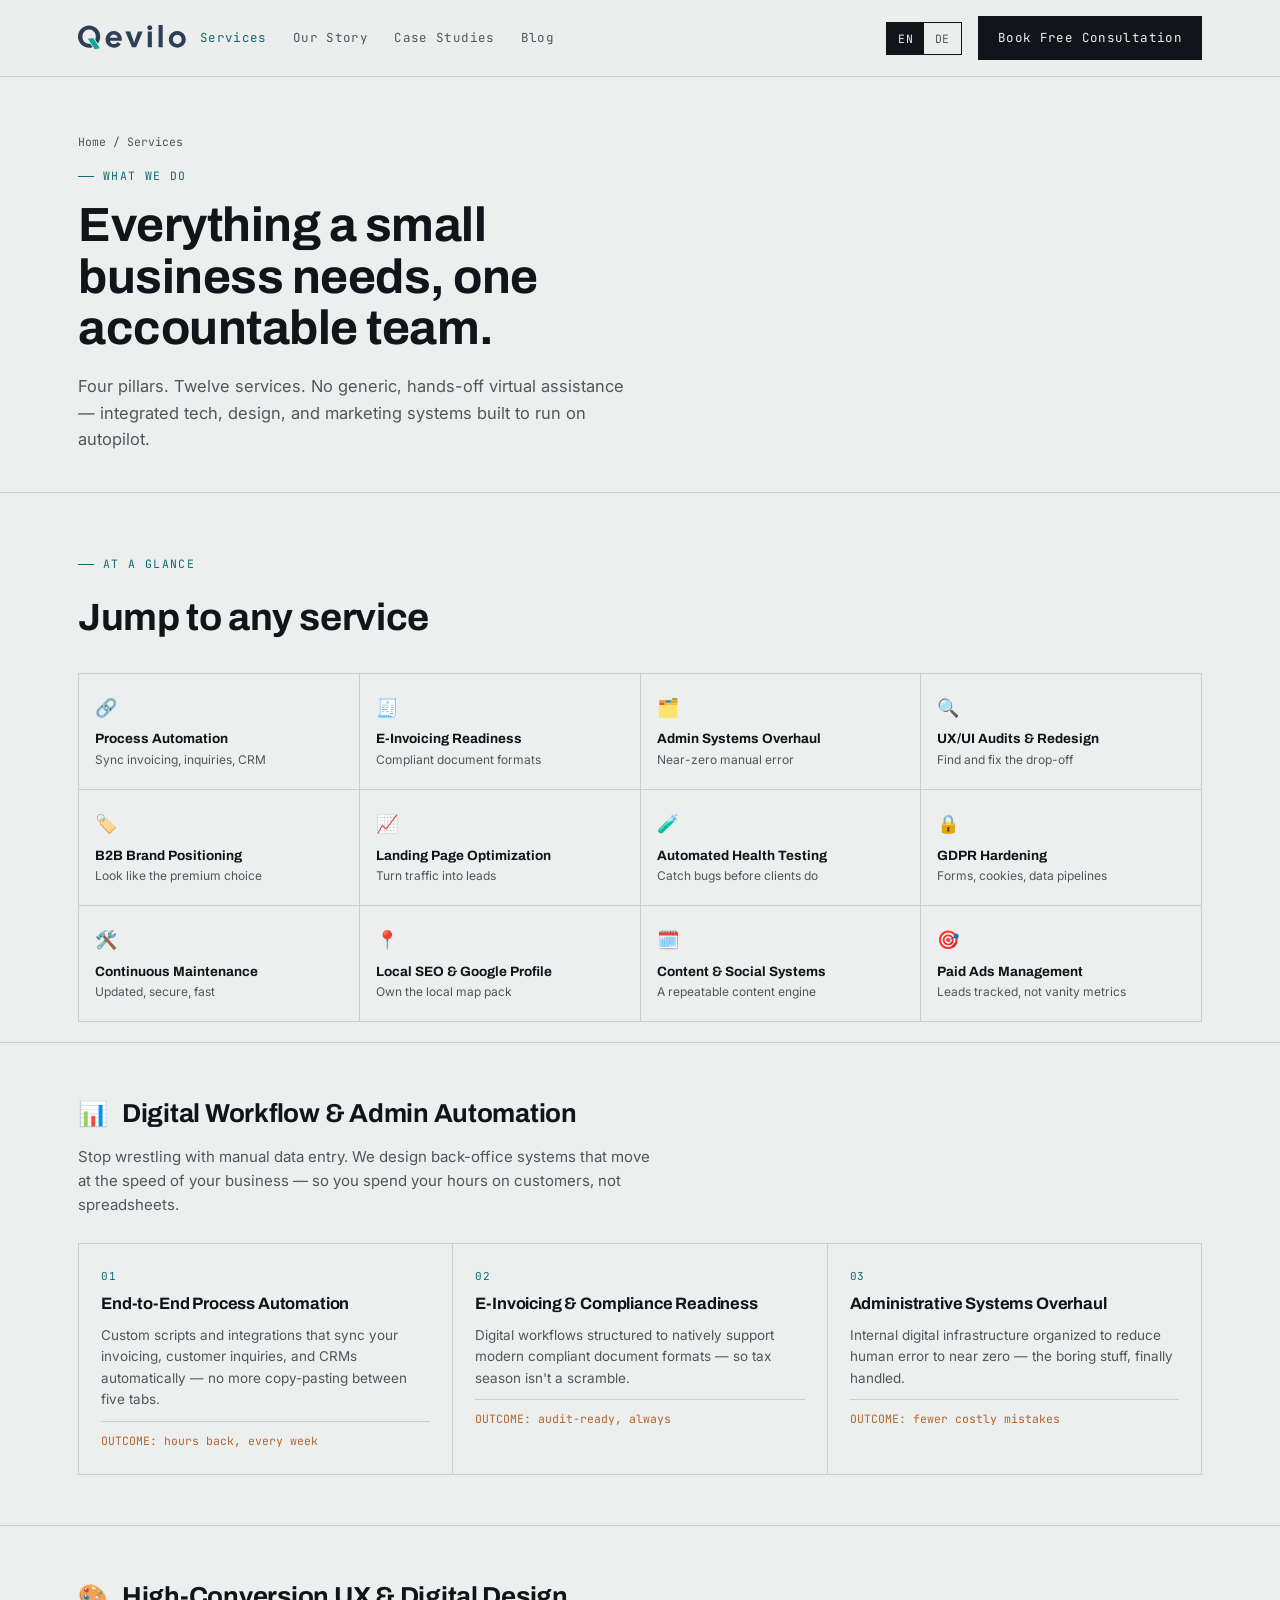
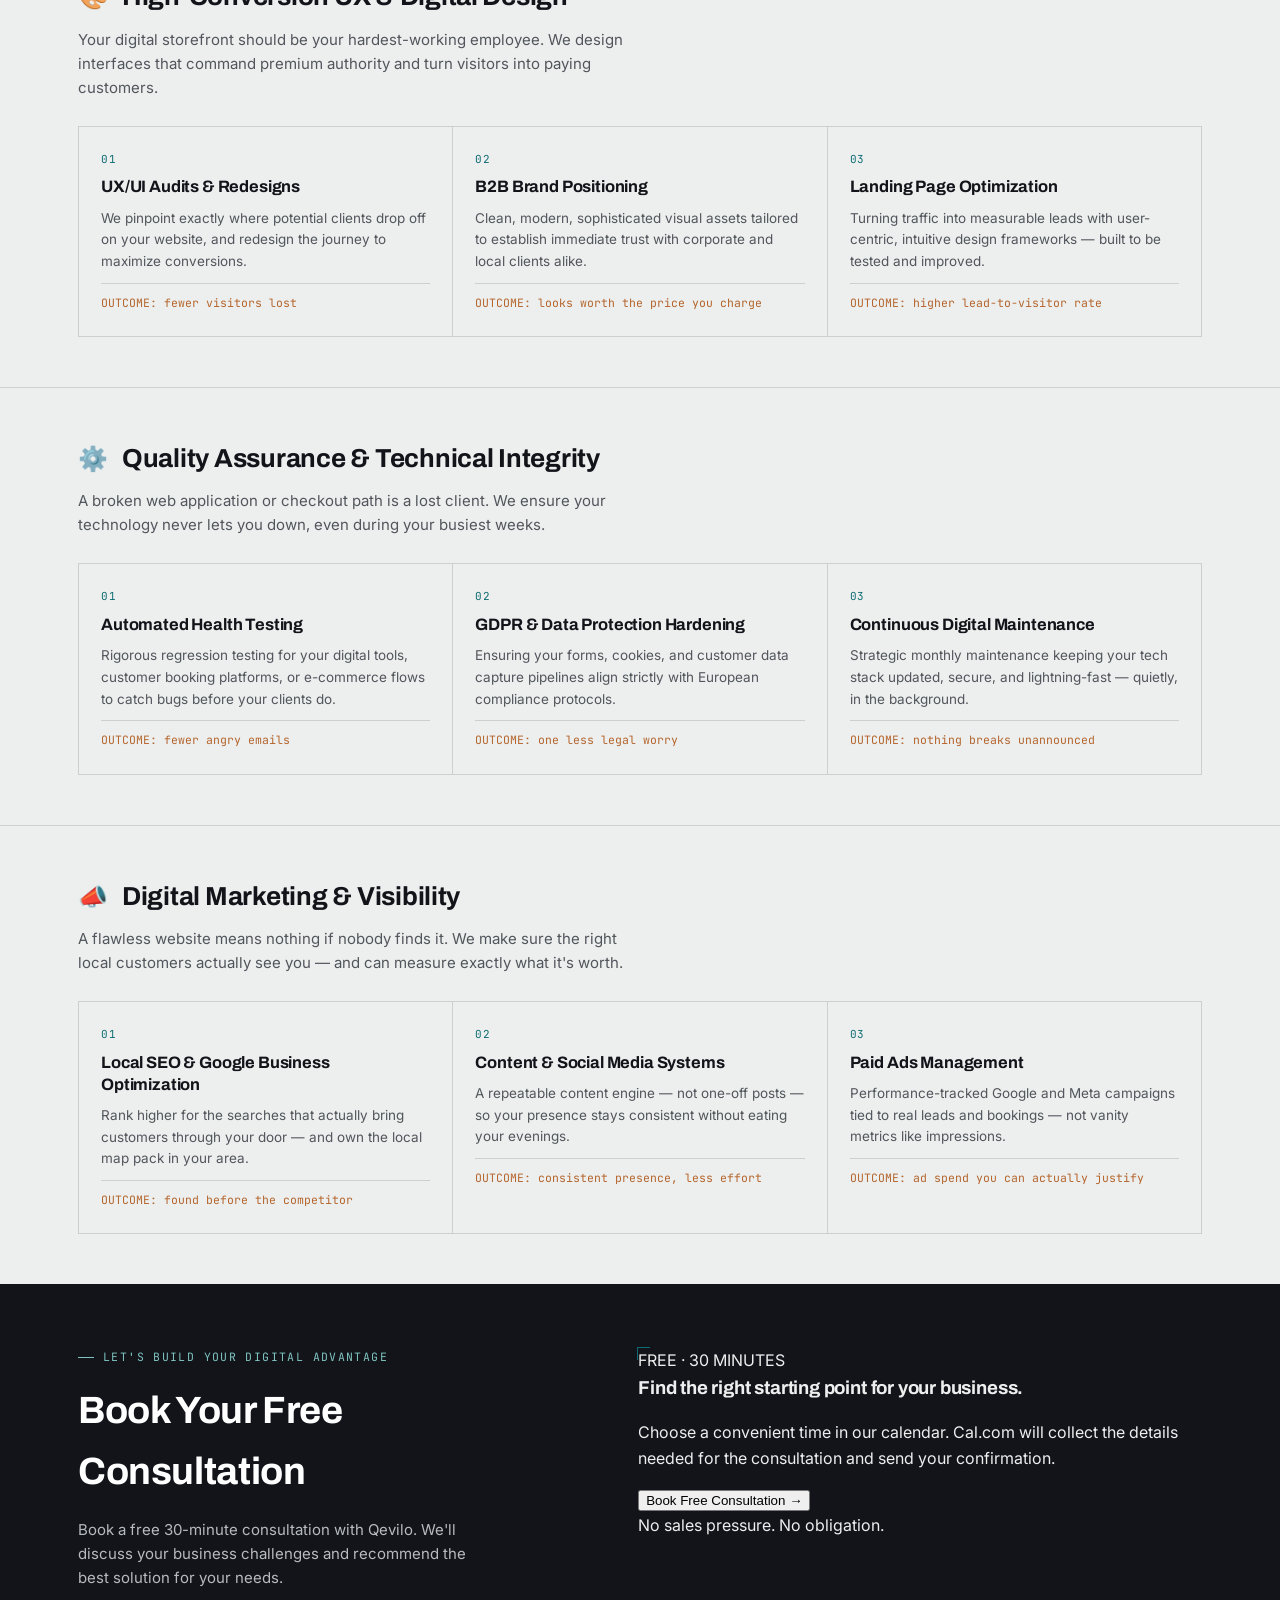
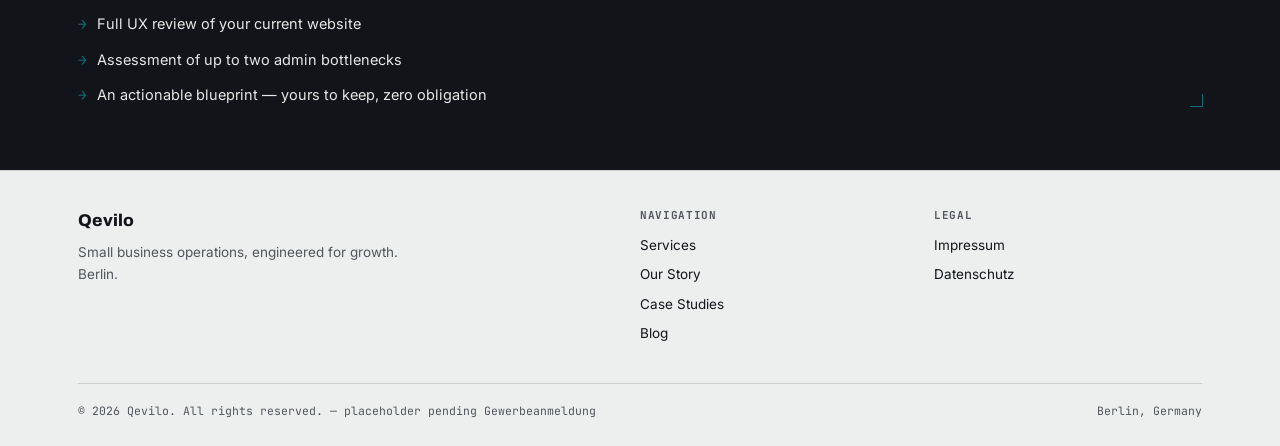
<file: services.html>
<!DOCTYPE html>
<html lang="en" id="htmlRoot">
<head>
<meta charset="UTF-8">
<meta name="viewport" content="width=device-width, initial-scale=1.0">
<title>Services — Qevilo</title>
<link rel="preconnect" href="https://fonts.googleapis.com">
<link href="https://fonts.googleapis.com/css2?family=Archivo:wght@500;600;700;800&family=Inter:wght@400;500;600&family=JetBrains+Mono:wght@400;500&display=swap" rel="stylesheet">
<style>
:root{
  --paper:#ECEFEE; --paper-alt:#E1E5E3; --ink:#12141A; --ink-soft:#52565C;
  --teal:#0E6B72; --teal-soft:#DCEAE9; --copper:#B5652D;
  --line:#CBD0CE; --line-strong:#9CA3A0;
  --display:'Archivo',sans-serif; --body:'Inter',sans-serif; --mono:'JetBrains Mono',monospace;
}
*{box-sizing:border-box;}
html{scroll-behavior:smooth;}
body{margin:0;background:var(--paper);color:var(--ink);font-family:var(--body);line-height:1.6;font-size:16px;-webkit-font-smoothing:antialiased;}
a{color:inherit;text-decoration:none;}
.wrap{max-width:1180px;margin:0 auto;padding:0 28px;}
h1,h2,h3{font-family:var(--display);font-weight:700;margin:0;letter-spacing:-0.01em;}
h2{font-size:clamp(27px,3.2vw,38px);}
.eyebrow{font-family:var(--mono);font-size:11.5px;letter-spacing:.12em;text-transform:uppercase;color:var(--teal);display:flex;align-items:center;gap:9px;margin-bottom:14px;}
.eyebrow::before{content:"";width:16px;height:1px;background:var(--teal);}
.spec-tag{font-family:var(--mono);font-size:11px;letter-spacing:.04em;padding:5px 9px;border:1px solid var(--line-strong);color:var(--ink-soft);display:inline-block;}
.ruler{height:22px;background-image:repeating-linear-gradient(90deg,var(--line-strong) 0 1px,transparent 1px 24px);border-bottom:1px solid var(--line);}
.bracket{position:relative;}
.bracket::before,.bracket::after{content:"";position:absolute;width:12px;height:12px;border:1.5px solid var(--teal);pointer-events:none;}
.bracket::before{top:-1px;left:-1px;border-right:none;border-bottom:none;}
.bracket::after{bottom:-1px;right:-1px;border-left:none;border-top:none;}

/* HEADER */
header{position:sticky;top:0;z-index:50;background:rgba(236,239,238,.94);backdrop-filter:blur(6px);border-bottom:1px solid var(--line);}
.navrow{display:flex;align-items:center;justify-content:space-between;padding:16px 28px;max-width:1180px;margin:0 auto;gap:14px;}
.brand{display:flex;align-items:center;}
.brand svg{height:26px;width:auto;display:block;}
.nav-right{display:flex;align-items:center;gap:16px;margin-left:auto;}
nav{display:none;gap:26px;align-items:center;}
@media(min-width:980px){nav{display:flex;}}
nav a{font-family:var(--mono);font-size:12.5px;letter-spacing:.03em;color:var(--ink-soft);}
nav a:hover, nav a.active{color:var(--teal);}
.btn{font-family:var(--mono);font-size:12.5px;letter-spacing:.03em;padding:11px 19px;cursor:pointer;border:1px solid var(--ink);transition:all .15s;display:inline-block;}
.btn-primary{background:var(--ink);color:var(--paper);}
.btn-primary:hover{background:var(--teal);border-color:var(--teal);}
.btn-ghost{background:transparent;color:var(--ink);}
.btn-ghost:hover{border-color:var(--teal);color:var(--teal);}
.nav-cta{display:none;}
@media(min-width:720px){.nav-cta{display:inline-block;}}
.lang-toggle{display:flex;border:1px solid var(--ink);font-family:var(--mono);flex:none;}
.lang-btn{padding:8px 11px;background:transparent;border:none;cursor:pointer;color:var(--ink-soft);font-family:var(--mono);font-size:11.5px;letter-spacing:.03em;}
.lang-btn.active{background:var(--ink);color:var(--paper);}

/* SUBPAGE HERO */
.subhero{padding:56px 0 40px;border-bottom:1px solid var(--line);}
.subhero h1{font-size:clamp(32px,4.4vw,48px);line-height:1.08;max-width:20ch;}
.subhero p.lead{font-size:16.5px;color:var(--ink-soft);max-width:56ch;margin:18px 0 0;}
.crumb{font-family:var(--mono);font-size:11.5px;color:var(--ink-soft);margin-bottom:16px;}
.crumb a:hover{color:var(--teal);}

/* HOME HERO */
.hero{padding:70px 0 44px;}
.hero-grid{display:grid;grid-template-columns:1fr;gap:40px;align-items:center;}
@media(min-width:980px){.hero-grid{grid-template-columns:1.05fr .95fr;gap:24px;}}
.hero h1{font-size:clamp(34px,4.6vw,54px);line-height:1.06;}
.hero h1 .accent{color:var(--teal);}
.hero p.lead{font-size:17px;color:var(--ink-soft);max-width:48ch;margin:20px 0 28px;}
.hero-ctas{display:flex;gap:14px;flex-wrap:wrap;}
.spec-strip{display:flex;gap:10px;flex-wrap:wrap;margin-top:26px;}

.stripline{border-top:1px solid var(--line);border-bottom:1px solid var(--line);}
.stripgrid{display:grid;grid-template-columns:repeat(2,1fr);}
@media(min-width:720px){.stripgrid{grid-template-columns:repeat(3,1fr);}}
.stripcell{padding:20px 24px;border-right:1px solid var(--line);}
.stripcell:last-child{border-right:none;}
.stripcell p{margin:0;font-size:14px;color:var(--ink-soft);}
.stripcell .lbl{font-family:var(--mono);font-size:11px;color:var(--teal);letter-spacing:.06em;text-transform:uppercase;margin-bottom:6px;}

.sec-head{padding:62px 0 32px;}
.sec-head h2{max-width:20ch;}
.sec-sub{color:var(--ink-soft);max-width:58ch;margin-top:14px;font-size:15.5px;}

/* AUDIENCE CHIPS */
.chip-row{display:flex;gap:10px;flex-wrap:wrap;margin-top:20px;}
.chip{font-family:var(--mono);font-size:12px;padding:7px 13px;border:1px solid var(--line-strong);border-radius:999px;color:var(--ink-soft);}

/* PAIN */
.pain{background:var(--ink);color:var(--paper);}
.pain .eyebrow{color:#7FC4C0;}
.pain .eyebrow::before{background:#7FC4C0;}
.pain h2{color:#fff;max-width:24ch;}
.pain p{color:#B7BBC0;font-size:15.5px;max-width:70ch;margin:16px 0 0;}
.pain p strong{color:#fff;font-weight:600;}

/* GLANCE GRID (services discoverability) */
.glance-grid{display:grid;grid-template-columns:repeat(2,1fr);gap:1px;background:var(--line);border:1px solid var(--line);margin-top:24px;}
@media(min-width:700px){.glance-grid{grid-template-columns:repeat(4,1fr);}}
.glance-tile{background:var(--paper);padding:20px 16px;transition:background .15s;}
.glance-tile:hover{background:var(--teal-soft);}
.glance-tile .gicon{font-size:18px;margin-bottom:8px;}
.glance-tile .gtitle{font-family:var(--display);font-weight:700;font-size:13.5px;line-height:1.3;margin-bottom:4px;}
.glance-tile .gline{font-size:12px;color:var(--ink-soft);line-height:1.4;}

/* PILLARS */
.pillar-block{padding:50px 0;border-top:1px solid var(--line);}
.pillar-head{display:flex;align-items:baseline;gap:14px;flex-wrap:wrap;margin-bottom:8px;}
.pillar-head .picon{font-size:24px;}
.pillar-head h2{font-size:26px;max-width:none;}
.pillar-intro{color:var(--ink-soft);font-size:15px;max-width:64ch;margin:10px 0 26px;}
.svc-grid{display:grid;grid-template-columns:1fr;gap:1px;background:var(--line);border:1px solid var(--line);}
@media(min-width:760px){.svc-grid{grid-template-columns:repeat(3,1fr);}}
.svc-card{background:var(--paper);padding:24px 22px;}
.svc-card .snum{font-family:var(--mono);font-size:11px;color:var(--teal);letter-spacing:.06em;margin-bottom:8px;}
.svc-card h3{font-size:16.5px;margin:0 0 9px;line-height:1.35;}
.svc-card p{font-size:13.5px;color:var(--ink-soft);margin:0 0 10px;}
.svc-card .outcome{font-family:var(--mono);font-size:11.5px;color:var(--copper);border-top:1px solid var(--line);padding-top:10px;margin-top:10px;}

/* Legacy compact pillar card (used on home teaser) */
.pillars-grid{display:grid;grid-template-columns:1fr;gap:1px;background:var(--line);border:1px solid var(--line);margin-top:10px;}
@media(min-width:820px){.pillars-grid{grid-template-columns:repeat(4,1fr);}}
.pillar-card{background:var(--paper);padding:26px 22px;}
.pillar-card .picon{font-size:20px;margin-bottom:10px;}
.pillar-card .pnum{font-family:var(--mono);font-size:11px;color:var(--teal);letter-spacing:.06em;}
.pillar-card h3{font-size:16.5px;margin:8px 0 8px;line-height:1.3;}
.pillar-card>p.desc{font-size:13.5px;color:var(--ink-soft);margin:0 0 12px;}
.pillar-card .more{font-family:var(--mono);font-size:11.5px;color:var(--teal);}

/* LIFECYCLE */
.life-list{display:grid;grid-template-columns:1fr;gap:1px;background:var(--line);border:1px solid var(--line);margin-top:20px;}
@media(min-width:820px){.life-list{grid-template-columns:repeat(3,1fr);}}
.life-item{background:var(--paper);padding:26px 24px;}
.life-item .ln{font-family:var(--mono);font-size:11px;color:var(--copper);letter-spacing:.06em;margin-bottom:8px;}
.life-item h4{font-family:var(--display);font-size:17px;margin:0 0 8px;font-weight:700;}
.life-item p{font-size:13.5px;color:var(--ink-soft);margin:0;}

/* VALUES (our story) */
.value-grid{display:grid;grid-template-columns:1fr;gap:1px;background:var(--line);border:1px solid var(--line);margin-top:20px;}
@media(min-width:760px){.value-grid{grid-template-columns:repeat(3,1fr);}}
.value-card{background:var(--paper);padding:26px 22px;}
.value-card .vnum{font-family:var(--mono);font-size:11px;color:var(--teal);letter-spacing:.06em;margin-bottom:8px;}
.value-card h3{font-size:17px;margin:0 0 8px;}
.value-card p{font-size:13.5px;color:var(--ink-soft);margin:0;}

.who{border-top:1px solid var(--line);border-bottom:1px solid var(--line);}

.about{border-top:1px solid var(--line);border-bottom:1px solid var(--line);background:var(--paper-alt);}
.about-grid{display:grid;grid-template-columns:1fr;gap:30px;padding:60px 0;}
@media(min-width:900px){.about-grid{grid-template-columns:1fr 1fr;}}
.about h2{max-width:none;}
.about p{color:var(--ink-soft);font-size:15px;margin:16px 0 0;}
.about-specs{display:flex;flex-direction:column;gap:1px;background:var(--line);border:1px solid var(--line);align-self:start;}
.about-spec{background:var(--paper);padding:16px 20px;display:flex;justify-content:space-between;font-family:var(--mono);font-size:12.5px;gap:10px;}
.about-spec span:first-child{color:var(--ink-soft);}
.about-spec span:last-child{color:var(--ink);font-weight:500;text-align:right;}

/* CASE STUDIES / PILOT */
.pilot-grid{display:grid;grid-template-columns:1fr;gap:1px;background:var(--line);border:1px solid var(--line);margin-top:20px;}
@media(min-width:800px){.pilot-grid{grid-template-columns:repeat(3,1fr);}}
.pilot-card{background:var(--paper);padding:26px 22px;}
.pilot-card .slot{font-family:var(--mono);font-size:11px;color:var(--teal);letter-spacing:.06em;margin-bottom:9px;}
.pilot-card h4{font-family:var(--display);font-size:17px;margin:0 0 8px;}
.pilot-card p{color:var(--ink-soft);font-size:13.5px;margin:0;}

.includes-grid{display:grid;grid-template-columns:1fr;gap:1px;background:var(--line);border:1px solid var(--line);margin-top:20px;}
@media(min-width:760px){.includes-grid{grid-template-columns:repeat(2,1fr);}}
.includes-card{background:var(--paper);padding:22px;display:flex;gap:14px;align-items:flex-start;}
.includes-card .inum{font-family:var(--mono);font-size:13px;color:var(--copper);flex:none;}
.includes-card h4{font-size:15.5px;margin:0 0 6px;}
.includes-card p{font-size:13.5px;color:var(--ink-soft);margin:0;}

/* BLOG */
.blog-grid{display:grid;grid-template-columns:1fr;gap:20px;margin-top:16px;}
@media(min-width:760px){.blog-grid{grid-template-columns:repeat(3,1fr);}}
.blog-card{border:1px solid var(--line);background:var(--paper);padding:20px;display:flex;flex-direction:column;}
.blog-card .date{font-family:var(--mono);font-size:11px;color:var(--teal);margin-bottom:8px;}
.blog-card h3{font-size:16px;margin:0 0 8px;line-height:1.35;}
.blog-card p{font-size:13.5px;color:var(--ink-soft);margin:0;flex:1;}
.blog-card .rd{font-family:var(--mono);font-size:11.5px;color:var(--ink-soft);margin-top:14px;}
.notify-box{border:1px solid var(--line);background:var(--paper-alt);padding:28px 26px;margin-top:34px;display:flex;flex-wrap:wrap;gap:16px;align-items:center;justify-content:space-between;}
.notify-box h4{font-size:16px;margin:0 0 4px;}
.notify-box p{font-size:13px;color:var(--ink-soft);margin:0;}
.notify-form{display:flex;gap:8px;flex-wrap:wrap;}
.notify-form input{padding:10px 12px;border:1px solid var(--line-strong);background:var(--paper);font-family:var(--body);font-size:13.5px;min-width:220px;}
.notify-form button{padding:10px 16px;background:var(--ink);color:var(--paper);border:none;font-family:var(--mono);font-size:12.5px;cursor:pointer;}
.notify-form button:hover{background:var(--teal);}

/* FINAL CTA / FORM */
.final-cta{background:var(--ink);color:var(--paper);}
.final-grid{display:grid;grid-template-columns:1fr;gap:0;padding:64px 0;}
@media(min-width:940px){.final-grid{grid-template-columns:.95fr 1.05fr;gap:50px;}}
.final-cta h2{color:#fff;max-width:18ch;}
.final-cta .eyebrow{color:#7FC4C0;}
.final-cta .eyebrow::before{background:#7FC4C0;}
.final-intro{color:#B7BBC0;font-size:15px;margin:16px 0 22px;max-width:44ch;}
.checklist{list-style:none;margin:0;padding:0;display:flex;flex-direction:column;gap:12px;}
.checklist li{display:flex;gap:10px;align-items:flex-start;font-size:14.5px;color:#E6E8E6;}
.checklist li .ck{color:var(--teal);font-family:var(--mono);flex:none;}
.form-panel{background:var(--paper);color:var(--ink);padding:32px 28px;}
.field{margin-bottom:15px;}
.field label{display:block;font-family:var(--mono);font-size:11px;letter-spacing:.05em;text-transform:uppercase;color:var(--ink-soft);margin-bottom:7px;}
.field input,.field select,.field textarea{width:100%;padding:11px 12px;border:1px solid var(--line-strong);background:var(--paper);font-family:var(--body);font-size:14.5px;color:var(--ink);}
.field input:focus,.field select:focus,.field textarea:focus{outline:2px solid var(--teal);outline-offset:1px;border-color:var(--teal);}
.field-row{display:grid;grid-template-columns:1fr 1fr;gap:14px;}
.slot-grid{display:grid;grid-template-columns:repeat(3,1fr);gap:8px;margin-top:6px;}
.slot{font-family:var(--mono);font-size:12px;padding:9px 6px;text-align:center;border:1px solid var(--line-strong);cursor:pointer;background:var(--paper);transition:all .12s;}
.slot:hover{border-color:var(--teal);}
.slot.active{background:var(--teal);color:#fff;border-color:var(--teal);}
.submit-btn{width:100%;padding:14px;background:var(--ink);color:var(--paper);border:none;font-family:var(--mono);font-size:13px;letter-spacing:.04em;cursor:pointer;margin-top:4px;transition:background .15s;}
.submit-btn:hover{background:var(--teal);}
.form-note{font-family:var(--mono);font-size:11.5px;color:var(--ink-soft);margin-top:12px;}
.confirm{display:none;text-align:center;padding:30px 10px;}
.confirm.show{display:block;}
.confirm .check{width:42px;height:42px;border-radius:50%;background:var(--teal);color:#fff;display:flex;align-items:center;justify-content:center;margin:0 auto 14px;font-size:19px;}
.confirm h4{font-family:var(--display);font-size:18px;margin:0 0 8px;}
.confirm p{color:var(--ink-soft);font-size:13.5px;}

footer{border-top:1px solid var(--line);padding:36px 0 26px;}
.foot-grid{display:grid;grid-template-columns:1fr;gap:26px;}
@media(min-width:760px){.foot-grid{grid-template-columns:2fr 1fr 1fr;}}
.foot-brand{font-family:var(--display);font-weight:800;font-size:17px;margin-bottom:8px;}
.foot-col h5{font-family:var(--mono);font-size:11px;text-transform:uppercase;letter-spacing:.06em;color:var(--ink-soft);margin:0 0 10px;}
.foot-col a{display:block;font-size:13.5px;color:var(--ink);margin-bottom:8px;}
.foot-col a:hover{color:var(--teal);}
.foot-bottom{margin-top:30px;padding-top:18px;border-top:1px solid var(--line);display:flex;justify-content:space-between;flex-wrap:wrap;gap:10px;font-family:var(--mono);font-size:11.5px;color:var(--ink-soft);}
::selection{background:var(--teal);color:#fff;}
@media (prefers-reduced-motion: reduce){html{scroll-behavior:auto;}}

</style>
</head>
<body>

<header>
  <div class="navrow">
    <a href="index.html" class="brand" aria-label="Qevilo home">
      <svg width="713" height="172" viewBox="0 0 713 172" fill="none" xmlns="http://www.w3.org/2000/svg">
<path d="M73.7305 3.43359C84.2344 3.43363 93.9304 5.38669 102.818 9.29199C111.706 13.0626 119.449 18.3147 126.048 25.0479C132.646 31.7811 137.764 39.5916 141.4 48.4795C145.171 57.3675 147.057 66.8619 147.057 76.9619C147.057 87.3312 145.104 97.0946 141.198 106.252C138.55 112.37 135.219 117.929 131.209 122.933L114.1 96.9043C116.543 90.8676 117.767 84.2204 117.767 76.9619C117.767 68.3434 115.948 60.4654 112.312 53.3281C108.811 46.1908 103.761 40.4675 97.1621 36.1582C90.6982 31.8489 82.8877 29.6944 73.7305 29.6943C64.5732 29.6943 56.6278 31.8489 49.8945 36.1582C43.2959 40.4675 38.178 46.1908 34.542 53.3281C31.0407 60.4654 29.29 68.3434 29.29 76.9619C29.29 85.4457 31.0408 93.2563 34.542 100.394C38.178 107.531 43.2959 113.255 49.8945 117.564C56.6278 121.739 64.5733 123.826 73.7305 123.826C76.2434 123.826 78.6713 123.655 81.0146 123.315L96.3408 146.631C94.0353 147.337 91.6834 147.951 89.2842 148.47C84.3016 149.547 79.117 150.086 73.7305 150.086C63.2265 150.086 53.4631 148.2 44.4404 144.43C35.5524 140.659 27.7411 135.407 21.0078 128.674C14.4093 121.941 9.22471 114.197 5.4541 105.444C1.8181 96.5563 0 87.0619 0 76.9619C7.3242e-06 66.8619 1.81811 57.3675 5.4541 48.4795C9.22473 39.5917 14.4093 31.7811 21.0078 25.0479C27.7411 18.3145 35.5524 13.0627 44.4404 9.29199C53.463 5.38671 63.2265 3.43359 73.7305 3.43359ZM236.856 39.7939C247.36 39.794 256.585 42.285 264.53 47.2676C272.61 52.2502 278.872 58.9838 283.316 67.4678C287.895 75.817 290.185 85.0417 290.185 95.1416C290.185 96.6229 290.117 98.1721 289.982 99.7881C289.848 101.404 289.645 103.087 289.376 104.838H210.798C212.279 111.033 215.243 116.083 219.687 119.988C224.265 123.893 229.989 125.846 236.856 125.846C242.782 125.846 247.899 124.499 252.208 121.806C256.652 119.112 260.086 115.746 262.51 111.706L283.721 127.664C279.546 134.263 273.284 139.65 264.935 143.824C256.585 147.999 247.226 150.086 236.856 150.086C226.083 150.086 216.589 147.595 208.374 142.612C200.16 137.63 193.763 131.031 189.185 122.816C184.741 114.467 182.519 105.242 182.519 95.1416C182.519 85.0417 184.875 75.817 189.588 67.4678C194.301 58.9838 200.698 52.2502 208.778 47.2676C216.993 42.285 226.353 39.7939 236.856 39.7939ZM656.763 39.9961C667.67 39.9962 677.299 42.4871 685.648 47.4697C694.132 52.4524 700.731 59.1185 705.444 67.4678C710.292 75.817 712.716 85.0417 712.716 95.1416C712.716 105.242 710.292 114.467 705.444 122.816C700.731 131.031 694.132 137.63 685.648 142.612C677.299 147.595 667.67 150.086 656.763 150.086C645.989 150.086 636.36 147.595 627.876 142.612C619.392 137.63 612.726 131.031 607.878 122.816C603.165 114.467 600.809 105.242 600.809 95.1416C600.809 85.0417 603.165 75.817 607.878 67.4678C612.726 59.1185 619.392 52.4524 627.876 47.4697C636.36 42.4871 645.989 39.9961 656.763 39.9961ZM366.539 102.414C368.424 107.801 369.905 113.389 370.982 119.18C372.06 113.389 373.541 107.801 375.427 102.414L396.435 42.4199H428.148L384.517 147.46H357.045L313.211 42.4199H345.53L366.539 102.414ZM488.762 147.46H461.491V42.4199H488.762V147.46ZM560.439 147.46H533.17V0H560.439V147.46ZM656.763 64.8418C650.972 64.8418 645.922 66.256 641.612 69.084C637.303 71.7773 633.937 75.4135 631.513 79.9922C629.223 84.5708 628.078 89.6204 628.078 95.1416C628.078 100.528 629.223 105.511 631.513 110.09C633.937 114.668 637.303 118.372 641.612 121.2C645.922 123.893 650.972 125.24 656.763 125.24C662.553 125.24 667.603 123.893 671.912 121.2C676.221 118.372 679.521 114.669 681.811 110.09C684.234 105.511 685.446 100.528 685.446 95.1416C685.446 89.6205 684.234 84.5707 681.811 79.9922C679.521 75.4135 676.221 71.7773 671.912 69.084C667.603 66.2561 662.553 64.8419 656.763 64.8418ZM236.452 63.2256C229.988 63.2256 224.467 65.1788 219.889 69.084C215.31 72.9893 212.279 78.1064 210.798 84.4355H262.712C261.231 78.6451 258.133 73.6628 253.42 69.4883C248.841 65.3136 243.185 63.2256 236.452 63.2256ZM475.025 1.61621C479.739 1.61624 483.644 3.23194 486.741 6.46387C489.839 9.5612 491.388 13.2649 491.388 17.5742C491.388 22.1528 489.838 25.9906 486.741 29.0879C483.644 32.1852 479.739 33.7343 475.025 33.7344C470.447 33.7344 466.542 32.1851 463.31 29.0879C460.212 25.856 458.663 22.0181 458.663 17.5742C458.663 13.2649 460.212 9.5612 463.31 6.46387C466.542 3.232 470.447 1.61621 475.025 1.61621Z" fill="#2D3F54"/>
<path d="M65.3455 90.7039L100.726 86.46L145.047 153.884L110.871 159.96L65.3455 90.7039Z" fill="#0FA69D"/>
</svg>
    </a>
    <nav>
      <a href="services.html" class="active" data-en="Services" data-de="Leistungen">Services</a>
      <a href="our-story.html" data-en="Our Story" data-de="Unsere Geschichte">Our Story</a>
      <a href="case-studies.html" data-en="Case Studies" data-de="Referenzen">Case Studies</a>
      <a href="blog.html" data-en="Blog" data-de="Blog">Blog</a>
    </nav>
    <div class="nav-right">
      <div class="lang-toggle">
        <button class="lang-btn active" data-lang="en">EN</button>
        <button class="lang-btn" data-lang="de">DE</button>
      </div>
      <a
href="#"
class="btn btn-primary nav-cta"
data-en="Book Free Consultation"
data-de="Kostenlose Beratung buchen"
data-cal-link="qevilo/30min"
data-cal-namespace="30min"
data-cal-config='{"layout":"month_view","useSlotsViewOnSmallScreen":"true"}'
>
Book Free Consultation
</a>
    </div>
  </div>
</header>

<main>

  <section class="subhero">
    <div class="wrap">
      <div class="crumb"><a href="index.html" data-en="Home" data-de="Start">Home</a> / <span data-en="Services" data-de="Leistungen">Services</span></div>
      <div class="eyebrow" data-en="WHAT WE DO" data-de="UNSERE LEISTUNGEN">WHAT WE DO</div>
      <h1 data-en="Everything a small business needs, one accountable team." data-de="Alles, was ein kleines Unternehmen braucht — aus einer Hand.">Everything a small business needs, one accountable team.</h1>
      <p class="lead" data-en="Four pillars. Twelve services. No generic, hands-off virtual assistance — integrated tech, design, and marketing systems built to run on autopilot." data-de="Vier Säulen. Zwölf Leistungen. Keine generische, distanzierte virtuelle Assistenz — integrierte Technik-, Design- und Marketingsysteme, die im Autopilot laufen.">Four pillars. Twelve services. No generic, hands-off virtual assistance — integrated tech, design, and marketing systems built to run on autopilot.</p>
    </div>
  </section>

  <!-- AT A GLANCE -->
  <section class="sec-head" style="padding-bottom:20px;">
    <div class="wrap">
      <div class="eyebrow" data-en="AT A GLANCE" data-de="AUF EINEN BLICK">AT A GLANCE</div>
      <h2 style="max-width:none;" data-en="Jump to any service" data-de="Direkt zur gewünschten Leistung">Jump to any service</h2>
      <div class="glance-grid">
        <a class="glance-tile" href="#automation"><div class="gicon">🔗</div><div class="gtitle" data-en="Process Automation" data-de="Prozessautomatisierung">Process Automation</div><div class="gline" data-en="Sync invoicing, inquiries, CRM" data-de="Rechnungen, Anfragen, CRM verbinden">Sync invoicing, inquiries, CRM</div></a>
        <a class="glance-tile" href="#automation"><div class="gicon">🧾</div><div class="gtitle" data-en="E-Invoicing Readiness" data-de="E-Rechnung">E-Invoicing Readiness</div><div class="gline" data-en="Compliant document formats" data-de="Konforme Dokumentformate">Compliant document formats</div></a>
        <a class="glance-tile" href="#automation"><div class="gicon">🗂️</div><div class="gtitle" data-en="Admin Systems Overhaul" data-de="Verwaltungssysteme überarbeiten">Admin Systems Overhaul</div><div class="gline" data-en="Near-zero manual error" data-de="Fehler nahezu auf null">Near-zero manual error</div></a>
        <a class="glance-tile" href="#design"><div class="gicon">🔍</div><div class="gtitle" data-en="UX/UI Audits &amp; Redesign" data-de="UX/UI-Audits &amp; Redesign">UX/UI Audits &amp; Redesign</div><div class="gline" data-en="Find and fix the drop-off" data-de="Absprungpunkte finden">Find and fix the drop-off</div></a>
        <a class="glance-tile" href="#design"><div class="gicon">🏷️</div><div class="gtitle" data-en="B2B Brand Positioning" data-de="B2B-Markenpositionierung">B2B Brand Positioning</div><div class="gline" data-en="Look like the premium choice" data-de="Wie die Premium-Wahl wirken">Look like the premium choice</div></a>
        <a class="glance-tile" href="#design"><div class="gicon">📈</div><div class="gtitle" data-en="Landing Page Optimization" data-de="Landingpage-Optimierung">Landing Page Optimization</div><div class="gline" data-en="Turn traffic into leads" data-de="Traffic in Leads verwandeln">Turn traffic into leads</div></a>
        <a class="glance-tile" href="#integrity"><div class="gicon">🧪</div><div class="gtitle" data-en="Automated Health Testing" data-de="Automatisiertes Health-Testing">Automated Health Testing</div><div class="gline" data-en="Catch bugs before clients do" data-de="Fehler vor den Kunden finden">Catch bugs before clients do</div></a>
        <a class="glance-tile" href="#integrity"><div class="gicon">🔒</div><div class="gtitle" data-en="GDPR Hardening" data-de="DSGVO-Härtung">GDPR Hardening</div><div class="gline" data-en="Forms, cookies, data pipelines" data-de="Formulare, Cookies, Daten">Forms, cookies, data pipelines</div></a>
        <a class="glance-tile" href="#integrity"><div class="gicon">🛠️</div><div class="gtitle" data-en="Continuous Maintenance" data-de="Laufende Wartung">Continuous Maintenance</div><div class="gline" data-en="Updated, secure, fast" data-de="Aktuell, sicher, schnell">Updated, secure, fast</div></a>
        <a class="glance-tile" href="#marketing"><div class="gicon">📍</div><div class="gtitle" data-en="Local SEO &amp; Google Profile" data-de="Local SEO &amp; Google-Profil">Local SEO &amp; Google Profile</div><div class="gline" data-en="Own the local map pack" data-de="Die lokale Kartenübersicht besetzen">Own the local map pack</div></a>
        <a class="glance-tile" href="#marketing"><div class="gicon">🗓️</div><div class="gtitle" data-en="Content &amp; Social Systems" data-de="Content- &amp; Social-Systeme">Content &amp; Social Systems</div><div class="gline" data-en="A repeatable content engine" data-de="Ein wiederholbarer Content-Motor">A repeatable content engine</div></a>
        <a class="glance-tile" href="#marketing"><div class="gicon">🎯</div><div class="gtitle" data-en="Paid Ads Management" data-de="Anzeigenverwaltung">Paid Ads Management</div><div class="gline" data-en="Leads tracked, not vanity metrics" data-de="Leads statt Eitelkeitskennzahlen">Leads tracked, not vanity metrics</div></a>
      </div>
    </div>
  </section>

  <!-- PILLAR 1: AUTOMATION -->
  <section id="automation" class="pillar-block">
    <div class="wrap">
      <div class="pillar-head"><span class="picon">📊</span><h2 data-en="Digital Workflow &amp; Admin Automation" data-de="Digitale Workflow- &amp; Verwaltungsautomatisierung">Digital Workflow &amp; Admin Automation</h2></div>
      <p class="pillar-intro" data-en="Stop wrestling with manual data entry. We design back-office systems that move at the speed of your business — so you spend your hours on customers, not spreadsheets." data-de="Schluss mit manueller Dateneingabe. Wir gestalten Backoffice-Systeme, die im Tempo Ihres Unternehmens mitziehen — damit Sie Ihre Zeit für Kunden statt für Tabellen aufwenden.">Stop wrestling with manual data entry. We design back-office systems that move at the speed of your business — so you spend your hours on customers, not spreadsheets.</p>
      <div class="svc-grid">
        <div class="svc-card">
          <div class="snum">01</div>
          <h3 data-en="End-to-End Process Automation" data-de="Durchgängige Prozessautomatisierung">End-to-End Process Automation</h3>
          <p data-en="Custom scripts and integrations that sync your invoicing, customer inquiries, and CRMs automatically — no more copy-pasting between five tabs." data-de="Individuelle Skripte und Integrationen, die Rechnungsstellung, Kundenanfragen und CRMs automatisch synchronisieren — kein Kopieren zwischen fünf Tabs mehr.">Custom scripts and integrations that sync your invoicing, customer inquiries, and CRMs automatically — no more copy-pasting between five tabs.</p>
          <div class="outcome" data-en="OUTCOME: hours back, every week" data-de="ERGEBNIS: jede Woche Zeit gewonnen">OUTCOME: hours back, every week</div>
        </div>
        <div class="svc-card">
          <div class="snum">02</div>
          <h3 data-en="E-Invoicing &amp; Compliance Readiness" data-de="E-Rechnung &amp; Compliance-Bereitschaft">E-Invoicing &amp; Compliance Readiness</h3>
          <p data-en="Digital workflows structured to natively support modern compliant document formats — so tax season isn't a scramble." data-de="Digitale Workflows, die moderne, konforme Dokumentformate nativ unterstützen — damit die Steuersaison kein Chaos wird.">Digital workflows structured to natively support modern compliant document formats — so tax season isn't a scramble.</p>
          <div class="outcome" data-en="OUTCOME: audit-ready, always" data-de="ERGEBNIS: jederzeit prüfungsbereit">OUTCOME: audit-ready, always</div>
        </div>
        <div class="svc-card">
          <div class="snum">03</div>
          <h3 data-en="Administrative Systems Overhaul" data-de="Überarbeitung der Verwaltungssysteme">Administrative Systems Overhaul</h3>
          <p data-en="Internal digital infrastructure organized to reduce human error to near zero — the boring stuff, finally handled." data-de="Interne digitale Infrastruktur, organisiert, um menschliche Fehler nahezu auf null zu reduzieren — die lästigen Aufgaben, endlich erledigt.">Internal digital infrastructure organized to reduce human error to near zero — the boring stuff, finally handled.</p>
          <div class="outcome" data-en="OUTCOME: fewer costly mistakes" data-de="ERGEBNIS: weniger teure Fehler">OUTCOME: fewer costly mistakes</div>
        </div>
      </div>
    </div>
  </section>

  <!-- PILLAR 2: DESIGN -->
  <section id="design" class="pillar-block">
    <div class="wrap">
      <div class="pillar-head"><span class="picon">🎨</span><h2 data-en="High-Conversion UX &amp; Digital Design" data-de="Konversionsstarkes UX- &amp; Digitaldesign">High-Conversion UX &amp; Digital Design</h2></div>
      <p class="pillar-intro" data-en="Your digital storefront should be your hardest-working employee. We design interfaces that command premium authority and turn visitors into paying customers." data-de="Ihr digitales Schaufenster sollte Ihr fleißigster Mitarbeiter sein. Wir gestalten Oberflächen, die sofort Vertrauen schaffen und Besucher in zahlende Kunden verwandeln.">Your digital storefront should be your hardest-working employee. We design interfaces that command premium authority and turn visitors into paying customers.</p>
      <div class="svc-grid">
        <div class="svc-card">
          <div class="snum">01</div>
          <h3 data-en="UX/UI Audits &amp; Redesigns" data-de="UX/UI-Audits &amp; Redesigns">UX/UI Audits &amp; Redesigns</h3>
          <p data-en="We pinpoint exactly where potential clients drop off on your website, and redesign the journey to maximize conversions." data-de="Wir identifizieren genau, wo potenzielle Kunden abspringen, und gestalten die Journey neu, um Conversions zu maximieren.">We pinpoint exactly where potential clients drop off on your website, and redesign the journey to maximize conversions.</p>
          <div class="outcome" data-en="OUTCOME: fewer visitors lost" data-de="ERGEBNIS: weniger verlorene Besucher">OUTCOME: fewer visitors lost</div>
        </div>
        <div class="svc-card">
          <div class="snum">02</div>
          <h3 data-en="B2B Brand Positioning" data-de="B2B-Markenpositionierung">B2B Brand Positioning</h3>
          <p data-en="Clean, modern, sophisticated visual assets tailored to establish immediate trust with corporate and local clients alike." data-de="Klare, moderne, hochwertige visuelle Assets, die sofort Vertrauen bei Geschäfts- und lokalen Kunden schaffen.">Clean, modern, sophisticated visual assets tailored to establish immediate trust with corporate and local clients alike.</p>
          <div class="outcome" data-en="OUTCOME: looks worth the price you charge" data-de="ERGEBNIS: wirkt Ihren Preis wert">OUTCOME: looks worth the price you charge</div>
        </div>
        <div class="svc-card">
          <div class="snum">03</div>
          <h3 data-en="Landing Page Optimization" data-de="Landingpage-Optimierung">Landing Page Optimization</h3>
          <p data-en="Turning traffic into measurable leads with user-centric, intuitive design frameworks — built to be tested and improved." data-de="Wir verwandeln Traffic in messbare Leads durch nutzerzentriertes, intuitives Design — gebaut, um getestet und verbessert zu werden.">Turning traffic into measurable leads with user-centric, intuitive design frameworks — built to be tested and improved.</p>
          <div class="outcome" data-en="OUTCOME: higher lead-to-visitor rate" data-de="ERGEBNIS: höhere Lead-Quote">OUTCOME: higher lead-to-visitor rate</div>
        </div>
      </div>
    </div>
  </section>

  <!-- PILLAR 3: INTEGRITY -->
  <section id="integrity" class="pillar-block">
    <div class="wrap">
      <div class="pillar-head"><span class="picon">⚙️</span><h2 data-en="Quality Assurance &amp; Technical Integrity" data-de="Qualitätssicherung &amp; technische Integrität">Quality Assurance &amp; Technical Integrity</h2></div>
      <p class="pillar-intro" data-en="A broken web application or checkout path is a lost client. We ensure your technology never lets you down, even during your busiest weeks." data-de="Eine fehlerhafte Webanwendung oder ein unterbrochener Checkout bedeutet einen verlorenen Kunden. Wir sorgen dafür, dass Ihre Technik auch in stressigen Wochen nie versagt.">A broken web application or checkout path is a lost client. We ensure your technology never lets you down, even during your busiest weeks.</p>
      <div class="svc-grid">
        <div class="svc-card">
          <div class="snum">01</div>
          <h3 data-en="Automated Health Testing" data-de="Automatisiertes Health-Testing">Automated Health Testing</h3>
          <p data-en="Rigorous regression testing for your digital tools, customer booking platforms, or e-commerce flows to catch bugs before your clients do." data-de="Gründliche Regressionstests für Ihre digitalen Tools, Buchungsplattformen oder E-Commerce-Abläufe — Fehler finden, bevor Ihre Kunden es tun.">Rigorous regression testing for your digital tools, customer booking platforms, or e-commerce flows to catch bugs before your clients do.</p>
          <div class="outcome" data-en="OUTCOME: fewer angry emails" data-de="ERGEBNIS: weniger verärgerte Kunden">OUTCOME: fewer angry emails</div>
        </div>
        <div class="svc-card">
          <div class="snum">02</div>
          <h3 data-en="GDPR &amp; Data Protection Hardening" data-de="DSGVO- &amp; Datenschutzhärtung">GDPR &amp; Data Protection Hardening</h3>
          <p data-en="Ensuring your forms, cookies, and customer data capture pipelines align strictly with European compliance protocols." data-de="Formulare, Cookies und Datenerfassung streng nach europäischen Compliance-Vorgaben ausgerichtet.">Ensuring your forms, cookies, and customer data capture pipelines align strictly with European compliance protocols.</p>
          <div class="outcome" data-en="OUTCOME: one less legal worry" data-de="ERGEBNIS: eine rechtliche Sorge weniger">OUTCOME: one less legal worry</div>
        </div>
        <div class="svc-card">
          <div class="snum">03</div>
          <h3 data-en="Continuous Digital Maintenance" data-de="Laufende digitale Wartung">Continuous Digital Maintenance</h3>
          <p data-en="Strategic monthly maintenance keeping your tech stack updated, secure, and lightning-fast — quietly, in the background." data-de="Strategische monatliche Wartung hält Ihren Stack aktuell, sicher und blitzschnell — leise, im Hintergrund.">Strategic monthly maintenance keeping your tech stack updated, secure, and lightning-fast — quietly, in the background.</p>
          <div class="outcome" data-en="OUTCOME: nothing breaks unannounced" data-de="ERGEBNIS: keine bösen Überraschungen">OUTCOME: nothing breaks unannounced</div>
        </div>
      </div>
    </div>
  </section>

  <!-- PILLAR 4: MARKETING (NEW) -->
  <section id="marketing" class="pillar-block">
    <div class="wrap">
      <div class="pillar-head"><span class="picon">📣</span><h2 data-en="Digital Marketing &amp; Visibility" data-de="Digitales Marketing &amp; Sichtbarkeit">Digital Marketing &amp; Visibility</h2></div>
      <p class="pillar-intro" data-en="A flawless website means nothing if nobody finds it. We make sure the right local customers actually see you — and can measure exactly what it's worth." data-de="Eine makellose Webseite bringt nichts, wenn sie niemand findet. Wir sorgen dafür, dass die richtigen lokalen Kunden Sie tatsächlich sehen — und messen genau, was es wert ist.">A flawless website means nothing if nobody finds it. We make sure the right local customers actually see you — and can measure exactly what it's worth.</p>
      <div class="svc-grid">
        <div class="svc-card">
          <div class="snum">01</div>
          <h3 data-en="Local SEO &amp; Google Business Optimization" data-de="Local SEO &amp; Google-Unternehmensprofil">Local SEO &amp; Google Business Optimization</h3>
          <p data-en="Rank higher for the searches that actually bring customers through your door — and own the local map pack in your area." data-de="Bessere Platzierung bei Suchanfragen, die tatsächlich Kunden bringen — und die lokale Kartenübersicht in Ihrer Region besetzen.">Rank higher for the searches that actually bring customers through your door — and own the local map pack in your area.</p>
          <div class="outcome" data-en="OUTCOME: found before the competitor" data-de="ERGEBNIS: vor der Konkurrenz gefunden">OUTCOME: found before the competitor</div>
        </div>
        <div class="svc-card">
          <div class="snum">02</div>
          <h3 data-en="Content &amp; Social Media Systems" data-de="Content- &amp; Social-Media-Systeme">Content &amp; Social Media Systems</h3>
          <p data-en="A repeatable content engine — not one-off posts — so your presence stays consistent without eating your evenings." data-de="Ein wiederholbarer Content-Motor — keine Einzelposts — damit Ihre Präsenz konstant bleibt, ohne Ihre Abende zu fressen.">A repeatable content engine — not one-off posts — so your presence stays consistent without eating your evenings.</p>
          <div class="outcome" data-en="OUTCOME: consistent presence, less effort" data-de="ERGEBNIS: konstante Präsenz, weniger Aufwand">OUTCOME: consistent presence, less effort</div>
        </div>
        <div class="svc-card">
          <div class="snum">03</div>
          <h3 data-en="Paid Ads Management" data-de="Anzeigenverwaltung">Paid Ads Management</h3>
          <p data-en="Performance-tracked Google and Meta campaigns tied to real leads and bookings — not vanity metrics like impressions." data-de="Leistungsorientierte Google- und Meta-Kampagnen, gekoppelt an echte Leads und Buchungen — statt Eitelkeitskennzahlen wie Impressionen.">Performance-tracked Google and Meta campaigns tied to real leads and bookings — not vanity metrics like impressions.</p>
          <div class="outcome" data-en="OUTCOME: ad spend you can actually justify" data-de="ERGEBNIS: Werbebudget, das sich rechtfertigen lässt">OUTCOME: ad spend you can actually justify</div>
        </div>
      </div>
    </div>
  </section>

  <!-- FINAL CTA -->
  <section id="audit" class="final-cta">
    <div class="wrap">
      <div class="final-grid">
        <div>
          <div class="eyebrow" data-en="LET'S BUILD YOUR DIGITAL ADVANTAGE" data-de="LASSEN SIE UNS IHREN VORTEIL AUFBAUEN">LET'S BUILD YOUR DIGITAL ADVANTAGE</div>
          <h2 data-en="Book Your Free Consultation" data-de="Buchen Sie Ihre kostenlose Beratung">Book Your Free Consultation</h2>
          <p class="final-intro" data-en="Book a free 30-minute consultation with Qevilo. We'll discuss your business challenges and recommend the best solution for your needs." data-de="Genau dafür ist das Audit da. Wir prüfen Ihre Situation und sagen Ihnen, wo Sie anfangen sollten — ganz ohne Verpflichtung.">Book a free 30-minute consultation with Qevilo. We'll discuss your business challenges and recommend the best solution for your needs.</p>
          <ul class="checklist">
            <li><span class="ck">→</span><span data-en="Full UX review of your current website" data-de="Vollständige UX-Prüfung Ihrer aktuellen Webseite">Full UX review of your current website</span></li>
            <li><span class="ck">→</span><span data-en="Assessment of up to two admin bottlenecks" data-de="Bewertung von bis zu zwei Verwaltungsengpässen">Assessment of up to two admin bottlenecks</span></li>
            <li><span class="ck">→</span><span data-en="An actionable blueprint — yours to keep, zero obligation" data-de="Ein umsetzbarer Plan — für Sie, ganz ohne Verpflichtung">An actionable blueprint — yours to keep, zero obligation</span></li>
          </ul>
        </div>
    <div class="consultation-panel bracket">
  <div
    class="panel-label"
    data-en="FREE · 30 MINUTES"
    data-de="KOSTENLOS · 30 MINUTEN"
  >
    FREE · 30 MINUTES
  </div>

  <h3
    data-en="Find the right starting point for your business."
    data-de="Finden Sie den richtigen Ausgangspunkt für Ihr Unternehmen."
  >
    Find the right starting point for your business.
  </h3>

  <p
    data-en="Choose a convenient time in our calendar. Cal.com will collect the details needed for the consultation and send your confirmation."
    data-de="Wählen Sie einen passenden Termin in unserem Kalender. Cal.com erfasst die benötigten Angaben und sendet Ihnen die Bestätigung."
  >
    Choose a convenient time in our calendar. Cal.com will collect the
    details needed for the consultation and send your confirmation.
  </p>

  <button
    type="button"
    class="consultation-btn"
    data-en="Book Free Consultation →"
    data-de="Kostenlose Beratung buchen →"
    data-cal-link="qevilo/30min"
    data-cal-namespace="30min"
    data-cal-config='{"layout":"month_view","useSlotsViewOnSmallScreen":"true"}'
  >
    Book Free Consultation →
  </button>

  <div
    class="consultation-note"
    data-en="No sales pressure. No obligation."
    data-de="Kein Verkaufsdruck. Keine Verpflichtung."
  >
    No sales pressure. No obligation.
  </div>
</div>
  </section>

</main>

<footer>
  <div class="wrap">
    <div class="foot-grid">
      <div>
        <div class="foot-brand">Qevilo</div>
        <p style="color:var(--ink-soft);font-size:13.5px;max-width:36ch;margin:0;" data-en="Small business operations, engineered for growth. Berlin." data-de="Prozesse für kleine Unternehmen, konstruiert für Wachstum. Berlin.">Small business operations, engineered for growth. Berlin.</p>
      </div>
      <div class="foot-col">
        <h5 data-en="Navigation" data-de="Navigation">Navigation</h5>
        <a href="services.html" data-en="Services" data-de="Leistungen">Services</a>
        <a href="our-story.html" data-en="Our Story" data-de="Unsere Geschichte">Our Story</a>
        <a href="case-studies.html" data-en="Case Studies" data-de="Referenzen">Case Studies</a>
        <a href="blog.html" data-en="Blog" data-de="Blog">Blog</a>
      </div>
      <div class="foot-col">
        <h5 data-en="Legal" data-de="Rechtliches">Legal</h5>
        <a href="#">Impressum</a>
        <a href="#">Datenschutz</a>
      </div>
    </div>
    <div class="foot-bottom">
      <span data-en="© 2026 Qevilo. All rights reserved. — placeholder pending Gewerbeanmeldung" data-de="© 2026 Qevilo. Alle Rechte vorbehalten. — Platzhalter, wird nach Gewerbeanmeldung ergänzt">© 2026 Qevilo. All rights reserved. — placeholder pending Gewerbeanmeldung</span>
      <span data-en="Berlin, Germany" data-de="Berlin, Deutschland">Berlin, Germany</span>
    </div>
  </div>
</footer>

<script>
var currentLang = 'en';

function applyLang(lang){
  currentLang = lang;
  var root = document.getElementById('htmlRoot');
  if(root) root.lang = lang;

  document.querySelectorAll('[data-en]:not([data-en-html]):not([data-en-ph]):not([data-en-slot])').forEach(function(el){
    var val = el.getAttribute('data-' + lang);
    if(val !== null) el.textContent = val;
  });
  document.querySelectorAll('[data-en-html]').forEach(function(el){
    var val = el.getAttribute('data-' + lang + '-html');
    if(val !== null) el.innerHTML = val;
  });
  document.querySelectorAll('[data-en-ph]').forEach(function(el){
    var val = el.getAttribute('data-' + lang + '-ph');
    if(val !== null) el.placeholder = val;
  });
  document.querySelectorAll('.slot[data-en-slot]').forEach(function(el){
    var full = el.getAttribute('data-' + lang + '-slot');
    if(full){
      var parts = full.split(' · ');
      var day = parts[0].split(' ')[0];
      var time = parts[1];
      el.textContent = day + ' ' + time;
    }
  });
  document.querySelectorAll('.lang-btn').forEach(function(b){
    b.classList.toggle('active', b.dataset.lang === lang);
  });
}

document.addEventListener('DOMContentLoaded', function(){
  document.querySelectorAll('.lang-btn').forEach(function(b){
    b.addEventListener('click', function(){ applyLang(b.dataset.lang); });
  });

  document.querySelectorAll('.slot').forEach(function(s){
    s.addEventListener('click', function(){
      document.querySelectorAll('.slot').forEach(function(x){x.classList.remove('active');});
      s.classList.add('active');
    });
  });

  var auditForm = document.getElementById('auditForm');
  if(auditForm){
    auditForm.addEventListener('submit', function(e){
      e.preventDefault();
      var active = document.querySelector('.slot.active');
      var nameField = document.getElementById('fname');
      var name = (nameField && nameField.value) || (currentLang === 'de' ? 'dort' : 'there');
      var firstName = name.split(' ')[0];
      var confirmText = document.getElementById('confirmText');
      var slotLabel = active ? active.getAttribute('data-' + currentLang + '-slot') : null;
      if(currentLang === 'de'){
        confirmText.textContent = slotLabel
          ? 'Wir bestätigen Ihr Audit am ' + slotLabel + ' per E-Mail innerhalb von 24 Stunden, ' + firstName + '.'
          : 'Wir melden uns innerhalb von 24 Stunden, um einen passenden Termin zu finden, ' + firstName + '.';
      } else {
        confirmText.textContent = slotLabel
          ? 'We\'ll confirm your audit for ' + slotLabel + ' by email within 24 hours, ' + firstName + '.'
          : 'We\'ll reach out within 24 hours to find a time that works, ' + firstName + '.';
      }
      this.style.display = 'none';
      document.getElementById('confirmBox').classList.add('show');
    });
  }

  var notifyForm = document.getElementById('notifyForm');
  if(notifyForm){
    notifyForm.addEventListener('submit', function(e){
      e.preventDefault();
      var btn = this.querySelector('button');
      btn.textContent = currentLang === 'de' ? 'Angemeldet ✓' : 'Subscribed ✓';
    });
  }
});

</script>
  <!-- Cal.com -->
<script type="text/javascript">
(function (C, A, L) {
  let p = function (a, ar) { a.q.push(ar); };
  let d = C.document;
  C.Cal = C.Cal || function () {
    let cal = C.Cal;
    let ar = arguments;
    if (!cal.loaded) {
      cal.ns = {};
      cal.q = cal.q || [];
      d.head.appendChild(d.createElement("script")).src = A;
      cal.loaded = true;
    }
    if (ar[0] === L) {
      const api = function () { p(api, arguments); };
      const namespace = ar[1];
      api.q = api.q || [];
      if (typeof namespace === "string") {
        cal.ns[namespace] = cal.ns[namespace] || api;
        p(cal.ns[namespace], ar);
        p(cal, ["initNamespace", namespace]);
      } else {
        p(cal, ar);
      }
      return;
    }
    p(cal, ar);
  };
})(window, "https://app.cal.eu/embed/embed.js", "init");

Cal("init", "30min", {
  origin: "https://app.cal.eu"
});

Cal.config = Cal.config || {};
Cal.config.forwardQueryParams = true;

Cal.ns["30min"]("ui", {
  hideEventTypeDetails: false,
  layout: "month_view"
});
</script>
</body>
</html>
</file>
